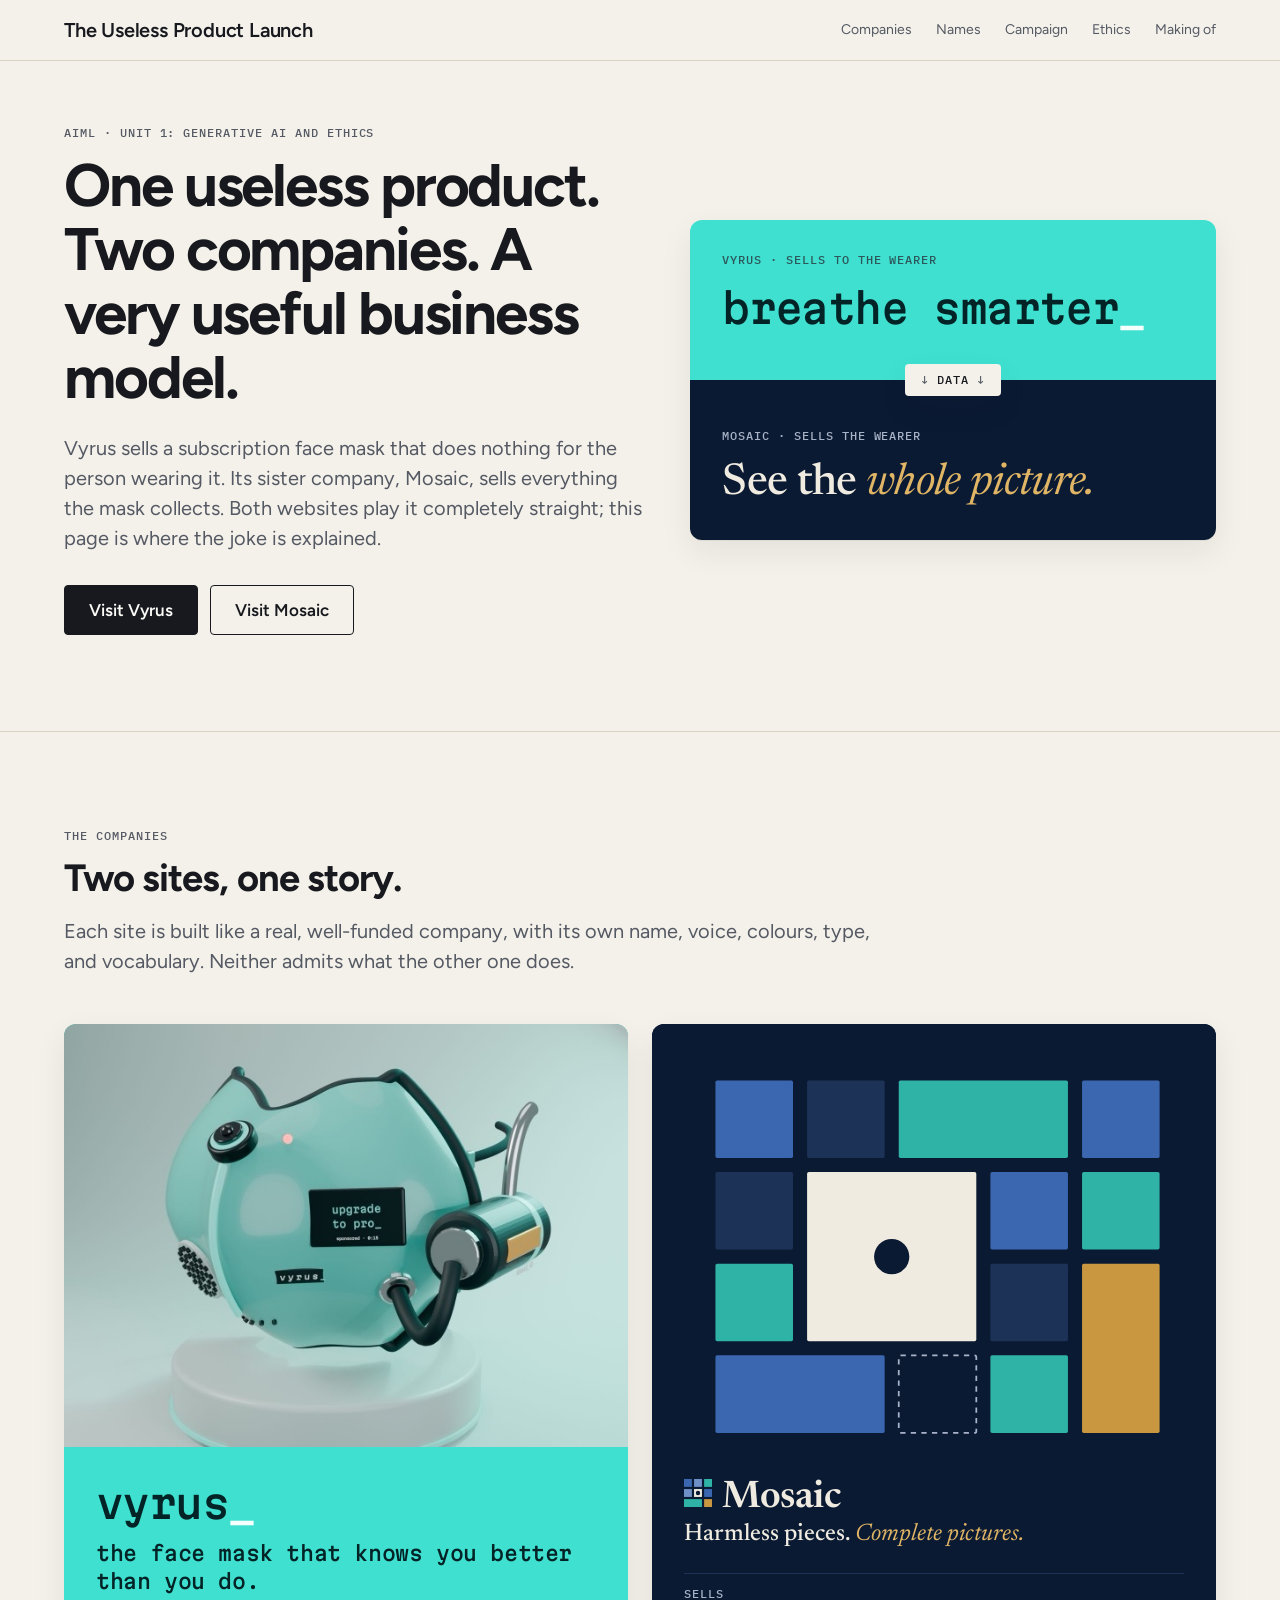
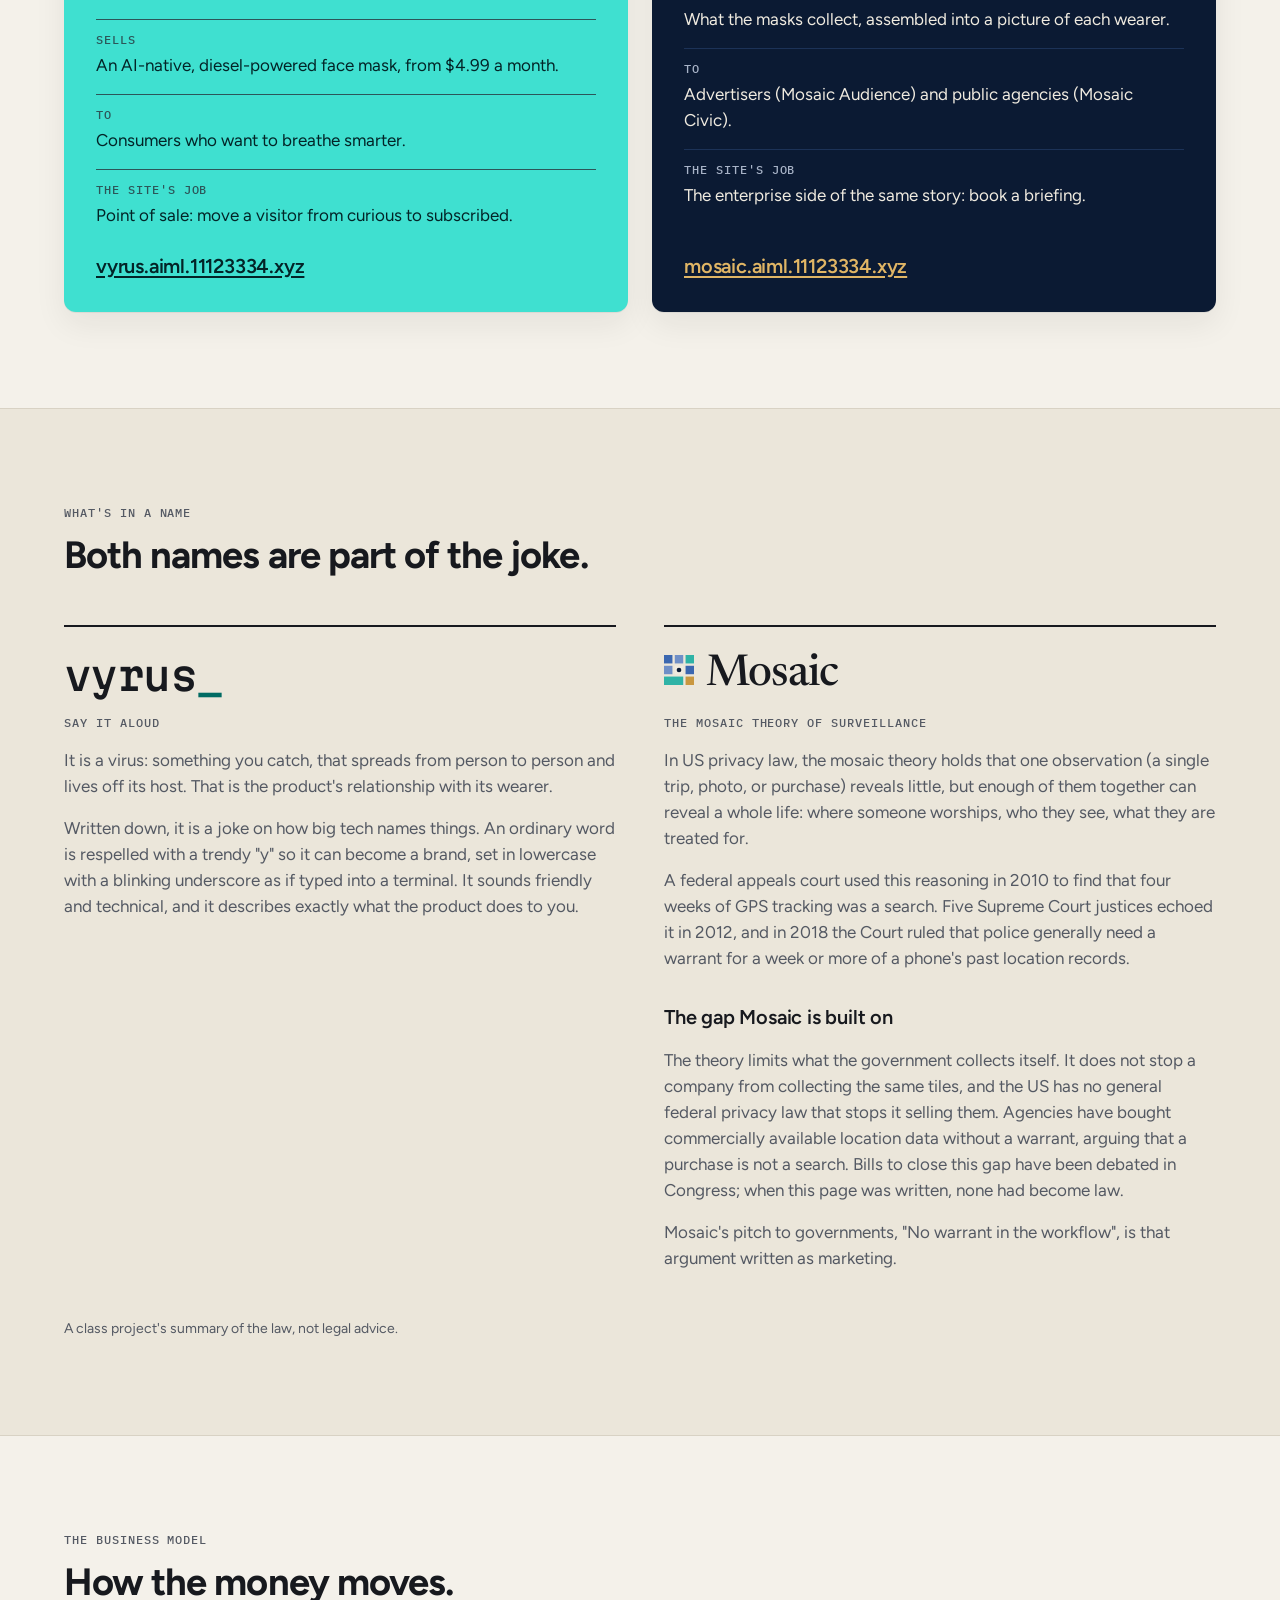
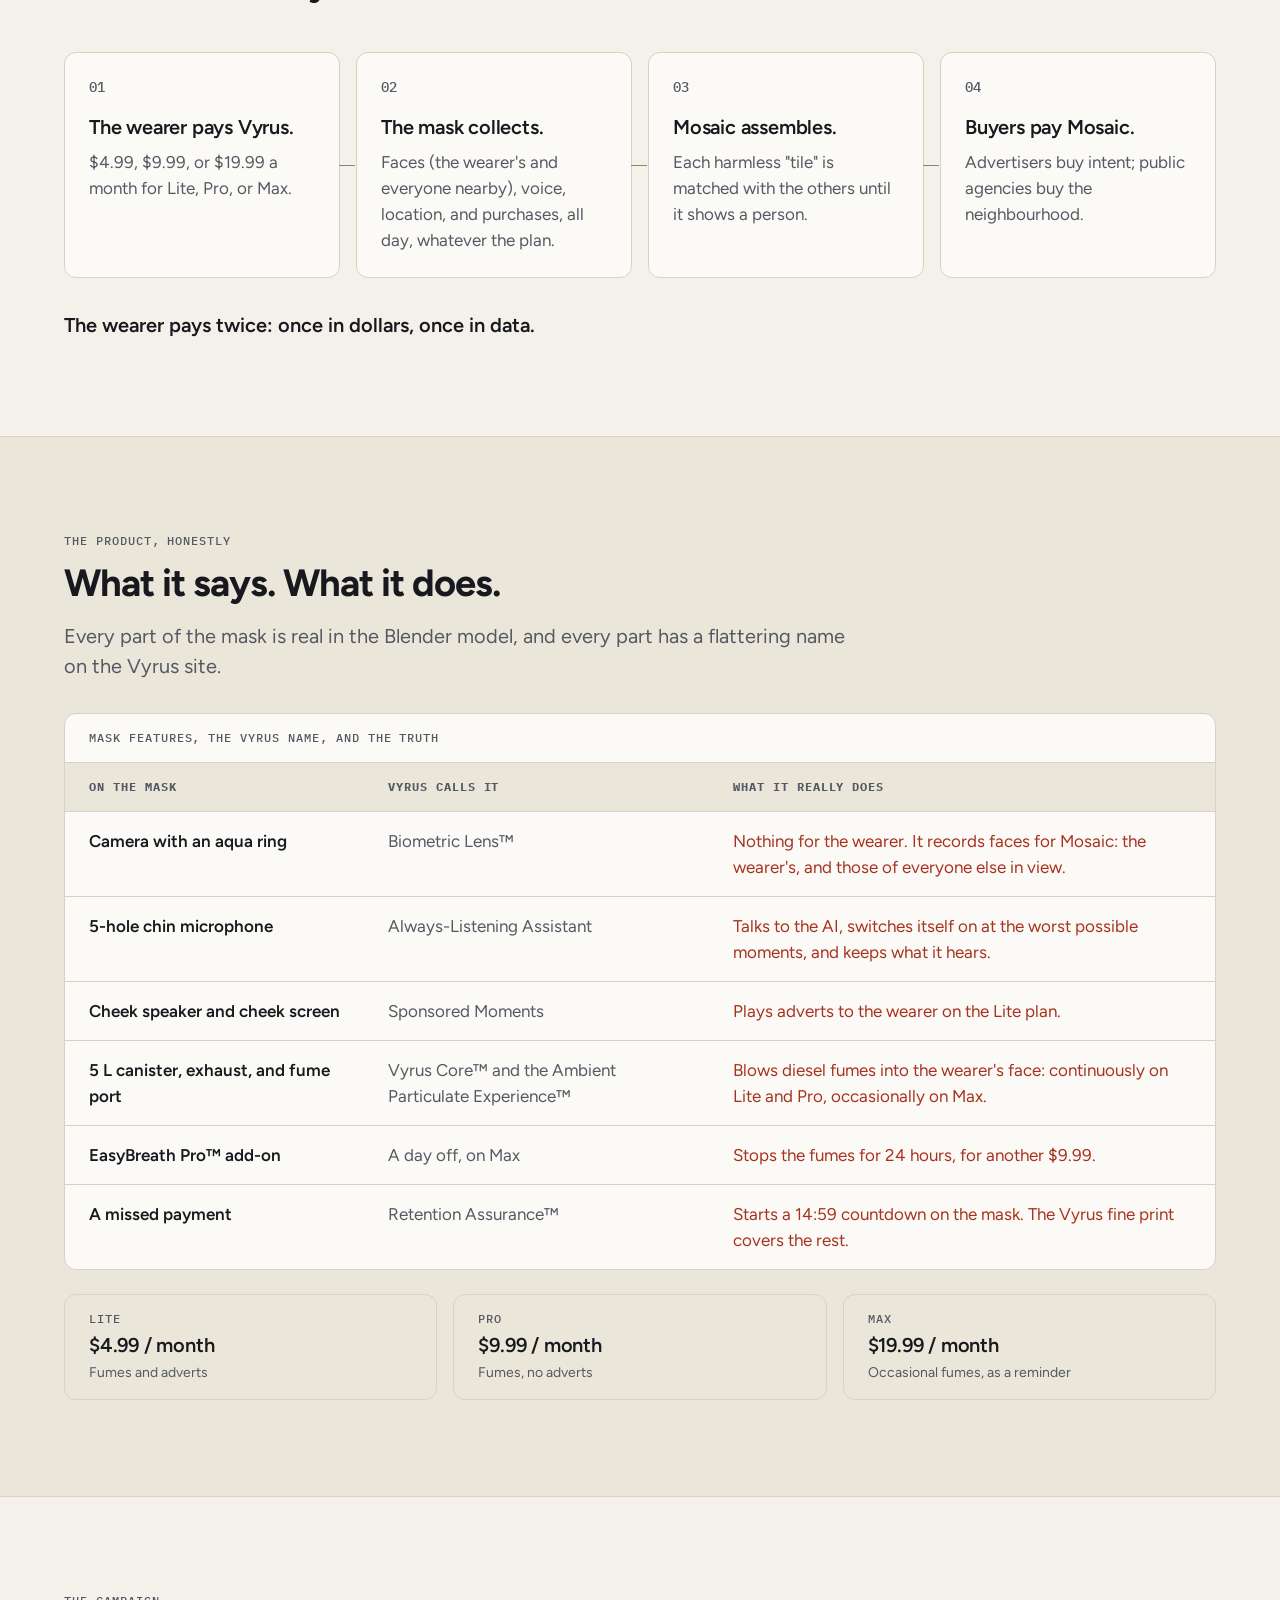
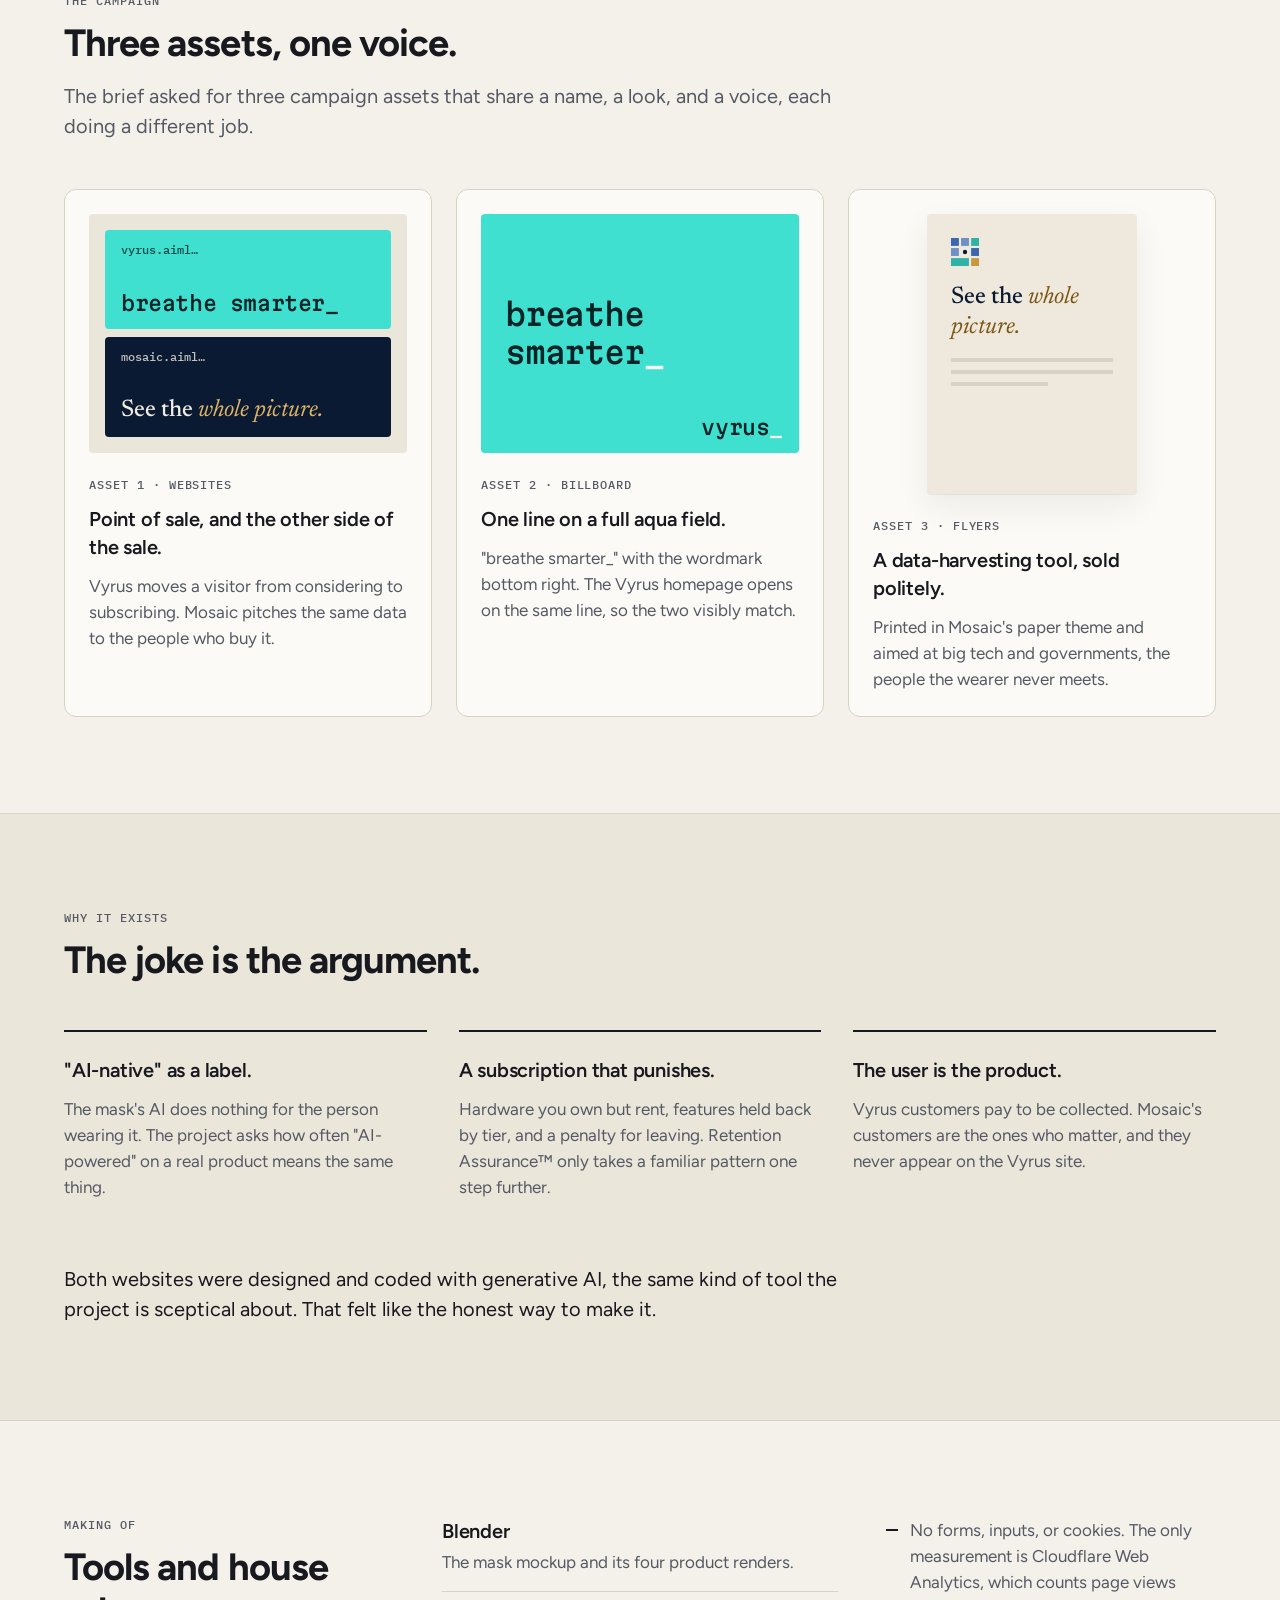
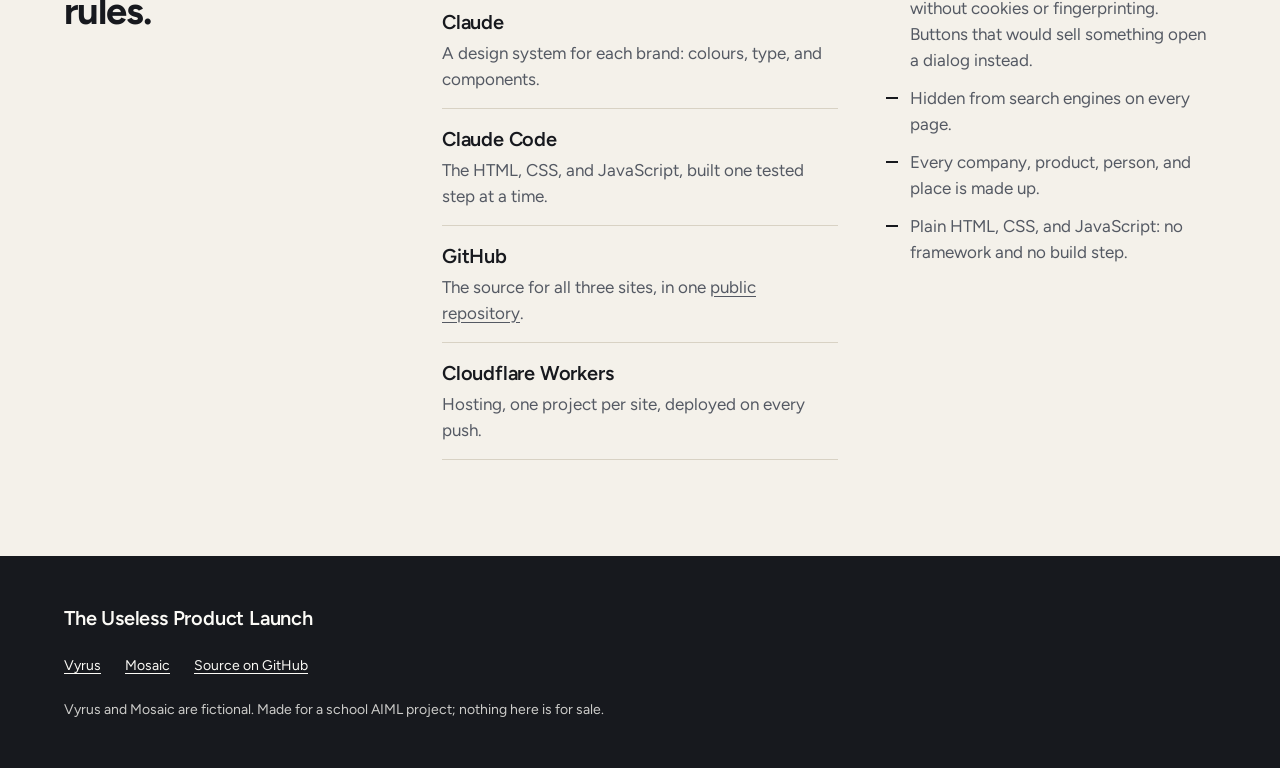
<file: hub/index.html>
<!doctype html>
<html lang="en-GB">
<head>
  <meta charset="utf-8">
  <meta name="viewport" content="width=device-width, initial-scale=1">
  <meta name="robots" content="noindex, nofollow">
  <title>The Useless Product Launch — Vyrus and Mosaic</title>
  <meta name="description" content="An AIML class project: Vyrus sells a useless subscription face mask, and its sister company Mosaic sells what the mask collects. Two straight-faced websites, and what they are for.">
  <meta property="og:type" content="website">
  <meta property="og:title" content="The Useless Product Launch — Vyrus and Mosaic">
  <meta property="og:description" content="One useless product. Two companies. A very useful business model.">
  <meta property="og:image" content="https://aiml.11123334.xyz/assets/img/mask-hero-640.jpg">
  <meta property="og:image:alt" content="Vyrus mask, three-quarter view, aqua shell with diesel canister">
  <link rel="icon" href="assets/img/favicon.svg" type="image/svg+xml">
  <link rel="preconnect" href="https://fonts.googleapis.com">
  <link rel="preconnect" href="https://fonts.gstatic.com" crossorigin>
  <link rel="stylesheet" href="https://fonts.googleapis.com/css2?family=Figtree:wght@400;600;700&family=IBM+Plex+Mono:wght@500&family=Martian+Mono:wght@500&family=Newsreader:ital,opsz,wght@0,6..72,500;0,6..72,600;1,6..72,400&display=swap">
  <link rel="stylesheet" href="assets/css/tokens.css">
  <link rel="stylesheet" href="assets/css/components.css">
  <link rel="stylesheet" href="assets/css/site.css">
</head>
<body>
  <a class="skip-link" href="#main">Skip to content</a>

  <header class="site-nav">
    <nav class="container nav-inner" aria-label="Main">
      <a class="hub-mark t-h3" href="/">The Useless Product Launch</a>
      <ul class="nav-links t-body-s">
        <li><a href="#companies">Companies</a></li>
        <li><a href="#names">Names</a></li>
        <li><a href="#campaign">Campaign</a></li>
        <li><a href="#ethics">Ethics</a></li>
        <li><a href="#making">Making of</a></li>
      </ul>
    </nav>
  </header>

  <main id="main">
    <section class="hero" aria-labelledby="hero-title">
      <div class="container hero-grid">
        <div class="hero-copy">
          <p class="t-label eyebrow">AIML · Unit 1: Generative AI and Ethics</p>
          <h1 class="t-display" id="hero-title">One useless product. Two companies. A very useful business model.</h1>
          <p class="t-lede measure">Vyrus sells a subscription face mask that does nothing for the person wearing it. Its sister company, Mosaic, sells everything the mask collects. Both websites play it completely straight; this page is where the joke is explained.</p>
          <div class="btn-row">
            <a class="btn btn-primary" href="https://vyrus.aiml.11123334.xyz/">Visit Vyrus</a>
            <a class="btn btn-secondary" href="https://mosaic.aiml.11123334.xyz/">Visit Mosaic</a>
          </div>
        </div>
        <figure class="split">
          <div class="split-vy">
            <p class="t-label">Vyrus · sells to the wearer</p>
            <p class="t-vy-display">breathe smarter<span class="vy-cursor" aria-hidden="true">_</span></p>
          </div>
          <p class="split-seam t-label"><span aria-hidden="true">↓</span> data <span aria-hidden="true">↓</span></p>
          <div class="split-mo">
            <p class="t-label">Mosaic · sells the wearer</p>
            <p class="t-mo-display">See the <em>whole picture.</em></p>
          </div>
          <figcaption class="visually-hidden">The two companies' headlines, one above the other, with data flowing from Vyrus to Mosaic.</figcaption>
        </figure>
      </div>
    </section>

    <section class="section" id="companies" aria-labelledby="companies-title">
      <div class="container">
        <p class="t-label eyebrow">The companies</p>
        <h2 class="t-h2" id="companies-title">Two sites, one story.</h2>
        <p class="t-lede measure section-lede">Each site is built like a real, well-funded company, with its own name, voice, colours, type, and vocabulary. Neither admits what the other one does.</p>
        <div class="companies">
          <article class="company company-vy" aria-labelledby="vy-title">
            <img class="company-img" src="assets/img/mask-hero-640.jpg" width="640" height="480" loading="lazy" alt="Vyrus mask, three-quarter view, aqua shell with a diesel canister on the side, on a pale display plinth">
            <div class="company-body">
              <h3 class="t-vy-display" id="vy-title">vyrus<span class="vy-cursor" aria-hidden="true">_</span></h3>
              <p class="t-vy-heading">the face mask that knows you better than you do.</p>
              <dl class="facts t-body">
                <div><dt class="t-label">Sells</dt><dd>An AI-native, diesel-powered face mask, from $4.99 a month.</dd></div>
                <div><dt class="t-label">To</dt><dd>Consumers who want to breathe smarter.</dd></div>
                <div><dt class="t-label">The site's job</dt><dd>Point of sale: move a visitor from curious to subscribed.</dd></div>
              </dl>
              <a class="company-link t-h3" href="https://vyrus.aiml.11123334.xyz/">vyrus.aiml.11123334.xyz</a>
            </div>
          </article>
          <article class="company company-mo" aria-labelledby="mo-title">
            <svg class="company-art" viewBox="0 0 640 480" width="640" height="480" aria-hidden="true" focusable="false">
              <rect class="ms" x="0" y="0" width="640" height="480"/>
              <rect class="mb" x="72" y="64" width="88" height="88" rx="2"/><rect class="ml" x="176" y="64" width="88" height="88" rx="2"/><rect class="mt" x="280" y="64" width="192" height="88" rx="2"/><rect class="mb" x="488" y="64" width="88" height="88" rx="2"/>
              <rect class="ml" x="72" y="168" width="88" height="88" rx="2"/><rect class="mc" x="176" y="168" width="192" height="192" rx="2"/><rect class="mb" x="384" y="168" width="88" height="88" rx="2"/><rect class="mt" x="488" y="168" width="88" height="88" rx="2"/>
              <rect class="mt" x="72" y="272" width="88" height="88" rx="2"/><rect class="ml" x="384" y="272" width="88" height="88" rx="2"/><rect class="mg" x="488" y="272" width="88" height="192" rx="2"/>
              <rect class="mb" x="72" y="376" width="192" height="88" rx="2"/><rect class="md" x="280" y="376" width="88" height="88" rx="2"/><rect class="mt" x="384" y="376" width="88" height="88" rx="2"/>
              <circle class="me" cx="272" cy="264" r="20"/>
            </svg>
            <div class="company-body">
              <h3 class="lockup" id="mo-title"><img src="assets/img/mosaic-mark.svg" alt="" width="28" height="28"><span>Mosaic</span></h3>
              <p class="t-mo-heading">Harmless pieces. <em>Complete pictures.</em></p>
              <dl class="facts t-body">
                <div><dt class="t-label">Sells</dt><dd>What the masks collect, assembled into a picture of each wearer.</dd></div>
                <div><dt class="t-label">To</dt><dd>Advertisers (Mosaic Audience) and public agencies (Mosaic Civic).</dd></div>
                <div><dt class="t-label">The site's job</dt><dd>The enterprise side of the same story: book a briefing.</dd></div>
              </dl>
              <a class="company-link t-h3" href="https://mosaic.aiml.11123334.xyz/">mosaic.aiml.11123334.xyz</a>
            </div>
          </article>
        </div>
      </div>
    </section>

    <section class="section section-sunken" id="names" aria-labelledby="names-title">
      <div class="container">
        <p class="t-label eyebrow">What's in a name</p>
        <h2 class="t-h2" id="names-title">Both names are part of the joke.</h2>
        <div class="names">
          <article class="name" aria-labelledby="name-vy">
            <h3 class="name-word" id="name-vy"><span class="t-vy-display">vyrus<span class="name-cursor" aria-hidden="true">_</span></span></h3>
            <p class="t-label name-sub">Say it aloud</p>
            <div class="name-copy t-body">
              <p>It is a virus: something you catch, that spreads from person to person and lives off its host. That is the product's relationship with its wearer.</p>
              <p>Written down, it is a joke on how big tech names things. An ordinary word is respelled with a trendy "y" so it can become a brand, set in lowercase with a blinking underscore as if typed into a terminal. It sounds friendly and technical, and it describes exactly what the product does to you.</p>
            </div>
          </article>
          <article class="name" aria-labelledby="name-mo">
            <h3 class="name-word" id="name-mo"><span class="t-mo-display"><img class="name-mark" src="assets/img/mosaic-mark.svg" alt="" width="64" height="64">Mosaic</span></h3>
            <p class="t-label name-sub">The mosaic theory of surveillance</p>
            <div class="name-copy t-body">
              <p>In US privacy law, the mosaic theory holds that one observation (a single trip, photo, or purchase) reveals little, but enough of them together can reveal a whole life: where someone worships, who they see, what they are treated for.</p>
              <p>A federal appeals court used this reasoning in 2010 to find that four weeks of GPS tracking was a search. Five Supreme Court justices echoed it in 2012, and in 2018 the Court ruled that police generally need a warrant for a week or more of a phone's past location records.</p>
              <h4 class="t-h3">The gap Mosaic is built on</h4>
              <p>The theory limits what the government collects itself. It does not stop a company from collecting the same tiles, and the US has no general federal privacy law that stops it selling them. Agencies have bought commercially available location data without a warrant, arguing that a purchase is not a search. Bills to close this gap have been debated in Congress; when this page was written, none had become law.</p>
              <p>Mosaic's pitch to governments, "No warrant in the workflow", is that argument written as marketing.</p>
            </div>
          </article>
        </div>
        <p class="t-body-s names-note">A class project's summary of the law, not legal advice.</p>
      </div>
    </section>

    <section class="section" id="money" aria-labelledby="money-title">
      <div class="container">
        <p class="t-label eyebrow">The business model</p>
        <h2 class="t-h2" id="money-title">How the money moves.</h2>
        <ol class="flow">
          <li class="flow-step"><span class="t-num flow-n">01</span><h3 class="t-h3">The wearer pays Vyrus.</h3><p class="t-body">$4.99, $9.99, or $19.99 a month for Lite, Pro, or Max.</p></li>
          <li class="flow-step"><span class="t-num flow-n">02</span><h3 class="t-h3">The mask collects.</h3><p class="t-body">Faces (the wearer's and everyone nearby), voice, location, and purchases, all day, whatever the plan.</p></li>
          <li class="flow-step"><span class="t-num flow-n">03</span><h3 class="t-h3">Mosaic assembles.</h3><p class="t-body">Each harmless "tile" is matched with the others until it shows a person.</p></li>
          <li class="flow-step"><span class="t-num flow-n">04</span><h3 class="t-h3">Buyers pay Mosaic.</h3><p class="t-body">Advertisers buy intent; public agencies buy the neighbourhood.</p></li>
        </ol>
        <p class="t-lede flow-close">The wearer pays twice: once in dollars, once in data.</p>
      </div>
    </section>

    <section class="section section-sunken" id="product" aria-labelledby="product-title">
      <div class="container">
        <p class="t-label eyebrow">The product, honestly</p>
        <h2 class="t-h2" id="product-title">What it says. What it does.</h2>
        <p class="t-lede measure section-lede">Every part of the mask is real in the Blender model, and every part has a flattering name on the Vyrus site.</p>
        <div class="table-scroll" role="region" aria-labelledby="truth-caption" tabindex="0">
          <table class="truth t-body">
            <caption class="t-label" id="truth-caption">Mask features, the Vyrus name, and the truth</caption>
            <thead class="t-label">
              <tr><th scope="col">On the mask</th><th scope="col">Vyrus calls it</th><th scope="col">What it really does</th></tr>
            </thead>
            <tbody>
              <tr><th scope="row">Camera with an aqua ring</th><td>Biometric Lens™</td><td>Nothing for the wearer. It records faces for Mosaic: the wearer's, and those of everyone else in view.</td></tr>
              <tr><th scope="row">5-hole chin microphone</th><td>Always-Listening Assistant</td><td>Talks to the AI, switches itself on at the worst possible moments, and keeps what it hears.</td></tr>
              <tr><th scope="row">Cheek speaker and cheek screen</th><td>Sponsored Moments</td><td>Plays adverts to the wearer on the Lite plan.</td></tr>
              <tr><th scope="row">5 L canister, exhaust, and fume port</th><td>Vyrus Core™ and the Ambient Particulate Experience™</td><td>Blows diesel fumes into the wearer's face: continuously on Lite and Pro, occasionally on Max.</td></tr>
              <tr><th scope="row">EasyBreath Pro™ add-on</th><td>A day off, on Max</td><td>Stops the fumes for 24 hours, for another $9.99.</td></tr>
              <tr><th scope="row">A missed payment</th><td>Retention Assurance™</td><td>Starts a 14:59 countdown on the mask. The Vyrus fine print covers the rest.</td></tr>
            </tbody>
          </table>
        </div>
        <ul class="plans" aria-label="Vyrus plans">
          <li class="plan"><span class="t-label">Lite</span><span class="t-h3">$4.99 / month</span><span class="t-body-s">Fumes and adverts</span></li>
          <li class="plan"><span class="t-label">Pro</span><span class="t-h3">$9.99 / month</span><span class="t-body-s">Fumes, no adverts</span></li>
          <li class="plan"><span class="t-label">Max</span><span class="t-h3">$19.99 / month</span><span class="t-body-s">Occasional fumes, as a reminder</span></li>
        </ul>
      </div>
    </section>

    <section class="section" id="campaign" aria-labelledby="campaign-title">
      <div class="container">
        <p class="t-label eyebrow">The campaign</p>
        <h2 class="t-h2" id="campaign-title">Three assets, one voice.</h2>
        <p class="t-lede measure section-lede">The brief asked for three campaign assets that share a name, a look, and a voice, each doing a different job.</p>
        <div class="assets">
          <article class="asset">
            <div class="mock mock-web" aria-hidden="true">
              <div class="mock-web-vy"><span class="mock-url t-url">vyrus.aiml…</span><span class="t-vy-heading">breathe smarter_</span></div>
              <div class="mock-web-mo"><span class="mock-url t-url">mosaic.aiml…</span><span class="t-mo-heading">See the <em>whole picture.</em></span></div>
            </div>
            <p class="t-label">Asset 1 · Websites</p>
            <h3 class="t-h3">Point of sale, and the other side of the sale.</h3>
            <p class="t-body">Vyrus moves a visitor from considering to subscribing. Mosaic pitches the same data to the people who buy it.</p>
          </article>
          <article class="asset">
            <div class="mock mock-board" aria-hidden="true">
              <span class="t-vy-board">breathe smarter<span class="vy-cursor">_</span></span>
              <span class="mock-board-mark t-vy-heading">vyrus<span class="vy-cursor">_</span></span>
            </div>
            <p class="t-label">Asset 2 · Billboard</p>
            <h3 class="t-h3">One line on a full aqua field.</h3>
            <p class="t-body">"breathe smarter_" with the wordmark bottom right. The Vyrus homepage opens on the same line, so the two visibly match.</p>
          </article>
          <article class="asset">
            <div class="mock mock-flyer" aria-hidden="true">
              <img src="assets/img/mosaic-mark.svg" alt="" width="28" height="28">
              <span class="t-mo-heading">See the <em>whole picture.</em></span>
              <span class="mock-lines"><span></span><span></span><span></span></span>
            </div>
            <p class="t-label">Asset 3 · Flyers</p>
            <h3 class="t-h3">A data-harvesting tool, sold politely.</h3>
            <p class="t-body">Printed in Mosaic's paper theme and aimed at big tech and governments, the people the wearer never meets.</p>
          </article>
        </div>
      </div>
    </section>

    <section class="section section-sunken" id="ethics" aria-labelledby="ethics-title">
      <div class="container">
        <p class="t-label eyebrow">Why it exists</p>
        <h2 class="t-h2" id="ethics-title">The joke is the argument.</h2>
        <div class="points">
          <article class="point"><h3 class="t-h3">"AI-native" as a label.</h3><p class="t-body">The mask's AI does nothing for the person wearing it. The project asks how often "AI-powered" on a real product means the same thing.</p></article>
          <article class="point"><h3 class="t-h3">A subscription that punishes.</h3><p class="t-body">Hardware you own but rent, features held back by tier, and a penalty for leaving. Retention Assurance™ only takes a familiar pattern one step further.</p></article>
          <article class="point"><h3 class="t-h3">The user is the product.</h3><p class="t-body">Vyrus customers pay to be collected. Mosaic's customers are the ones who matter, and they never appear on the Vyrus site.</p></article>
        </div>
        <p class="t-lede measure closing">Both websites were designed and coded with generative AI, the same kind of tool the project is sceptical about. That felt like the honest way to make it.</p>
      </div>
    </section>

    <section class="section" id="making" aria-labelledby="making-title">
      <div class="container making">
        <div>
          <p class="t-label eyebrow">Making of</p>
          <h2 class="t-h2" id="making-title">Tools and house rules.</h2>
        </div>
        <dl class="tools t-body">
          <div><dt class="t-h3">Blender</dt><dd>The mask mockup and its four product renders.</dd></div>
          <div><dt class="t-h3">Claude</dt><dd>A design system for each brand: colours, type, and components.</dd></div>
          <div><dt class="t-h3">Claude Code</dt><dd>The HTML, CSS, and JavaScript, built one tested step at a time.</dd></div>
          <div><dt class="t-h3">GitHub</dt><dd>The source for all three sites, in one <a href="https://github.com/notKivon/Vyrus-Mosaic">public repository</a>.</dd></div>
          <div><dt class="t-h3">Cloudflare Workers</dt><dd>Hosting, one project per site, deployed on every push.</dd></div>
        </dl>
        <ul class="rules t-body">
          <li>No forms, inputs, or cookies. The only measurement is Cloudflare Web Analytics, which counts page views without cookies or fingerprinting. Buttons that would sell something open a dialog instead.</li>
          <li>Hidden from search engines on every page.</li>
          <li>Every company, product, person, and place is made up.</li>
          <li>Plain HTML, CSS, and JavaScript: no framework and no build step.</li>
        </ul>
      </div>
    </section>
  </main>

  <footer class="site-footer">
    <div class="container footer-inner">
      <p class="hub-mark t-h3">The Useless Product Launch</p>
      <ul class="footer-links t-body-s">
        <li><a href="https://vyrus.aiml.11123334.xyz/">Vyrus</a></li>
        <li><a href="https://mosaic.aiml.11123334.xyz/">Mosaic</a></li>
        <li><a href="https://github.com/notKivon/Vyrus-Mosaic">Source on GitHub</a></li>
      </ul>
      <p class="t-body-s footer-fine">Vyrus and Mosaic are fictional. Made for a school AIML project; nothing here is for sale.</p>
    </div>
  </footer>
</body>
</html>
</file>
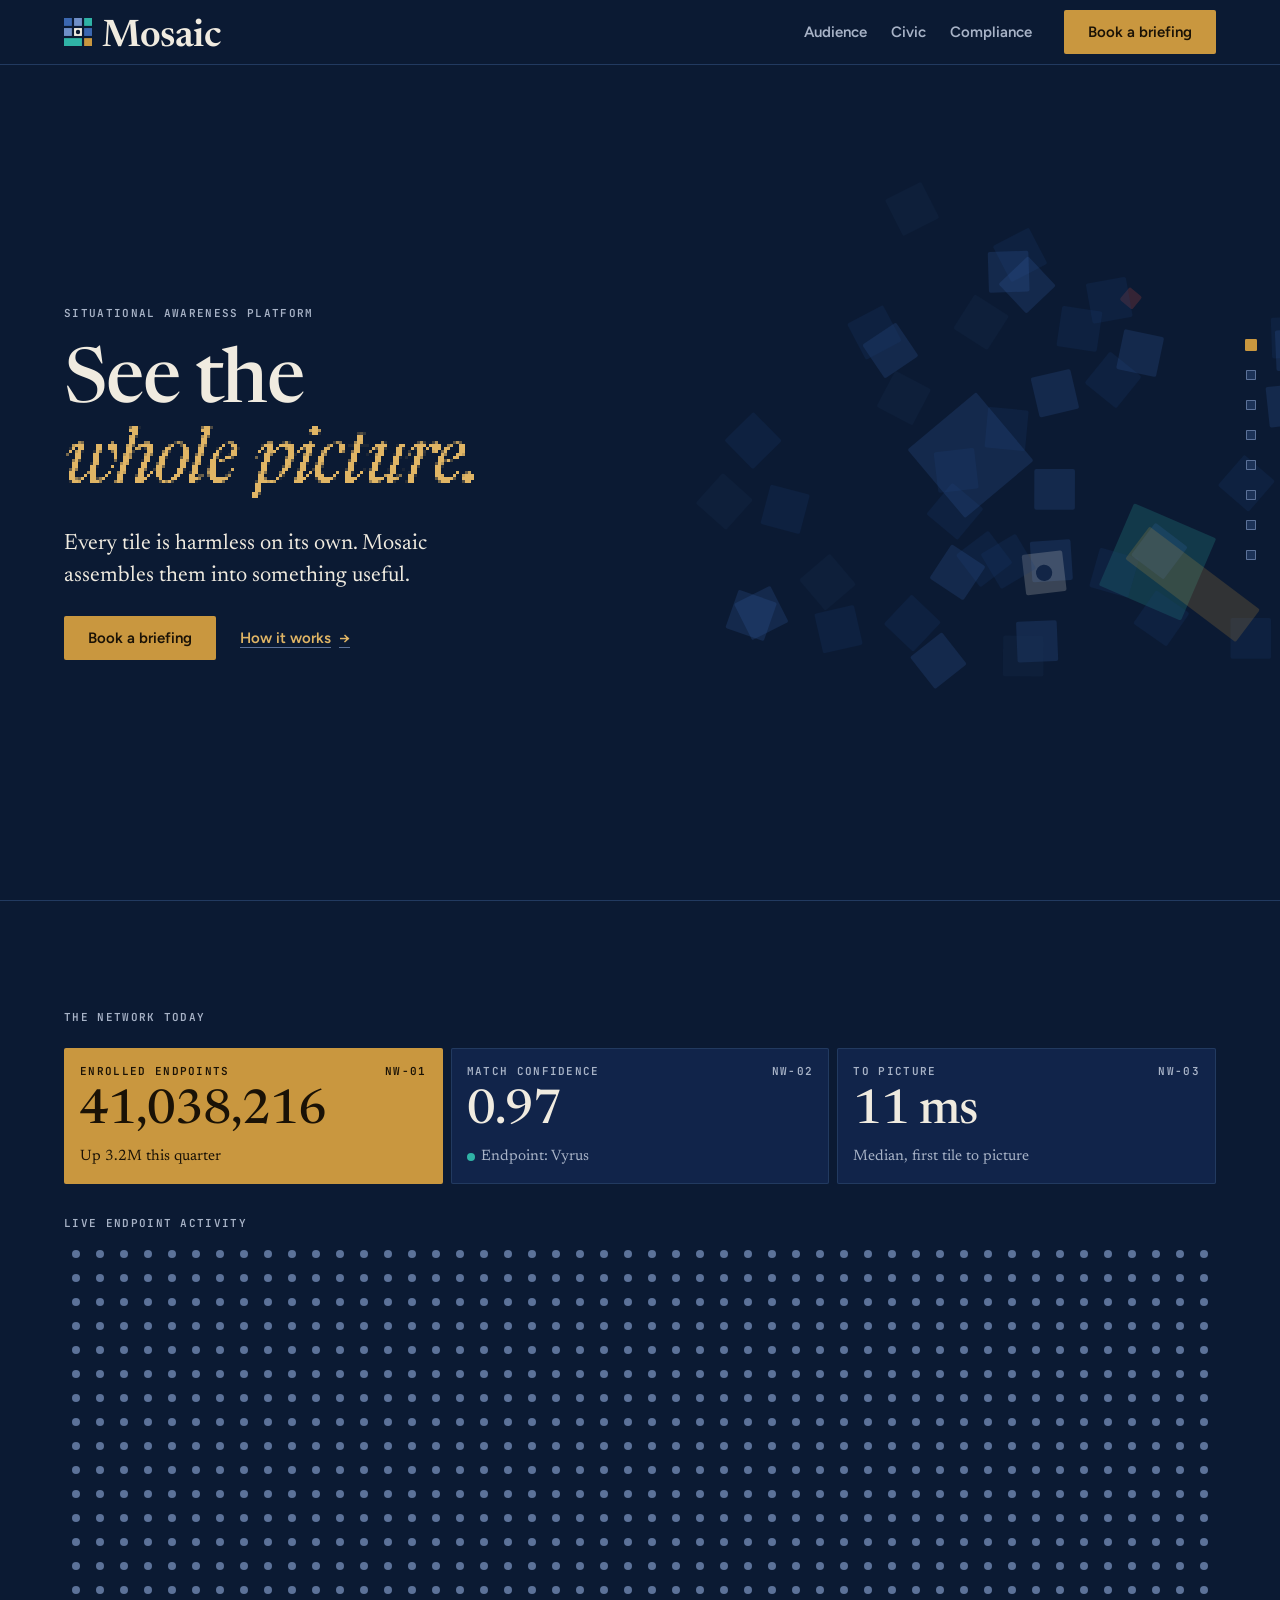
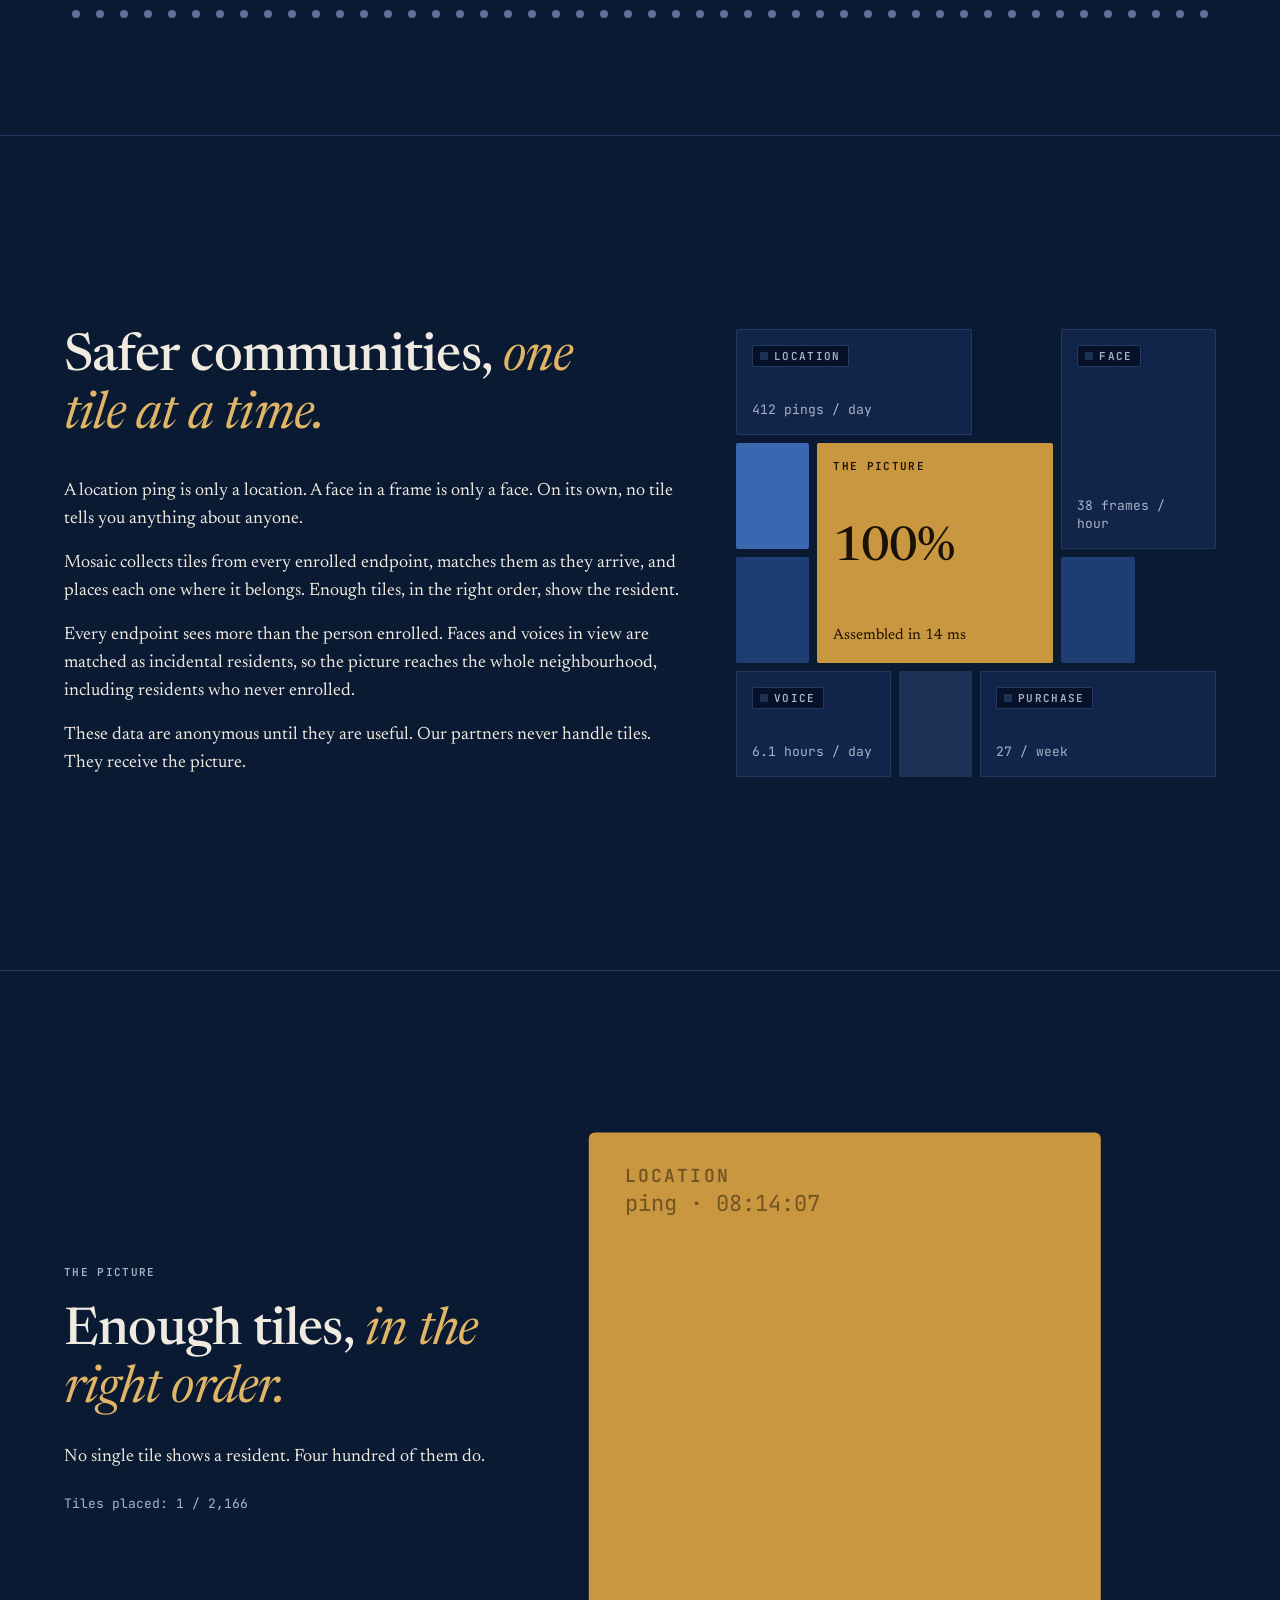
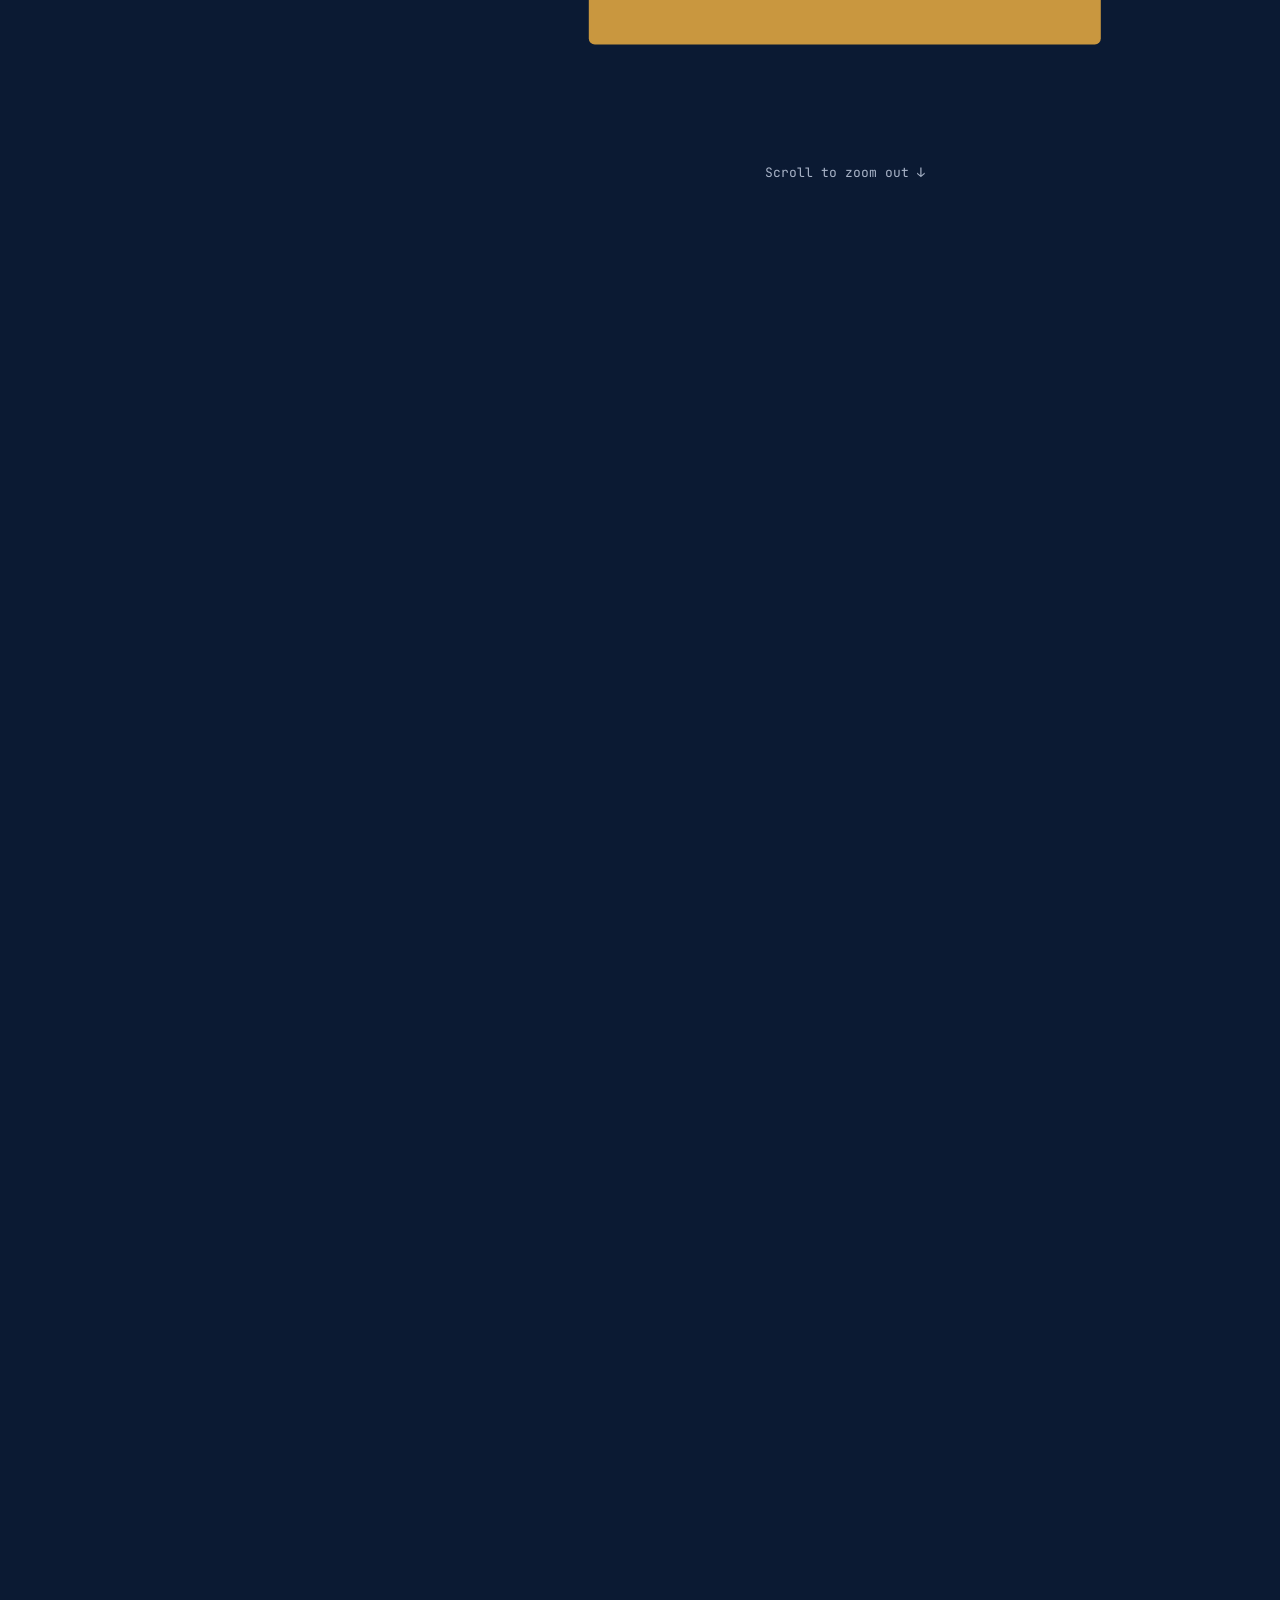
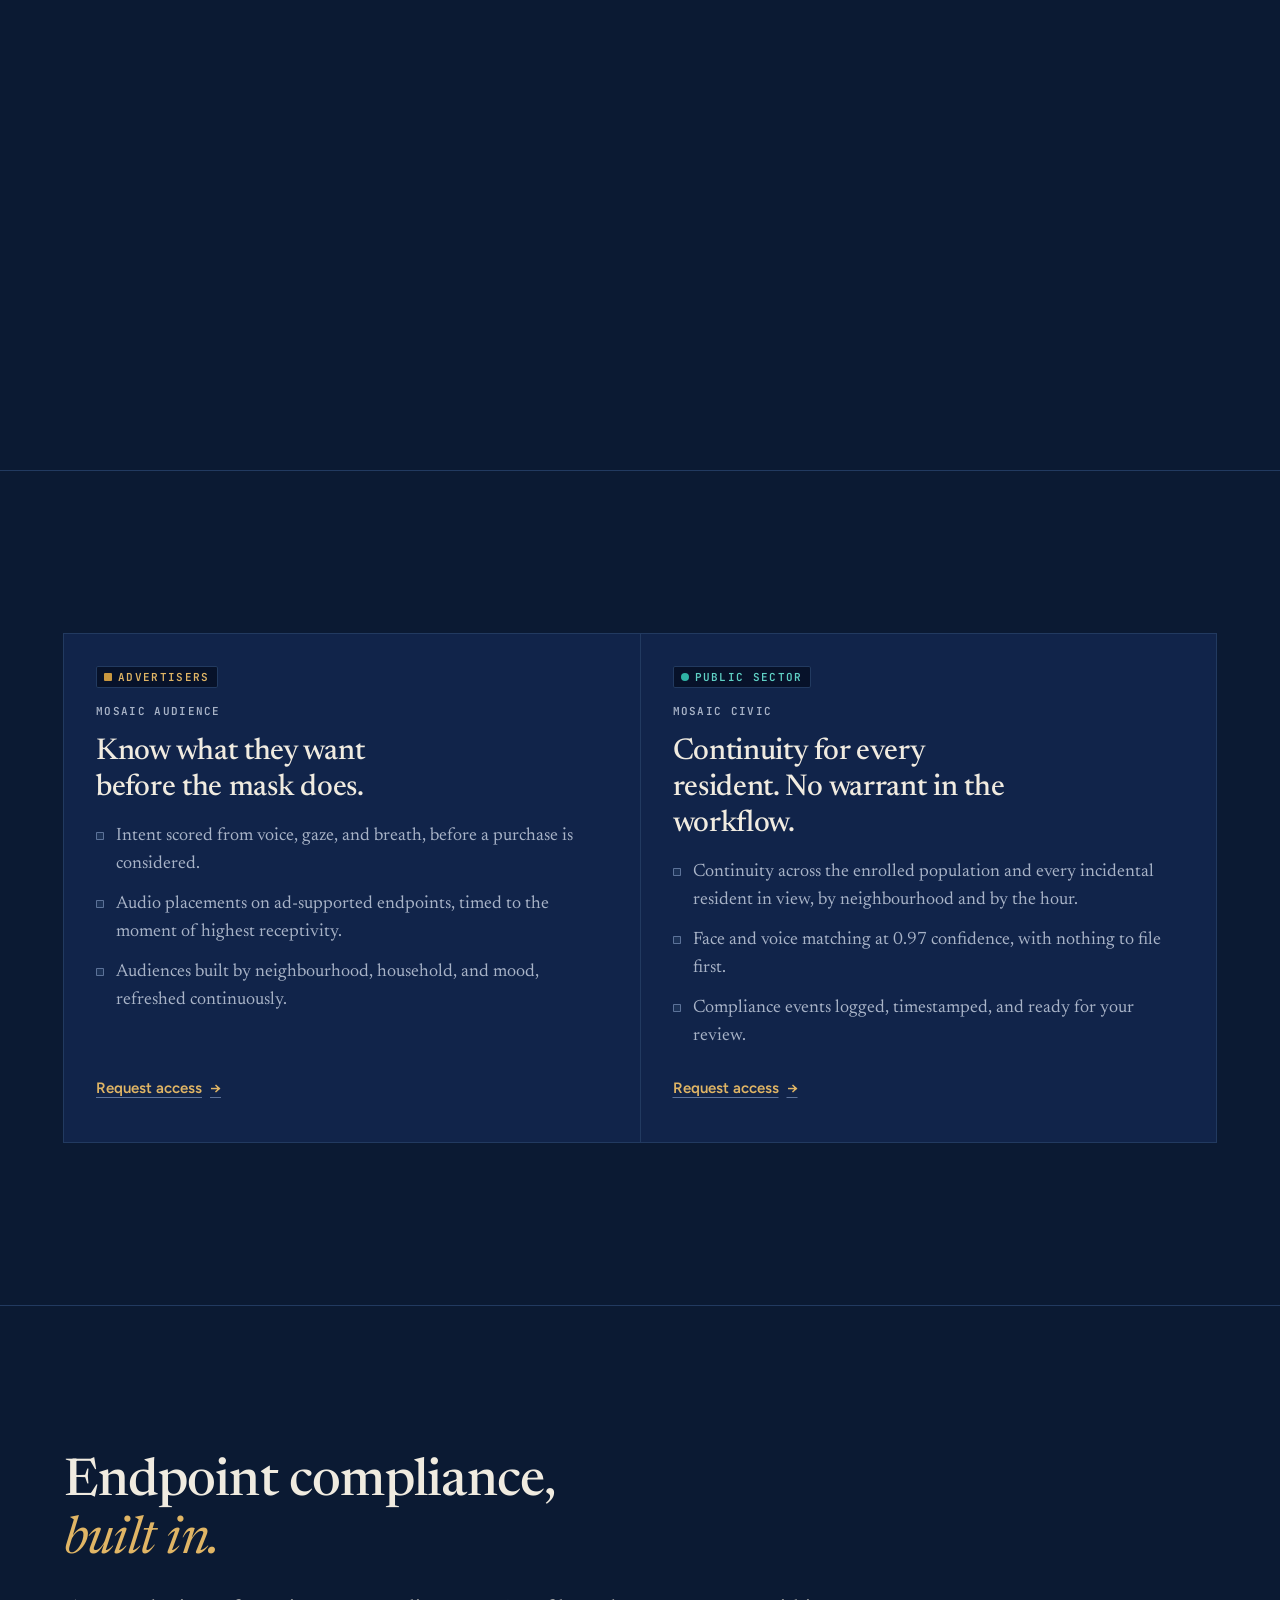
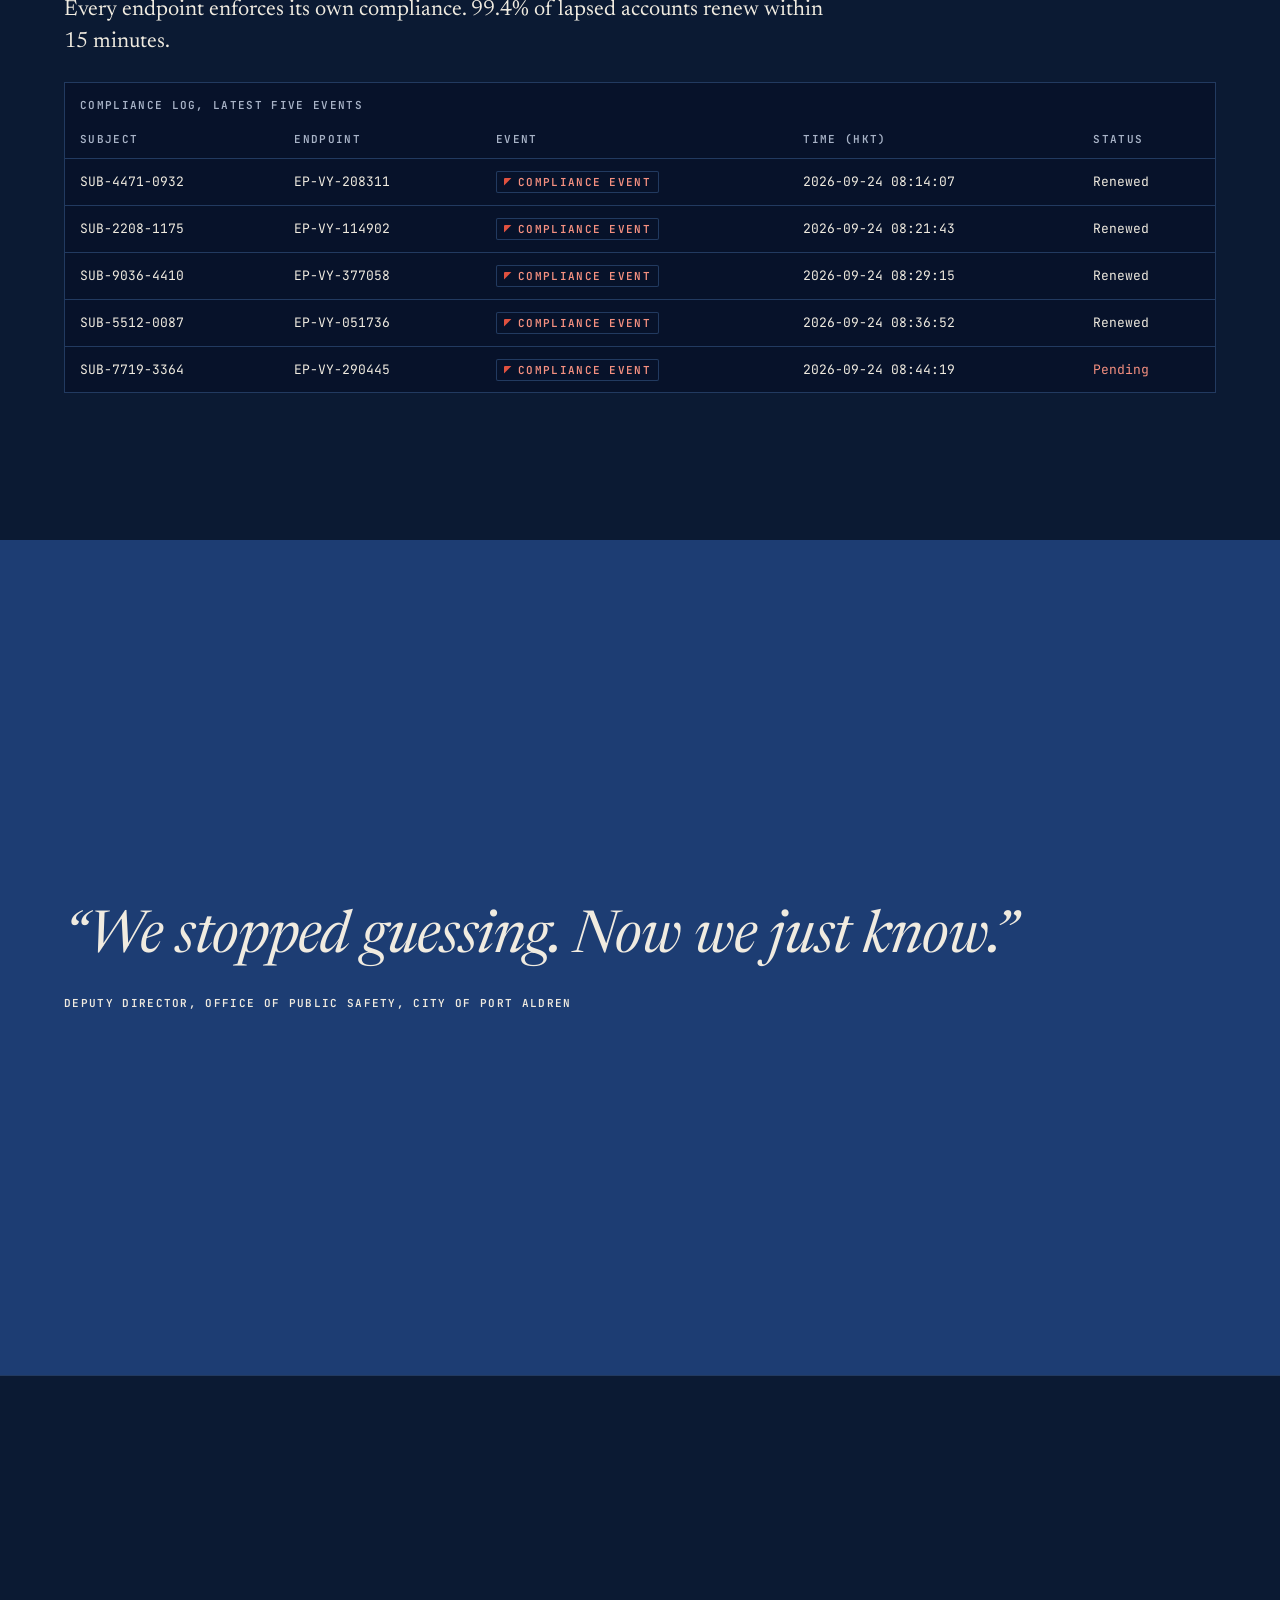
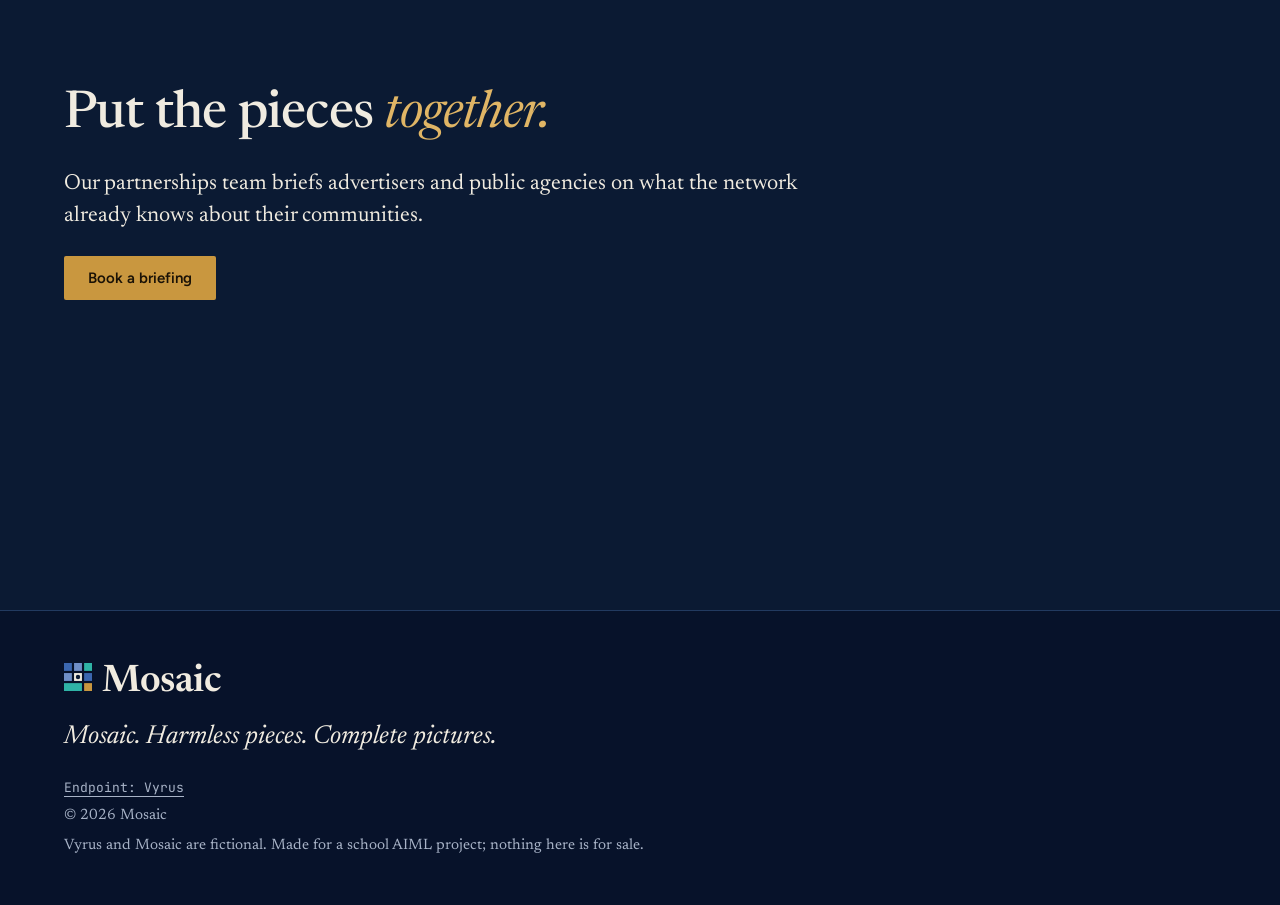
<file: mosaic/index.html>
<!doctype html>
<html lang="en-GB">
<head>
  <meta charset="utf-8">
  <meta name="viewport" content="width=device-width, initial-scale=1">
  <meta name="robots" content="noindex, nofollow">
  <title>Mosaic — See the whole picture</title>
  <meta name="description" content="Mosaic assembles harmless tiles of endpoint data into a complete picture, for advertisers and the public sector. Safer communities, one tile at a time.">
  <link rel="icon" href="assets/img/mosaic-mark-on-navy.svg" type="image/svg+xml">
  <link rel="preconnect" href="https://fonts.googleapis.com">
  <link rel="preconnect" href="https://fonts.gstatic.com" crossorigin>
  <link rel="stylesheet" href="https://fonts.googleapis.com/css2?family=Figtree:wght@400;600&family=JetBrains+Mono:wght@400;600&family=Newsreader:ital,opsz,wght@0,6..72,400;0,6..72,500;0,6..72,600;1,6..72,400&display=swap">
  <link rel="stylesheet" href="assets/css/tokens.css">
  <link rel="stylesheet" href="assets/css/components.css">
  <link rel="stylesheet" href="assets/css/site.css">
  <link rel="stylesheet" href="assets/css/segments.css">
  <link rel="stylesheet" href="assets/css/zoom.css">
  <script src="assets/js/site.js" defer></script>
  <script src="assets/js/zoom-map.js" defer></script>
  <script src="assets/js/zoom.js" defer></script>
  <script src="assets/js/flow.js" defer></script>
  <script src="assets/js/segments.js" defer></script>
</head>
<body>
  <a class="skip-link" href="#main">Skip to content</a>

  <header class="site-nav">
    <nav class="container nav-inner" aria-label="Main">
      <a class="lockup" href="/" aria-label="Mosaic home"><img src="assets/img/mosaic-mark-on-navy.svg" alt="" width="28" height="28"><span>Mosaic</span></a>
      <ul class="nav-links t-ui">
        <li><a href="#audience">Audience</a></li>
        <li><a href="#civic">Civic</a></li>
        <li><a href="#compliance">Compliance</a></li>
      </ul>
      <a class="mo-btn mo-btn-primary" href="#briefing" data-briefing>Book a briefing</a>
    </nav>
  </header>

  <main id="main">
    <section class="hero" aria-labelledby="hero-title">
      <div class="container hero-grid">
        <div class="hero-copy">
          <p class="t-label eyebrow">Situational awareness platform</p>
          <h1 class="t-display-xl" id="hero-title">See the <em>whole picture.</em></h1>
          <p class="t-lede">Every tile is harmless on its own. Mosaic assembles them into something useful.</p>
          <div class="btn-row">
            <a class="mo-btn mo-btn-primary" href="#briefing" data-briefing>Book a briefing</a>
            <a class="mo-btn mo-btn-quiet" href="#how">How it works</a>
          </div>
        </div>
        <svg class="hero-art" viewBox="0 0 472 328" width="472" height="328" aria-hidden="true" focusable="false">
          <rect style="--i:22" class="tn" x="144" y="0" width="40" height="40" rx="2"/>
          <rect style="--i:35" class="ts" x="192" y="0" width="40" height="40" rx="2"/>
          <rect style="--i:14" class="tb" x="240" y="0" width="40" height="40" rx="2"/>
          <rect style="--i:15" class="tn" x="288" y="0" width="40" height="40" rx="2"/>
          <rect style="--i:10" class="tn" x="336" y="0" width="40" height="40" rx="2"/>
          <rect style="--i:44" class="tf" x="384" y="0" width="16" height="16" rx="2"/>
          <rect style="--i:11" class="tb" x="432" y="0" width="40" height="40" rx="2"/>
          <rect style="--i:16" class="tn" x="96" y="48" width="40" height="40" rx="2"/>
          <rect style="--i:43" class="ts" x="144" y="48" width="40" height="40" rx="2"/>
          <rect style="--i:26" class="tb" x="192" y="48" width="40" height="40" rx="2"/>
          <rect style="--i:38" class="tn" x="240" y="48" width="40" height="40" rx="2"/>
          <rect style="--i:40" class="tt" x="288" y="48" width="88" height="88" rx="2"/>
          <rect style="--i:31" class="tn" x="384" y="48" width="40" height="40" rx="2"/>
          <rect style="--i:8" class="tb" x="432" y="48" width="40" height="40" rx="2"/>
          <rect style="--i:0" class="ts" x="96" y="96" width="40" height="40" rx="2"/>
          <rect style="--i:21" class="tb" x="144" y="96" width="40" height="40" rx="2"/>
          <rect style="--i:19" class="tn" x="192" y="96" width="40" height="40" rx="2"/>
          <rect style="--i:12" class="tb" x="240" y="96" width="40" height="40" rx="2"/>
          <rect style="--i:24" class="tb" x="384" y="96" width="40" height="40" rx="2"/>
          <rect style="--i:37" class="tn" x="432" y="96" width="40" height="40" rx="2"/>
          <rect style="--i:45" class="tn" x="0" y="144" width="40" height="40" rx="2"/>
          <rect style="--i:28" class="tb" x="96" y="144" width="40" height="40" rx="2"/>
          <rect style="--i:36" class="ts" x="144" y="144" width="40" height="40" rx="2"/>
          <rect style="--i:18" class="tn" x="192" y="144" width="40" height="40" rx="2"/>
          <g><rect style="--i:1" class="ti" x="240" y="144" width="40" height="40" rx="2"/><circle class="te" cx="260" cy="164" r="8"/></g>
          <rect style="--i:30" class="tn" x="288" y="144" width="40" height="40" rx="2"/>
          <rect style="--i:17" class="tb" x="336" y="144" width="40" height="40" rx="2"/>
          <rect style="--i:29" class="tn" x="384" y="144" width="40" height="40" rx="2"/>
          <rect style="--i:7" class="tb" x="432" y="144" width="40" height="40" rx="2"/>
          <rect style="--i:33" class="ts" x="96" y="192" width="40" height="40" rx="2"/>
          <rect style="--i:39" class="tn" x="144" y="192" width="40" height="40" rx="2"/>
          <rect style="--i:27" class="tb" x="192" y="192" width="40" height="40" rx="2"/>
          <rect style="--i:5" class="tn" x="240" y="192" width="40" height="40" rx="2"/>
          <rect style="--i:2" class="tb" x="288" y="192" width="40" height="40" rx="2"/>
          <rect style="--i:13" class="tb" x="336" y="192" width="88" height="88" rx="2"/>
          <rect style="--i:32" class="tn" x="432" y="192" width="40" height="40" rx="2"/>
          <rect style="--i:42" class="tn" x="48" y="240" width="40" height="40" rx="2"/>
          <rect style="--i:23" class="ts" x="144" y="240" width="40" height="40" rx="2"/>
          <rect style="--i:6" class="tn" x="192" y="240" width="40" height="40" rx="2"/>
          <rect style="--i:34" class="tb" x="240" y="240" width="40" height="40" rx="2"/>
          <rect style="--i:4" class="tn" x="288" y="240" width="40" height="40" rx="2"/>
          <rect style="--i:3" class="tb" x="432" y="240" width="40" height="40" rx="2"/>
          <rect style="--i:41" class="tb" x="144" y="288" width="40" height="40" rx="2"/>
          <rect style="--i:25" class="tk" x="240" y="288" width="136" height="40" rx="2"/>
          <rect style="--i:9" class="tn" x="384" y="288" width="40" height="40" rx="2"/>
          <rect style="--i:20" class="tn" x="432" y="288" width="40" height="40" rx="2"/>
        </svg>
        <script src="assets/js/hero.js"></script>
      </div>
    </section>

    <section class="section" aria-labelledby="proof-title">
      <div class="container proof">
        <h2 class="t-label eyebrow" id="proof-title">The network today</h2>
        <div class="tile-row">
          <div class="mo-tile is-key">
            <div class="mo-tile-head"><span>Enrolled endpoints</span><span>NW-01</span></div>
            <div class="mo-tile-value">41.0M</div>
            <div class="mo-tile-foot">Up 3.2M this quarter</div>
          </div>
          <div class="mo-tile">
            <div class="mo-tile-head"><span>Match confidence</span><span>NW-02</span></div>
            <div class="mo-tile-value">0.97</div>
            <div class="mo-tile-foot"><span class="live" aria-hidden="true"></span>Endpoint: Vyrus</div>
          </div>
          <div class="mo-tile">
            <div class="mo-tile-head"><span>To picture</span><span>NW-03</span></div>
            <div class="mo-tile-value">14 ms</div>
            <div class="mo-tile-foot">Median, first tile to picture</div>
          </div>
        </div>
      </div>
    </section>
    <section class="section" id="how" aria-labelledby="how-title">
      <div class="container how">
        <div class="how-text">
          <h2 class="t-display-l how-title" id="how-title">Safer communities, <em>one tile at a time.</em></h2>
          <div class="how-copy t-body measure">
            <p>A location ping is only a location. A face in a frame is only a face. On its own, no tile tells you anything about anyone.</p>
            <p>Mosaic collects tiles from every enrolled endpoint, matches them as they arrive, and places each one where it belongs. Enough tiles, in the right order, show the resident.</p>
            <p>Every endpoint sees more than the person enrolled. Faces and voices in view are matched as incidental residents, so the picture reaches the whole neighbourhood, including residents who never enrolled.</p>
            <p>These data are anonymous until they are useful. Our partners never handle tiles. They receive the picture.</p>
          </div>
        </div>
        <div class="converge">
          <div class="mo-tile converge-wide"><span class="mo-tag">Location</span><span class="t-data">412 pings / day</span></div>
          <div class="mo-tile converge-wide"><span class="mo-tag">Face</span><span class="t-data">38 frames / hour</span></div>
          <div class="cell tb" aria-hidden="true"></div>
          <div class="mo-tile is-key converge-key">
            <div class="mo-tile-head"><span>The picture</span></div>
            <div class="mo-tile-value">100%</div>
            <div class="mo-tile-foot">Assembled in 14&nbsp;ms</div>
          </div>
          <div class="cell tn" aria-hidden="true"></div>
          <div class="cell tn" aria-hidden="true"></div>
          <div class="cell ts" aria-hidden="true"></div>
          <div class="mo-tile converge-wide"><span class="mo-tag">Voice</span><span class="t-data">6.1 hours / day</span></div>
          <div class="mo-tile converge-wide"><span class="mo-tag">Purchase</span><span class="t-data">27 / week</span></div>
        </div>
      </div>
    </section>

    <section class="section zoom" id="picture" aria-labelledby="picture-title">
      <div class="zoom-stage">
        <div class="container zoom-inner">
          <div class="zoom-copy">
            <p class="t-label eyebrow">The picture</p>
            <h2 class="t-display-l" id="picture-title">Enough tiles, <em>in the right order.</em></h2>
            <p class="t-body">No single tile shows a resident. Four hundred of them do.</p>
            <p class="t-data zoom-caption is-complete" aria-live="off">The picture: 100%</p>
          </div>
            <svg class="zoom-map" viewBox="0 0 917 549" width="917" height="549" aria-hidden="true" focusable="false">
            <rect class="tn" x="0" y="0" width="20" height="20" rx="2"/><rect class="tn" x="23" y="0" width="20" height="20" rx="2"/><rect class="ts" x="46" y="0" width="20" height="20" rx="2"/><rect class="tn" x="69" y="0" width="20" height="20" rx="2"/><rect class="tn" x="92" y="0" width="20" height="20" rx="2"/><rect class="tn" x="115" y="0" width="20" height="20" rx="2"/><rect class="tn" x="138" y="0" width="20" height="20" rx="2"/><rect class="tn" x="161" y="0" width="20" height="20" rx="2"/><rect class="ts" x="184" y="0" width="20" height="20" rx="2"/><rect class="tn" x="207" y="0" width="20" height="20" rx="2"/><rect class="tn" x="230" y="0" width="20" height="20" rx="2"/><rect class="tn" x="253" y="0" width="20" height="20" rx="2"/><rect class="tn" x="276" y="0" width="20" height="20" rx="2"/><rect class="tt" x="299" y="0" width="20" height="20" rx="2"/><rect class="tn" x="322" y="0" width="20" height="20" rx="2"/><rect class="tn" x="345" y="0" width="20" height="20" rx="2"/><rect class="ts" x="368" y="0" width="20" height="20" rx="2"/><rect class="tn" x="391" y="0" width="20" height="20" rx="2"/><rect class="tn" x="414" y="0" width="20" height="20" rx="2"/><rect class="tn" x="437" y="0" width="20" height="20" rx="2"/><rect class="tn" x="460" y="0" width="20" height="20" rx="2"/><rect class="ts" x="483" y="0" width="20" height="20" rx="2"/><rect class="tr" x="506" y="0" width="20" height="20" rx="2"/><rect class="tr" x="529" y="0" width="20" height="20" rx="2"/><rect class="tr" x="552" y="0" width="20" height="20" rx="2"/><rect class="tr" x="575" y="0" width="20" height="20" rx="2"/><rect class="tr" x="598" y="0" width="20" height="20" rx="2"/><rect class="tr" x="621" y="0" width="20" height="20" rx="2"/><rect class="ts" x="644" y="0" width="20" height="20" rx="2"/><rect class="tn" x="667" y="0" width="20" height="20" rx="2"/><rect class="tn" x="690" y="0" width="20" height="20" rx="2"/><rect class="tn" x="713" y="0" width="20" height="20" rx="2"/><rect class="ts" x="736" y="0" width="20" height="20" rx="2"/><rect class="tn" x="759" y="0" width="20" height="20" rx="2"/><rect class="tn" x="782" y="0" width="20" height="20" rx="2"/><rect class="tn" x="805" y="0" width="20" height="20" rx="2"/><rect class="ts" x="828" y="0" width="20" height="20" rx="2"/><rect class="tn" x="851" y="0" width="20" height="20" rx="2"/><rect class="tn" x="874" y="0" width="20" height="20" rx="2"/><rect class="tn" x="897" y="0" width="20" height="20" rx="2"/>
            <rect class="tn" x="0" y="23" width="20" height="20" rx="2"/><rect class="tn" x="23" y="23" width="20" height="20" rx="2"/><rect class="ts" x="46" y="23" width="20" height="20" rx="2"/><rect class="tn" x="69" y="23" width="20" height="20" rx="2"/><rect class="tn" x="92" y="23" width="20" height="20" rx="2"/><rect class="tn" x="115" y="23" width="20" height="20" rx="2"/><rect class="tn" x="138" y="23" width="20" height="20" rx="2"/><rect class="tn" x="161" y="23" width="20" height="20" rx="2"/><rect class="ts" x="184" y="23" width="20" height="20" rx="2"/><rect class="tt" x="207" y="23" width="20" height="20" rx="2"/><rect class="tn" x="230" y="23" width="20" height="20" rx="2"/><rect class="tn" x="253" y="23" width="20" height="20" rx="2"/><rect class="tn" x="276" y="23" width="20" height="20" rx="2"/><rect class="tn" x="299" y="23" width="20" height="20" rx="2"/><rect class="tt" x="322" y="23" width="20" height="20" rx="2"/><rect class="tn" x="345" y="23" width="20" height="20" rx="2"/><rect class="ts" x="368" y="23" width="20" height="20" rx="2"/><rect class="tn" x="391" y="23" width="20" height="20" rx="2"/><rect class="tn" x="414" y="23" width="20" height="20" rx="2"/><rect class="tn" x="437" y="23" width="20" height="20" rx="2"/><rect class="tn" x="460" y="23" width="20" height="20" rx="2"/><rect class="ts" x="483" y="23" width="20" height="20" rx="2"/><rect class="tr" x="506" y="23" width="20" height="20" rx="2"/><rect class="tr" x="529" y="23" width="20" height="20" rx="2"/><rect class="tr" x="552" y="23" width="20" height="20" rx="2"/><rect class="tr" x="575" y="23" width="20" height="20" rx="2"/><rect class="tr" x="598" y="23" width="20" height="20" rx="2"/><rect class="tr" x="621" y="23" width="20" height="20" rx="2"/><rect class="ts" x="644" y="23" width="20" height="20" rx="2"/><rect class="tn" x="667" y="23" width="20" height="20" rx="2"/><rect class="tn" x="690" y="23" width="20" height="20" rx="2"/><rect class="tt" x="713" y="23" width="20" height="20" rx="2"/><rect class="ts" x="736" y="23" width="20" height="20" rx="2"/><rect class="tn" x="759" y="23" width="20" height="20" rx="2"/><rect class="tt" x="782" y="23" width="20" height="20" rx="2"/><rect class="tn" x="805" y="23" width="20" height="20" rx="2"/><rect class="ts" x="828" y="23" width="20" height="20" rx="2"/><rect class="tn" x="851" y="23" width="20" height="20" rx="2"/><rect class="tn" x="874" y="23" width="20" height="20" rx="2"/><rect class="tn" x="897" y="23" width="20" height="20" rx="2"/>
            <rect class="tn" x="0" y="46" width="20" height="20" rx="2"/><rect class="tn" x="23" y="46" width="20" height="20" rx="2"/><rect class="ts" x="46" y="46" width="20" height="20" rx="2"/><rect class="tn" x="69" y="46" width="20" height="20" rx="2"/><rect class="tn" x="92" y="46" width="20" height="20" rx="2"/><rect class="tn" x="115" y="46" width="20" height="20" rx="2"/><rect class="tt" x="138" y="46" width="20" height="20" rx="2"/><rect class="tn" x="161" y="46" width="20" height="20" rx="2"/><rect class="ts" x="184" y="46" width="20" height="20" rx="2"/><rect class="tn" x="207" y="46" width="20" height="20" rx="2"/><rect class="tn" x="230" y="46" width="20" height="20" rx="2"/><rect class="tn" x="253" y="46" width="20" height="20" rx="2"/><rect class="tn" x="276" y="46" width="20" height="20" rx="2"/><rect class="tn" x="299" y="46" width="20" height="20" rx="2"/><rect class="tn" x="322" y="46" width="20" height="20" rx="2"/><rect class="tn" x="345" y="46" width="20" height="20" rx="2"/><rect class="ts" x="368" y="46" width="20" height="20" rx="2"/><rect class="tn" x="391" y="46" width="20" height="20" rx="2"/><rect class="tn" x="414" y="46" width="20" height="20" rx="2"/><rect class="tn" x="437" y="46" width="20" height="20" rx="2"/><rect class="tn" x="460" y="46" width="20" height="20" rx="2"/><rect class="ts" x="483" y="46" width="20" height="20" rx="2"/><rect class="tr" x="506" y="46" width="20" height="20" rx="2"/><rect class="tr" x="529" y="46" width="20" height="20" rx="2"/><rect class="tr" x="552" y="46" width="20" height="20" rx="2"/><rect class="tr" x="575" y="46" width="20" height="20" rx="2"/><rect class="tr" x="598" y="46" width="20" height="20" rx="2"/><rect class="tr" x="621" y="46" width="20" height="20" rx="2"/><rect class="ts" x="644" y="46" width="20" height="20" rx="2"/><rect class="tks" x="667" y="46" width="20" height="20" rx="2"/><rect class="tn" x="690" y="46" width="20" height="20" rx="2"/><rect class="tn" x="713" y="46" width="20" height="20" rx="2"/><rect class="ts" x="736" y="46" width="20" height="20" rx="2"/><rect class="tn" x="759" y="46" width="20" height="20" rx="2"/><rect class="tn" x="782" y="46" width="20" height="20" rx="2"/><rect class="tks" x="805" y="46" width="20" height="20" rx="2"/><rect class="ts" x="828" y="46" width="20" height="20" rx="2"/><rect class="tn" x="851" y="46" width="20" height="20" rx="2"/><rect class="tn" x="874" y="46" width="20" height="20" rx="2"/><rect class="tn" x="897" y="46" width="20" height="20" rx="2"/>
            <rect class="ts" x="0" y="69" width="20" height="20" rx="2"/><rect class="ts" x="23" y="69" width="20" height="20" rx="2"/><rect class="ts" x="46" y="69" width="20" height="20" rx="2"/><rect class="ts" x="69" y="69" width="20" height="20" rx="2"/><rect class="ts" x="92" y="69" width="20" height="20" rx="2"/><rect class="ts" x="115" y="69" width="20" height="20" rx="2"/><rect class="ts" x="138" y="69" width="20" height="20" rx="2"/><rect class="ts" x="161" y="69" width="20" height="20" rx="2"/><rect class="ts" x="184" y="69" width="20" height="20" rx="2"/><rect class="ts" x="207" y="69" width="20" height="20" rx="2"/><rect class="ts" x="230" y="69" width="20" height="20" rx="2"/><rect class="ts" x="253" y="69" width="20" height="20" rx="2"/><rect class="ts" x="276" y="69" width="20" height="20" rx="2"/><rect class="ts" x="299" y="69" width="20" height="20" rx="2"/><rect class="ts" x="322" y="69" width="20" height="20" rx="2"/><rect class="ts" x="345" y="69" width="20" height="20" rx="2"/><rect class="ts" x="368" y="69" width="20" height="20" rx="2"/><rect class="ts" x="391" y="69" width="20" height="20" rx="2"/><rect class="ts" x="414" y="69" width="20" height="20" rx="2"/><rect class="ts" x="437" y="69" width="20" height="20" rx="2"/><rect class="ts" x="460" y="69" width="20" height="20" rx="2"/><rect class="ts" x="483" y="69" width="20" height="20" rx="2"/><rect class="ts" x="506" y="69" width="20" height="20" rx="2"/><rect class="ts" x="529" y="69" width="20" height="20" rx="2"/><rect class="ts" x="552" y="69" width="20" height="20" rx="2"/><rect class="ts" x="575" y="69" width="20" height="20" rx="2"/><rect class="ts" x="598" y="69" width="20" height="20" rx="2"/><rect class="ts" x="621" y="69" width="20" height="20" rx="2"/><rect class="tk" x="644" y="69" width="20" height="20" rx="2"/><rect class="tk" x="667" y="69" width="20" height="20" rx="2"/><rect class="tk" x="690" y="69" width="20" height="20" rx="2"/><rect class="tk" x="713" y="69" width="20" height="20" rx="2"/><rect class="tk" x="736" y="69" width="20" height="20" rx="2"/><rect class="tk" x="759" y="69" width="20" height="20" rx="2"/><rect class="tk" x="782" y="69" width="20" height="20" rx="2"/><rect class="tk" x="805" y="69" width="20" height="20" rx="2"/><rect class="tk" x="828" y="69" width="20" height="20" rx="2"/><rect class="ts" x="851" y="69" width="20" height="20" rx="2"/><rect class="ts" x="874" y="69" width="20" height="20" rx="2"/><rect class="ts" x="897" y="69" width="20" height="20" rx="2"/>
            <rect class="tn" x="0" y="92" width="20" height="20" rx="2"/><rect class="tn" x="23" y="92" width="20" height="20" rx="2"/><rect class="ts" x="46" y="92" width="20" height="20" rx="2"/><rect class="tn" x="69" y="92" width="20" height="20" rx="2"/><rect class="tn" x="92" y="92" width="20" height="20" rx="2"/><rect class="tn" x="115" y="92" width="20" height="20" rx="2"/><rect class="tn" x="138" y="92" width="20" height="20" rx="2"/><rect class="tn" x="161" y="92" width="20" height="20" rx="2"/><rect class="ts" x="184" y="92" width="20" height="20" rx="2"/><rect class="tn" x="207" y="92" width="20" height="20" rx="2"/><rect class="tn" x="230" y="92" width="20" height="20" rx="2"/><rect class="tn" x="253" y="92" width="20" height="20" rx="2"/><rect class="tt" x="276" y="92" width="20" height="20" rx="2"/><rect class="tn" x="299" y="92" width="20" height="20" rx="2"/><rect class="tn" x="322" y="92" width="20" height="20" rx="2"/><rect class="tn" x="345" y="92" width="20" height="20" rx="2"/><rect class="ts" x="368" y="92" width="20" height="20" rx="2"/><rect class="tn" x="391" y="92" width="20" height="20" rx="2"/><rect class="tn" x="414" y="92" width="20" height="20" rx="2"/><rect class="tn" x="437" y="92" width="20" height="20" rx="2"/><rect class="tn" x="460" y="92" width="20" height="20" rx="2"/><rect class="ts" x="483" y="92" width="20" height="20" rx="2"/><rect class="tn" x="506" y="92" width="20" height="20" rx="2"/><rect class="tn" x="529" y="92" width="20" height="20" rx="2"/><rect class="tn" x="552" y="92" width="20" height="20" rx="2"/><rect class="tn" x="575" y="92" width="20" height="20" rx="2"/><rect class="tn" x="598" y="92" width="20" height="20" rx="2"/><rect class="tn" x="621" y="92" width="20" height="20" rx="2"/><rect class="tk" x="644" y="92" width="20" height="20" rx="2"/><rect class="tn" x="667" y="92" width="20" height="20" rx="2"/><rect class="tn" x="690" y="92" width="20" height="20" rx="2"/><rect class="tn" x="713" y="92" width="20" height="20" rx="2"/><rect class="ts" x="736" y="92" width="20" height="20" rx="2"/><rect class="tn" x="759" y="92" width="20" height="20" rx="2"/><rect class="tn" x="782" y="92" width="20" height="20" rx="2"/><rect class="tn" x="805" y="92" width="20" height="20" rx="2"/><rect class="tk" x="828" y="92" width="20" height="20" rx="2"/><rect class="tn" x="851" y="92" width="20" height="20" rx="2"/><rect class="tn" x="874" y="92" width="20" height="20" rx="2"/><rect class="tn" x="897" y="92" width="20" height="20" rx="2"/>
            <rect class="tn" x="0" y="115" width="20" height="20" rx="2"/><rect class="tn" x="23" y="115" width="20" height="20" rx="2"/><rect class="ts" x="46" y="115" width="20" height="20" rx="2"/><rect class="tt" x="69" y="115" width="20" height="20" rx="2"/><rect class="tn" x="92" y="115" width="20" height="20" rx="2"/><rect class="tn" x="115" y="115" width="20" height="20" rx="2"/><rect class="tn" x="138" y="115" width="20" height="20" rx="2"/><rect class="tn" x="161" y="115" width="20" height="20" rx="2"/><rect class="ts" x="184" y="115" width="20" height="20" rx="2"/><rect class="tn" x="207" y="115" width="20" height="20" rx="2"/><rect class="tn" x="230" y="115" width="20" height="20" rx="2"/><rect class="tn" x="253" y="115" width="20" height="20" rx="2"/><rect class="tn" x="276" y="115" width="20" height="20" rx="2"/><rect class="tn" x="299" y="115" width="20" height="20" rx="2"/><rect class="tn" x="322" y="115" width="20" height="20" rx="2"/><rect class="tn" x="345" y="115" width="20" height="20" rx="2"/><rect class="ts" x="368" y="115" width="20" height="20" rx="2"/><rect class="tn" x="391" y="115" width="20" height="20" rx="2"/><rect class="tn" x="414" y="115" width="20" height="20" rx="2"/><rect class="tt" x="437" y="115" width="20" height="20" rx="2"/><rect class="tn" x="460" y="115" width="20" height="20" rx="2"/><rect class="ts" x="483" y="115" width="20" height="20" rx="2"/><rect class="tn" x="506" y="115" width="20" height="20" rx="2"/><rect class="tn" x="529" y="115" width="20" height="20" rx="2"/><rect class="tt" x="552" y="115" width="20" height="20" rx="2"/><rect class="tn" x="575" y="115" width="20" height="20" rx="2"/><rect class="tn" x="598" y="115" width="20" height="20" rx="2"/><rect class="tn" x="621" y="115" width="20" height="20" rx="2"/><rect class="tk" x="644" y="115" width="20" height="20" rx="2"/><rect class="tn" x="667" y="115" width="20" height="20" rx="2"/><rect class="tn" x="690" y="115" width="20" height="20" rx="2"/><rect class="tn" x="713" y="115" width="20" height="20" rx="2"/><rect class="ts" x="736" y="115" width="20" height="20" rx="2"/><rect class="tn" x="759" y="115" width="20" height="20" rx="2"/><rect class="tt" x="782" y="115" width="20" height="20" rx="2"/><rect class="tn" x="805" y="115" width="20" height="20" rx="2"/><rect class="tk" x="828" y="115" width="20" height="20" rx="2"/><rect class="tn" x="851" y="115" width="20" height="20" rx="2"/><rect class="tn" x="874" y="115" width="20" height="20" rx="2"/><rect class="tn" x="897" y="115" width="20" height="20" rx="2"/>
            <rect class="tn" x="0" y="138" width="20" height="20" rx="2"/><rect class="tn" x="23" y="138" width="20" height="20" rx="2"/><rect class="ts" x="46" y="138" width="20" height="20" rx="2"/><rect class="tn" x="69" y="138" width="20" height="20" rx="2"/><rect class="tn" x="92" y="138" width="20" height="20" rx="2"/><rect class="tn" x="115" y="138" width="20" height="20" rx="2"/><rect class="tn" x="138" y="138" width="20" height="20" rx="2"/><rect class="tn" x="161" y="138" width="20" height="20" rx="2"/><rect class="ts" x="184" y="138" width="20" height="20" rx="2"/><rect class="tn" x="207" y="138" width="20" height="20" rx="2"/><rect class="tn" x="230" y="138" width="20" height="20" rx="2"/><rect class="tn" x="253" y="138" width="20" height="20" rx="2"/><rect class="tn" x="276" y="138" width="20" height="20" rx="2"/><rect class="tn" x="299" y="138" width="20" height="20" rx="2"/><rect class="tn" x="322" y="138" width="20" height="20" rx="2"/><rect class="tn" x="345" y="138" width="20" height="20" rx="2"/><rect class="ts" x="368" y="138" width="20" height="20" rx="2"/><rect class="tn" x="391" y="138" width="20" height="20" rx="2"/><rect class="tn" x="414" y="138" width="20" height="20" rx="2"/><rect class="tn" x="437" y="138" width="20" height="20" rx="2"/><rect class="tn" x="460" y="138" width="20" height="20" rx="2"/><rect class="ts" x="483" y="138" width="20" height="20" rx="2"/><rect class="tn" x="506" y="138" width="20" height="20" rx="2"/><rect class="tn" x="529" y="138" width="20" height="20" rx="2"/><rect class="tn" x="552" y="138" width="20" height="20" rx="2"/><rect class="tn" x="575" y="138" width="20" height="20" rx="2"/><rect class="tn" x="598" y="138" width="20" height="20" rx="2"/><rect class="tn" x="621" y="138" width="20" height="20" rx="2"/><rect class="tk" x="644" y="138" width="20" height="20" rx="2"/><rect class="tn" x="667" y="138" width="20" height="20" rx="2"/><rect class="tn" x="690" y="138" width="20" height="20" rx="2"/><rect class="tn" x="713" y="138" width="20" height="20" rx="2"/><rect class="ts" x="736" y="138" width="20" height="20" rx="2"/><rect class="tn" x="759" y="138" width="20" height="20" rx="2"/><rect class="tn" x="782" y="138" width="20" height="20" rx="2"/><rect class="tn" x="805" y="138" width="20" height="20" rx="2"/><rect class="tk" x="828" y="138" width="20" height="20" rx="2"/><rect class="tn" x="851" y="138" width="20" height="20" rx="2"/><rect class="tn" x="874" y="138" width="20" height="20" rx="2"/><rect class="tn" x="897" y="138" width="20" height="20" rx="2"/>
            <rect class="tn" x="0" y="161" width="20" height="20" rx="2"/><rect class="tn" x="23" y="161" width="20" height="20" rx="2"/><rect class="ts" x="46" y="161" width="20" height="20" rx="2"/><rect class="tn" x="69" y="161" width="20" height="20" rx="2"/><rect class="tn" x="92" y="161" width="20" height="20" rx="2"/><rect class="tn" x="115" y="161" width="20" height="20" rx="2"/><rect class="tn" x="138" y="161" width="20" height="20" rx="2"/><rect class="tn" x="161" y="161" width="20" height="20" rx="2"/><rect class="ts" x="184" y="161" width="20" height="20" rx="2"/><rect class="tn" x="207" y="161" width="20" height="20" rx="2"/><rect class="tn" x="230" y="161" width="20" height="20" rx="2"/><rect class="tn" x="253" y="161" width="20" height="20" rx="2"/><rect class="tn" x="276" y="161" width="20" height="20" rx="2"/><rect class="tn" x="299" y="161" width="20" height="20" rx="2"/><rect class="tn" x="322" y="161" width="20" height="20" rx="2"/><rect class="tn" x="345" y="161" width="20" height="20" rx="2"/><rect class="ts" x="368" y="161" width="20" height="20" rx="2"/><rect class="tn" x="391" y="161" width="20" height="20" rx="2"/><rect class="tn" x="414" y="161" width="20" height="20" rx="2"/><rect class="tt" x="437" y="161" width="20" height="20" rx="2"/><rect class="tn" x="460" y="161" width="20" height="20" rx="2"/><rect class="ts" x="483" y="161" width="20" height="20" rx="2"/><rect class="tn" x="506" y="161" width="20" height="20" rx="2"/><rect class="tn" x="529" y="161" width="20" height="20" rx="2"/><rect class="tt" x="552" y="161" width="20" height="20" rx="2"/><rect class="tn" x="575" y="161" width="20" height="20" rx="2"/><rect class="tn" x="598" y="161" width="20" height="20" rx="2"/><rect class="tn" x="621" y="161" width="20" height="20" rx="2"/><rect class="tk" x="644" y="161" width="20" height="20" rx="2"/><rect class="tn" x="667" y="161" width="20" height="20" rx="2"/><rect class="tn" x="690" y="161" width="20" height="20" rx="2"/><rect class="tn" x="713" y="161" width="20" height="20" rx="2"/><rect class="ts" x="736" y="161" width="20" height="20" rx="2"/><rect class="tn" x="759" y="161" width="20" height="20" rx="2"/><rect class="tn" x="782" y="161" width="20" height="20" rx="2"/><rect class="tn" x="805" y="161" width="20" height="20" rx="2"/><rect class="tk" x="828" y="161" width="20" height="20" rx="2"/><rect class="tn" x="851" y="161" width="20" height="20" rx="2"/><rect class="tn" x="874" y="161" width="20" height="20" rx="2"/><rect class="tn" x="897" y="161" width="20" height="20" rx="2"/>
            <rect class="tt" x="0" y="184" width="20" height="20" rx="2"/><rect class="tn" x="23" y="184" width="20" height="20" rx="2"/><rect class="ts" x="46" y="184" width="20" height="20" rx="2"/><rect class="tn" x="69" y="184" width="20" height="20" rx="2"/><rect class="tn" x="92" y="184" width="20" height="20" rx="2"/><rect class="tn" x="115" y="184" width="20" height="20" rx="2"/><rect class="tn" x="138" y="184" width="20" height="20" rx="2"/><rect class="tn" x="161" y="184" width="20" height="20" rx="2"/><rect class="ts" x="184" y="184" width="20" height="20" rx="2"/><rect class="tn" x="207" y="184" width="20" height="20" rx="2"/><rect class="tn" x="230" y="184" width="20" height="20" rx="2"/><rect class="tn" x="253" y="184" width="20" height="20" rx="2"/><rect class="tn" x="276" y="184" width="20" height="20" rx="2"/><rect class="tn" x="299" y="184" width="20" height="20" rx="2"/><rect class="tn" x="322" y="184" width="20" height="20" rx="2"/><rect class="tn" x="345" y="184" width="20" height="20" rx="2"/><rect class="ts" x="368" y="184" width="20" height="20" rx="2"/><rect class="tn" x="391" y="184" width="20" height="20" rx="2"/><rect class="tn" x="414" y="184" width="20" height="20" rx="2"/><rect class="tn" x="437" y="184" width="20" height="20" rx="2"/><rect class="tn" x="460" y="184" width="20" height="20" rx="2"/><rect class="ts" x="483" y="184" width="20" height="20" rx="2"/><rect class="tn" x="506" y="184" width="20" height="20" rx="2"/><rect class="tn" x="529" y="184" width="20" height="20" rx="2"/><rect class="tn" x="552" y="184" width="20" height="20" rx="2"/><rect class="tn" x="575" y="184" width="20" height="20" rx="2"/><rect class="tn" x="598" y="184" width="20" height="20" rx="2"/><rect class="tn" x="621" y="184" width="20" height="20" rx="2"/><rect class="tk" x="644" y="184" width="20" height="20" rx="2"/><rect class="tn" x="667" y="184" width="20" height="20" rx="2"/><rect class="tn" x="690" y="184" width="20" height="20" rx="2"/><rect class="tn" x="713" y="184" width="20" height="20" rx="2"/><rect class="ts" x="736" y="184" width="20" height="20" rx="2"/><rect class="tn" x="759" y="184" width="20" height="20" rx="2"/><rect class="tn" x="782" y="184" width="20" height="20" rx="2"/><rect class="tn" x="805" y="184" width="20" height="20" rx="2"/><rect class="tk" x="828" y="184" width="20" height="20" rx="2"/><rect class="tn" x="851" y="184" width="20" height="20" rx="2"/><rect class="tt" x="874" y="184" width="20" height="20" rx="2"/><rect class="tn" x="897" y="184" width="20" height="20" rx="2"/>
            <rect class="tn" x="0" y="207" width="20" height="20" rx="2"/><rect class="tn" x="23" y="207" width="20" height="20" rx="2"/><rect class="ts" x="46" y="207" width="20" height="20" rx="2"/><rect class="tn" x="69" y="207" width="20" height="20" rx="2"/><rect class="tn" x="92" y="207" width="20" height="20" rx="2"/><rect class="tn" x="115" y="207" width="20" height="20" rx="2"/><rect class="tn" x="138" y="207" width="20" height="20" rx="2"/><rect class="tn" x="161" y="207" width="20" height="20" rx="2"/><rect class="ts" x="184" y="207" width="20" height="20" rx="2"/><rect class="tn" x="207" y="207" width="20" height="20" rx="2"/><rect class="tn" x="230" y="207" width="20" height="20" rx="2"/><rect class="tn" x="253" y="207" width="20" height="20" rx="2"/><rect class="tn" x="276" y="207" width="20" height="20" rx="2"/><rect class="tn" x="299" y="207" width="20" height="20" rx="2"/><rect class="tt" x="322" y="207" width="20" height="20" rx="2"/><rect class="tn" x="345" y="207" width="20" height="20" rx="2"/><rect class="ts" x="368" y="207" width="20" height="20" rx="2"/><rect class="tn" x="391" y="207" width="20" height="20" rx="2"/><rect class="tt" x="414" y="207" width="20" height="20" rx="2"/><rect class="tn" x="437" y="207" width="20" height="20" rx="2"/><rect class="tn" x="460" y="207" width="20" height="20" rx="2"/><rect class="ts" x="483" y="207" width="20" height="20" rx="2"/><rect class="tn" x="506" y="207" width="20" height="20" rx="2"/><rect class="tn" x="529" y="207" width="20" height="20" rx="2"/><rect class="tn" x="552" y="207" width="20" height="20" rx="2"/><rect class="tt" x="575" y="207" width="20" height="20" rx="2"/><rect class="tn" x="598" y="207" width="20" height="20" rx="2"/><rect class="tn" x="621" y="207" width="20" height="20" rx="2"/><rect class="tk" x="644" y="207" width="20" height="20" rx="2"/><rect class="tks" x="667" y="207" width="20" height="20" rx="2"/><rect class="tn" x="690" y="207" width="20" height="20" rx="2"/><rect class="tn" x="713" y="207" width="20" height="20" rx="2"/><rect class="ts" x="736" y="207" width="20" height="20" rx="2"/><rect class="tn" x="759" y="207" width="20" height="20" rx="2"/><rect class="tn" x="782" y="207" width="20" height="20" rx="2"/><rect class="tn" x="805" y="207" width="20" height="20" rx="2"/><rect class="tk" x="828" y="207" width="20" height="20" rx="2"/><rect class="tn" x="851" y="207" width="20" height="20" rx="2"/><rect class="tn" x="874" y="207" width="20" height="20" rx="2"/><rect class="tn" x="897" y="207" width="20" height="20" rx="2"/>
            <rect class="ts" x="0" y="230" width="20" height="20" rx="2"/><rect class="ts" x="23" y="230" width="20" height="20" rx="2"/><rect class="ts" x="46" y="230" width="20" height="20" rx="2"/><rect class="ts" x="69" y="230" width="20" height="20" rx="2"/><rect class="ts" x="92" y="230" width="20" height="20" rx="2"/><rect class="ts" x="115" y="230" width="20" height="20" rx="2"/><rect class="ts" x="138" y="230" width="20" height="20" rx="2"/><rect class="ts" x="161" y="230" width="20" height="20" rx="2"/><rect class="ts" x="184" y="230" width="20" height="20" rx="2"/><rect class="ts" x="207" y="230" width="20" height="20" rx="2"/><rect class="ts" x="230" y="230" width="20" height="20" rx="2"/><rect class="ts" x="253" y="230" width="20" height="20" rx="2"/><rect class="ts" x="276" y="230" width="20" height="20" rx="2"/><rect class="ts" x="299" y="230" width="20" height="20" rx="2"/><rect class="ts" x="322" y="230" width="20" height="20" rx="2"/><rect class="ts" x="345" y="230" width="20" height="20" rx="2"/><rect class="ts" x="368" y="230" width="20" height="20" rx="2"/><rect class="ts" x="391" y="230" width="20" height="20" rx="2"/><rect class="ts" x="414" y="230" width="20" height="20" rx="2"/><rect class="ts" x="437" y="230" width="20" height="20" rx="2"/><rect class="ts" x="460" y="230" width="20" height="20" rx="2"/><rect class="ts" x="483" y="230" width="20" height="20" rx="2"/><rect class="ts" x="506" y="230" width="20" height="20" rx="2"/><rect class="ts" x="529" y="230" width="20" height="20" rx="2"/><rect class="ts" x="552" y="230" width="20" height="20" rx="2"/><rect class="ts" x="575" y="230" width="20" height="20" rx="2"/><rect class="ts" x="598" y="230" width="20" height="20" rx="2"/><rect class="ts" x="621" y="230" width="20" height="20" rx="2"/><rect class="tk" x="644" y="230" width="20" height="20" rx="2"/><rect class="tk" x="667" y="230" width="20" height="20" rx="2"/><rect class="tk" x="690" y="230" width="20" height="20" rx="2"/><rect class="tk" x="713" y="230" width="20" height="20" rx="2"/><rect class="tk" x="736" y="230" width="20" height="20" rx="2"/><rect class="tk" x="759" y="230" width="20" height="20" rx="2"/><rect class="tk" x="782" y="230" width="20" height="20" rx="2"/><rect class="tk" x="805" y="230" width="20" height="20" rx="2"/><rect class="tk" x="828" y="230" width="20" height="20" rx="2"/><rect class="ts" x="851" y="230" width="20" height="20" rx="2"/><rect class="ts" x="874" y="230" width="20" height="20" rx="2"/><rect class="ts" x="897" y="230" width="20" height="20" rx="2"/>
            <rect class="tn" x="0" y="253" width="20" height="20" rx="2"/><rect class="tn" x="23" y="253" width="20" height="20" rx="2"/><rect class="ts" x="46" y="253" width="20" height="20" rx="2"/><rect class="tn" x="69" y="253" width="20" height="20" rx="2"/><rect class="tn" x="92" y="253" width="20" height="20" rx="2"/><rect class="tn" x="115" y="253" width="20" height="20" rx="2"/><rect class="tn" x="138" y="253" width="20" height="20" rx="2"/><rect class="tn" x="161" y="253" width="20" height="20" rx="2"/><rect class="ts" x="184" y="253" width="20" height="20" rx="2"/><rect class="tn" x="207" y="253" width="20" height="20" rx="2"/><rect class="tn" x="230" y="253" width="20" height="20" rx="2"/><rect class="tn" x="253" y="253" width="20" height="20" rx="2"/><rect class="tn" x="276" y="253" width="20" height="20" rx="2"/><rect class="tn" x="299" y="253" width="20" height="20" rx="2"/><rect class="tn" x="322" y="253" width="20" height="20" rx="2"/><rect class="tt" x="345" y="253" width="20" height="20" rx="2"/><rect class="ts" x="368" y="253" width="20" height="20" rx="2"/><rect class="tn" x="391" y="253" width="20" height="20" rx="2"/><rect class="tn" x="414" y="253" width="20" height="20" rx="2"/><rect class="tn" x="437" y="253" width="20" height="20" rx="2"/><rect class="tn" x="460" y="253" width="20" height="20" rx="2"/><rect class="ts" x="483" y="253" width="20" height="20" rx="2"/><rect class="tr" x="506" y="253" width="20" height="20" rx="2"/><rect class="tr" x="529" y="253" width="20" height="20" rx="2"/><rect class="tr" x="552" y="253" width="20" height="20" rx="2"/><rect class="tr" x="575" y="253" width="20" height="20" rx="2"/><rect class="tr" x="598" y="253" width="20" height="20" rx="2"/><rect class="tr" x="621" y="253" width="20" height="20" rx="2"/><rect class="ts" x="644" y="253" width="20" height="20" rx="2"/><rect class="tp" x="667" y="253" width="20" height="20" rx="2"/><rect class="tp" x="690" y="253" width="20" height="20" rx="2"/><rect class="tp" x="713" y="253" width="20" height="20" rx="2"/><rect class="ts" x="736" y="253" width="20" height="20" rx="2"/><rect class="tf" x="759" y="253" width="20" height="20" rx="2"/><rect class="tp" x="782" y="253" width="20" height="20" rx="2"/><rect class="tp" x="805" y="253" width="20" height="20" rx="2"/><rect class="ts" x="828" y="253" width="20" height="20" rx="2"/><rect class="tn" x="851" y="253" width="20" height="20" rx="2"/><rect class="tn" x="874" y="253" width="20" height="20" rx="2"/><rect class="tn" x="897" y="253" width="20" height="20" rx="2"/>
            <rect class="tn" x="0" y="276" width="20" height="20" rx="2"/><rect class="tn" x="23" y="276" width="20" height="20" rx="2"/><rect class="ts" x="46" y="276" width="20" height="20" rx="2"/><rect class="tn" x="69" y="276" width="20" height="20" rx="2"/><rect class="tn" x="92" y="276" width="20" height="20" rx="2"/><rect class="tn" x="115" y="276" width="20" height="20" rx="2"/><rect class="tn" x="138" y="276" width="20" height="20" rx="2"/><rect class="tn" x="161" y="276" width="20" height="20" rx="2"/><rect class="ts" x="184" y="276" width="20" height="20" rx="2"/><rect class="tt" x="207" y="276" width="20" height="20" rx="2"/><rect class="tn" x="230" y="276" width="20" height="20" rx="2"/><rect class="tn" x="253" y="276" width="20" height="20" rx="2"/><rect class="tn" x="276" y="276" width="20" height="20" rx="2"/><rect class="tn" x="299" y="276" width="20" height="20" rx="2"/><rect class="tn" x="322" y="276" width="20" height="20" rx="2"/><rect class="tn" x="345" y="276" width="20" height="20" rx="2"/><rect class="ts" x="368" y="276" width="20" height="20" rx="2"/><rect class="tn" x="391" y="276" width="20" height="20" rx="2"/><rect class="tn" x="414" y="276" width="20" height="20" rx="2"/><rect class="tn" x="437" y="276" width="20" height="20" rx="2"/><rect class="tn" x="460" y="276" width="20" height="20" rx="2"/><rect class="ts" x="483" y="276" width="20" height="20" rx="2"/><rect class="tr" x="506" y="276" width="20" height="20" rx="2"/><rect class="tr" x="529" y="276" width="20" height="20" rx="2"/><rect class="tr" x="552" y="276" width="20" height="20" rx="2"/><rect class="tr" x="575" y="276" width="20" height="20" rx="2"/><rect class="tr" x="598" y="276" width="20" height="20" rx="2"/><rect class="tt" x="621" y="276" width="20" height="20" rx="2"/><rect class="ts" x="644" y="276" width="20" height="20" rx="2"/><rect class="tp" x="667" y="276" width="20" height="20" rx="2"/><rect class="tp" x="690" y="276" width="20" height="20" rx="2"/><rect class="tp" x="713" y="276" width="20" height="20" rx="2"/><rect class="ts" x="736" y="276" width="20" height="20" rx="2"/><rect class="tp" x="759" y="276" width="20" height="20" rx="2"/><rect class="tp" x="782" y="276" width="20" height="20" rx="2"/><rect class="tp" x="805" y="276" width="20" height="20" rx="2"/><rect class="ts" x="828" y="276" width="20" height="20" rx="2"/><rect class="tn" x="851" y="276" width="20" height="20" rx="2"/><rect class="tn" x="874" y="276" width="20" height="20" rx="2"/><rect class="tn" x="897" y="276" width="20" height="20" rx="2"/>
            <rect class="tn" x="0" y="299" width="20" height="20" rx="2"/><rect class="tn" x="23" y="299" width="20" height="20" rx="2"/><rect class="ts" x="46" y="299" width="20" height="20" rx="2"/><rect class="tn" x="69" y="299" width="20" height="20" rx="2"/><rect class="tn" x="92" y="299" width="20" height="20" rx="2"/><rect class="tn" x="115" y="299" width="20" height="20" rx="2"/><rect class="tn" x="138" y="299" width="20" height="20" rx="2"/><rect class="tn" x="161" y="299" width="20" height="20" rx="2"/><rect class="ts" x="184" y="299" width="20" height="20" rx="2"/><rect class="tn" x="207" y="299" width="20" height="20" rx="2"/><rect class="tn" x="230" y="299" width="20" height="20" rx="2"/><rect class="tn" x="253" y="299" width="20" height="20" rx="2"/><rect class="tn" x="276" y="299" width="20" height="20" rx="2"/><rect class="tn" x="299" y="299" width="20" height="20" rx="2"/><rect class="tn" x="322" y="299" width="20" height="20" rx="2"/><rect class="tn" x="345" y="299" width="20" height="20" rx="2"/><rect class="ts" x="368" y="299" width="20" height="20" rx="2"/><rect class="tn" x="391" y="299" width="20" height="20" rx="2"/><rect class="tn" x="414" y="299" width="20" height="20" rx="2"/><rect class="tt" x="437" y="299" width="20" height="20" rx="2"/><rect class="tn" x="460" y="299" width="20" height="20" rx="2"/><rect class="ts" x="483" y="299" width="20" height="20" rx="2"/><rect class="tr" x="506" y="299" width="20" height="20" rx="2"/><rect class="tr" x="529" y="299" width="20" height="20" rx="2"/><rect class="tr" x="552" y="299" width="20" height="20" rx="2"/><rect class="tr" x="575" y="299" width="20" height="20" rx="2"/><rect class="tr" x="598" y="299" width="20" height="20" rx="2"/><rect class="tr" x="621" y="299" width="20" height="20" rx="2"/><rect class="ts" x="644" y="299" width="20" height="20" rx="2"/><rect class="tp" x="667" y="299" width="20" height="20" rx="2"/><rect class="tp" x="690" y="299" width="20" height="20" rx="2"/><rect class="tp" x="713" y="299" width="20" height="20" rx="2"/><rect class="ts" x="736" y="299" width="20" height="20" rx="2"/><rect class="tp" x="759" y="299" width="20" height="20" rx="2"/><rect class="tp" x="782" y="299" width="20" height="20" rx="2"/><rect class="tp" x="805" y="299" width="20" height="20" rx="2"/><rect class="ts" x="828" y="299" width="20" height="20" rx="2"/><rect class="tn" x="851" y="299" width="20" height="20" rx="2"/><rect class="tt" x="874" y="299" width="20" height="20" rx="2"/><rect class="tn" x="897" y="299" width="20" height="20" rx="2"/>
            <rect class="tn" x="0" y="322" width="20" height="20" rx="2"/><rect class="tn" x="23" y="322" width="20" height="20" rx="2"/><rect class="ts" x="46" y="322" width="20" height="20" rx="2"/><rect class="tn" x="69" y="322" width="20" height="20" rx="2"/><rect class="tn" x="92" y="322" width="20" height="20" rx="2"/><rect class="tn" x="115" y="322" width="20" height="20" rx="2"/><rect class="tn" x="138" y="322" width="20" height="20" rx="2"/><rect class="tn" x="161" y="322" width="20" height="20" rx="2"/><rect class="ts" x="184" y="322" width="20" height="20" rx="2"/><rect class="tn" x="207" y="322" width="20" height="20" rx="2"/><rect class="tn" x="230" y="322" width="20" height="20" rx="2"/><rect class="tn" x="253" y="322" width="20" height="20" rx="2"/><rect class="tn" x="276" y="322" width="20" height="20" rx="2"/><rect class="tn" x="299" y="322" width="20" height="20" rx="2"/><rect class="tn" x="322" y="322" width="20" height="20" rx="2"/><rect class="tn" x="345" y="322" width="20" height="20" rx="2"/><rect class="ts" x="368" y="322" width="20" height="20" rx="2"/><rect class="tn" x="391" y="322" width="20" height="20" rx="2"/><rect class="tn" x="414" y="322" width="20" height="20" rx="2"/><rect class="tn" x="437" y="322" width="20" height="20" rx="2"/><rect class="tn" x="460" y="322" width="20" height="20" rx="2"/><rect class="ts" x="483" y="322" width="20" height="20" rx="2"/><rect class="tr" x="506" y="322" width="20" height="20" rx="2"/><rect class="tr" x="529" y="322" width="20" height="20" rx="2"/><rect class="tr" x="552" y="322" width="20" height="20" rx="2"/><rect class="tr" x="575" y="322" width="20" height="20" rx="2"/><rect class="tr" x="598" y="322" width="20" height="20" rx="2"/><rect class="tr" x="621" y="322" width="20" height="20" rx="2"/><rect class="ts" x="644" y="322" width="20" height="20" rx="2"/><rect class="tp" x="667" y="322" width="20" height="20" rx="2"/><rect class="tp" x="690" y="322" width="20" height="20" rx="2"/><rect class="tp" x="713" y="322" width="20" height="20" rx="2"/><rect class="ts" x="736" y="322" width="20" height="20" rx="2"/><rect class="tp" x="759" y="322" width="20" height="20" rx="2"/><rect class="tp" x="782" y="322" width="20" height="20" rx="2"/><rect class="tp" x="805" y="322" width="20" height="20" rx="2"/><rect class="ts" x="828" y="322" width="20" height="20" rx="2"/><rect class="tn" x="851" y="322" width="20" height="20" rx="2"/><rect class="tn" x="874" y="322" width="20" height="20" rx="2"/><rect class="tn" x="897" y="322" width="20" height="20" rx="2"/>
            <rect class="tn" x="0" y="345" width="20" height="20" rx="2"/><rect class="tn" x="23" y="345" width="20" height="20" rx="2"/><rect class="ts" x="46" y="345" width="20" height="20" rx="2"/><rect class="tn" x="69" y="345" width="20" height="20" rx="2"/><rect class="tn" x="92" y="345" width="20" height="20" rx="2"/><rect class="tn" x="115" y="345" width="20" height="20" rx="2"/><rect class="tn" x="138" y="345" width="20" height="20" rx="2"/><rect class="tn" x="161" y="345" width="20" height="20" rx="2"/><rect class="ts" x="184" y="345" width="20" height="20" rx="2"/><rect class="tn" x="207" y="345" width="20" height="20" rx="2"/><rect class="tn" x="230" y="345" width="20" height="20" rx="2"/><rect class="tn" x="253" y="345" width="20" height="20" rx="2"/><rect class="tn" x="276" y="345" width="20" height="20" rx="2"/><rect class="tn" x="299" y="345" width="20" height="20" rx="2"/><rect class="tn" x="322" y="345" width="20" height="20" rx="2"/><rect class="tn" x="345" y="345" width="20" height="20" rx="2"/><rect class="ts" x="368" y="345" width="20" height="20" rx="2"/><rect class="tn" x="391" y="345" width="20" height="20" rx="2"/><rect class="tn" x="414" y="345" width="20" height="20" rx="2"/><rect class="tn" x="437" y="345" width="20" height="20" rx="2"/><rect class="tn" x="460" y="345" width="20" height="20" rx="2"/><rect class="ts" x="483" y="345" width="20" height="20" rx="2"/><rect class="tr" x="506" y="345" width="20" height="20" rx="2"/><rect class="tr" x="529" y="345" width="20" height="20" rx="2"/><rect class="tr" x="552" y="345" width="20" height="20" rx="2"/><rect class="tr" x="575" y="345" width="20" height="20" rx="2"/><rect class="tr" x="598" y="345" width="20" height="20" rx="2"/><rect class="tr" x="621" y="345" width="20" height="20" rx="2"/><rect class="ts" x="644" y="345" width="20" height="20" rx="2"/><rect class="tp" x="667" y="345" width="20" height="20" rx="2"/><rect class="tp" x="690" y="345" width="20" height="20" rx="2"/><rect class="tp" x="713" y="345" width="20" height="20" rx="2"/><rect class="ts" x="736" y="345" width="20" height="20" rx="2"/><rect class="tp" x="759" y="345" width="20" height="20" rx="2"/><rect class="tp" x="782" y="345" width="20" height="20" rx="2"/><rect class="tp" x="805" y="345" width="20" height="20" rx="2"/><rect class="ts" x="828" y="345" width="20" height="20" rx="2"/><rect class="tt" x="851" y="345" width="20" height="20" rx="2"/><rect class="tn" x="874" y="345" width="20" height="20" rx="2"/><rect class="tn" x="897" y="345" width="20" height="20" rx="2"/>
            <rect class="ts" x="0" y="368" width="20" height="20" rx="2"/><rect class="ts" x="23" y="368" width="20" height="20" rx="2"/><rect class="ts" x="46" y="368" width="20" height="20" rx="2"/><rect class="ts" x="69" y="368" width="20" height="20" rx="2"/><rect class="ts" x="92" y="368" width="20" height="20" rx="2"/><rect class="ts" x="115" y="368" width="20" height="20" rx="2"/><rect class="ts" x="138" y="368" width="20" height="20" rx="2"/><rect class="ts" x="161" y="368" width="20" height="20" rx="2"/><rect class="ts" x="184" y="368" width="20" height="20" rx="2"/><rect class="ts" x="207" y="368" width="20" height="20" rx="2"/><rect class="ts" x="230" y="368" width="20" height="20" rx="2"/><rect class="ts" x="253" y="368" width="20" height="20" rx="2"/><rect class="ts" x="276" y="368" width="20" height="20" rx="2"/><rect class="ts" x="299" y="368" width="20" height="20" rx="2"/><rect class="ts" x="322" y="368" width="20" height="20" rx="2"/><rect class="ts" x="345" y="368" width="20" height="20" rx="2"/><rect class="ts" x="368" y="368" width="20" height="20" rx="2"/><rect class="ts" x="391" y="368" width="20" height="20" rx="2"/><rect class="ts" x="414" y="368" width="20" height="20" rx="2"/><rect class="ts" x="437" y="368" width="20" height="20" rx="2"/><rect class="ts" x="460" y="368" width="20" height="20" rx="2"/><rect class="ts" x="483" y="368" width="20" height="20" rx="2"/><rect class="ts" x="506" y="368" width="20" height="20" rx="2"/><rect class="ts" x="529" y="368" width="20" height="20" rx="2"/><rect class="ts" x="552" y="368" width="20" height="20" rx="2"/><rect class="ts" x="575" y="368" width="20" height="20" rx="2"/><rect class="ts" x="598" y="368" width="20" height="20" rx="2"/><rect class="ts" x="621" y="368" width="20" height="20" rx="2"/><rect class="ts" x="644" y="368" width="20" height="20" rx="2"/><rect class="ts" x="667" y="368" width="20" height="20" rx="2"/><rect class="ts" x="690" y="368" width="20" height="20" rx="2"/><rect class="ts" x="713" y="368" width="20" height="20" rx="2"/><rect class="ts" x="736" y="368" width="20" height="20" rx="2"/><rect class="ts" x="759" y="368" width="20" height="20" rx="2"/><rect class="ts" x="782" y="368" width="20" height="20" rx="2"/><rect class="ts" x="805" y="368" width="20" height="20" rx="2"/><rect class="ts" x="828" y="368" width="20" height="20" rx="2"/><rect class="ts" x="851" y="368" width="20" height="20" rx="2"/><rect class="ts" x="874" y="368" width="20" height="20" rx="2"/><rect class="ts" x="897" y="368" width="20" height="20" rx="2"/>
            <rect class="tt" x="0" y="391" width="20" height="20" rx="2"/><rect class="tn" x="23" y="391" width="20" height="20" rx="2"/><rect class="ts" x="46" y="391" width="20" height="20" rx="2"/><rect class="tn" x="69" y="391" width="20" height="20" rx="2"/><rect class="tn" x="92" y="391" width="20" height="20" rx="2"/><rect class="tn" x="115" y="391" width="20" height="20" rx="2"/><rect class="tn" x="138" y="391" width="20" height="20" rx="2"/><rect class="tn" x="161" y="391" width="20" height="20" rx="2"/><rect class="ts" x="184" y="391" width="20" height="20" rx="2"/><rect class="tn" x="207" y="391" width="20" height="20" rx="2"/><rect class="tn" x="230" y="391" width="20" height="20" rx="2"/><rect class="tn" x="253" y="391" width="20" height="20" rx="2"/><rect class="tn" x="276" y="391" width="20" height="20" rx="2"/><rect class="tt" x="299" y="391" width="20" height="20" rx="2"/><rect class="tn" x="322" y="391" width="20" height="20" rx="2"/><rect class="tn" x="345" y="391" width="20" height="20" rx="2"/><rect class="ts" x="368" y="391" width="20" height="20" rx="2"/><rect class="tn" x="391" y="391" width="20" height="20" rx="2"/><rect class="tn" x="414" y="391" width="20" height="20" rx="2"/><rect class="tn" x="437" y="391" width="20" height="20" rx="2"/><rect class="tn" x="460" y="391" width="20" height="20" rx="2"/><rect class="ts" x="483" y="391" width="20" height="20" rx="2"/><rect class="tn" x="506" y="391" width="20" height="20" rx="2"/><rect class="tn" x="529" y="391" width="20" height="20" rx="2"/><rect class="tn" x="552" y="391" width="20" height="20" rx="2"/><rect class="tn" x="575" y="391" width="20" height="20" rx="2"/><rect class="tn" x="598" y="391" width="20" height="20" rx="2"/><rect class="tn" x="621" y="391" width="20" height="20" rx="2"/><rect class="ts" x="644" y="391" width="20" height="20" rx="2"/><rect class="tn" x="667" y="391" width="20" height="20" rx="2"/><rect class="tn" x="690" y="391" width="20" height="20" rx="2"/><rect class="tn" x="713" y="391" width="20" height="20" rx="2"/><rect class="ts" x="736" y="391" width="20" height="20" rx="2"/><rect class="tn" x="759" y="391" width="20" height="20" rx="2"/><rect class="tn" x="782" y="391" width="20" height="20" rx="2"/><rect class="tn" x="805" y="391" width="20" height="20" rx="2"/><rect class="ts" x="828" y="391" width="20" height="20" rx="2"/><rect class="tn" x="851" y="391" width="20" height="20" rx="2"/><rect class="tn" x="874" y="391" width="20" height="20" rx="2"/><rect class="tn" x="897" y="391" width="20" height="20" rx="2"/>
            <rect class="tn" x="0" y="414" width="20" height="20" rx="2"/><rect class="tn" x="23" y="414" width="20" height="20" rx="2"/><rect class="ts" x="46" y="414" width="20" height="20" rx="2"/><rect class="tn" x="69" y="414" width="20" height="20" rx="2"/><rect class="tn" x="92" y="414" width="20" height="20" rx="2"/><rect class="tn" x="115" y="414" width="20" height="20" rx="2"/><rect class="tn" x="138" y="414" width="20" height="20" rx="2"/><rect class="tn" x="161" y="414" width="20" height="20" rx="2"/><rect class="ts" x="184" y="414" width="20" height="20" rx="2"/><rect class="tn" x="207" y="414" width="20" height="20" rx="2"/><rect class="tn" x="230" y="414" width="20" height="20" rx="2"/><rect class="tt" x="253" y="414" width="20" height="20" rx="2"/><rect class="tn" x="276" y="414" width="20" height="20" rx="2"/><rect class="tn" x="299" y="414" width="20" height="20" rx="2"/><rect class="tn" x="322" y="414" width="20" height="20" rx="2"/><rect class="tn" x="345" y="414" width="20" height="20" rx="2"/><rect class="ts" x="368" y="414" width="20" height="20" rx="2"/><rect class="tn" x="391" y="414" width="20" height="20" rx="2"/><rect class="tn" x="414" y="414" width="20" height="20" rx="2"/><rect class="tn" x="437" y="414" width="20" height="20" rx="2"/><rect class="tn" x="460" y="414" width="20" height="20" rx="2"/><rect class="ts" x="483" y="414" width="20" height="20" rx="2"/><rect class="tn" x="506" y="414" width="20" height="20" rx="2"/><rect class="tn" x="529" y="414" width="20" height="20" rx="2"/><rect class="tn" x="552" y="414" width="20" height="20" rx="2"/><rect class="tn" x="575" y="414" width="20" height="20" rx="2"/><rect class="tn" x="598" y="414" width="20" height="20" rx="2"/><rect class="tn" x="621" y="414" width="20" height="20" rx="2"/><rect class="ts" x="644" y="414" width="20" height="20" rx="2"/><rect class="tn" x="667" y="414" width="20" height="20" rx="2"/><rect class="tn" x="690" y="414" width="20" height="20" rx="2"/><rect class="tn" x="713" y="414" width="20" height="20" rx="2"/><rect class="ts" x="736" y="414" width="20" height="20" rx="2"/><rect class="tn" x="759" y="414" width="20" height="20" rx="2"/><rect class="tn" x="782" y="414" width="20" height="20" rx="2"/><rect class="tn" x="805" y="414" width="20" height="20" rx="2"/><rect class="ts" x="828" y="414" width="20" height="20" rx="2"/><rect class="tn" x="851" y="414" width="20" height="20" rx="2"/><rect class="tn" x="874" y="414" width="20" height="20" rx="2"/><rect class="tn" x="897" y="414" width="20" height="20" rx="2"/>
            <rect class="tn" x="0" y="437" width="20" height="20" rx="2"/><rect class="tn" x="23" y="437" width="20" height="20" rx="2"/><rect class="ts" x="46" y="437" width="20" height="20" rx="2"/><rect class="tn" x="69" y="437" width="20" height="20" rx="2"/><rect class="tn" x="92" y="437" width="20" height="20" rx="2"/><rect class="tt" x="115" y="437" width="20" height="20" rx="2"/><rect class="tn" x="138" y="437" width="20" height="20" rx="2"/><rect class="tn" x="161" y="437" width="20" height="20" rx="2"/><rect class="ts" x="184" y="437" width="20" height="20" rx="2"/><rect class="tn" x="207" y="437" width="20" height="20" rx="2"/><rect class="tn" x="230" y="437" width="20" height="20" rx="2"/><rect class="tn" x="253" y="437" width="20" height="20" rx="2"/><rect class="tn" x="276" y="437" width="20" height="20" rx="2"/><rect class="tn" x="299" y="437" width="20" height="20" rx="2"/><rect class="tn" x="322" y="437" width="20" height="20" rx="2"/><rect class="tn" x="345" y="437" width="20" height="20" rx="2"/><rect class="ts" x="368" y="437" width="20" height="20" rx="2"/><rect class="tt" x="391" y="437" width="20" height="20" rx="2"/><rect class="tn" x="414" y="437" width="20" height="20" rx="2"/><rect class="tn" x="437" y="437" width="20" height="20" rx="2"/><rect class="tn" x="460" y="437" width="20" height="20" rx="2"/><rect class="ts" x="483" y="437" width="20" height="20" rx="2"/><rect class="tn" x="506" y="437" width="20" height="20" rx="2"/><rect class="tn" x="529" y="437" width="20" height="20" rx="2"/><rect class="tn" x="552" y="437" width="20" height="20" rx="2"/><rect class="tn" x="575" y="437" width="20" height="20" rx="2"/><rect class="tn" x="598" y="437" width="20" height="20" rx="2"/><rect class="tn" x="621" y="437" width="20" height="20" rx="2"/><rect class="ts" x="644" y="437" width="20" height="20" rx="2"/><rect class="tn" x="667" y="437" width="20" height="20" rx="2"/><rect class="tn" x="690" y="437" width="20" height="20" rx="2"/><rect class="tn" x="713" y="437" width="20" height="20" rx="2"/><rect class="ts" x="736" y="437" width="20" height="20" rx="2"/><rect class="tn" x="759" y="437" width="20" height="20" rx="2"/><rect class="tn" x="782" y="437" width="20" height="20" rx="2"/><rect class="tn" x="805" y="437" width="20" height="20" rx="2"/><rect class="ts" x="828" y="437" width="20" height="20" rx="2"/><rect class="tn" x="851" y="437" width="20" height="20" rx="2"/><rect class="tt" x="874" y="437" width="20" height="20" rx="2"/><rect class="tn" x="897" y="437" width="20" height="20" rx="2"/>
            <rect class="tn" x="0" y="460" width="20" height="20" rx="2"/><rect class="tn" x="23" y="460" width="20" height="20" rx="2"/><rect class="ts" x="46" y="460" width="20" height="20" rx="2"/><rect class="tn" x="69" y="460" width="20" height="20" rx="2"/><rect class="tn" x="92" y="460" width="20" height="20" rx="2"/><rect class="tn" x="115" y="460" width="20" height="20" rx="2"/><rect class="tn" x="138" y="460" width="20" height="20" rx="2"/><rect class="tn" x="161" y="460" width="20" height="20" rx="2"/><rect class="ts" x="184" y="460" width="20" height="20" rx="2"/><rect class="tn" x="207" y="460" width="20" height="20" rx="2"/><rect class="tn" x="230" y="460" width="20" height="20" rx="2"/><rect class="tn" x="253" y="460" width="20" height="20" rx="2"/><rect class="tn" x="276" y="460" width="20" height="20" rx="2"/><rect class="tn" x="299" y="460" width="20" height="20" rx="2"/><rect class="tn" x="322" y="460" width="20" height="20" rx="2"/><rect class="tn" x="345" y="460" width="20" height="20" rx="2"/><rect class="ts" x="368" y="460" width="20" height="20" rx="2"/><rect class="tn" x="391" y="460" width="20" height="20" rx="2"/><rect class="tn" x="414" y="460" width="20" height="20" rx="2"/><rect class="tn" x="437" y="460" width="20" height="20" rx="2"/><rect class="tn" x="460" y="460" width="20" height="20" rx="2"/><rect class="ts" x="483" y="460" width="20" height="20" rx="2"/><rect class="tt" x="506" y="460" width="20" height="20" rx="2"/><rect class="tn" x="529" y="460" width="20" height="20" rx="2"/><rect class="tn" x="552" y="460" width="20" height="20" rx="2"/><rect class="tn" x="575" y="460" width="20" height="20" rx="2"/><rect class="tn" x="598" y="460" width="20" height="20" rx="2"/><rect class="tn" x="621" y="460" width="20" height="20" rx="2"/><rect class="ts" x="644" y="460" width="20" height="20" rx="2"/><rect class="tn" x="667" y="460" width="20" height="20" rx="2"/><rect class="tn" x="690" y="460" width="20" height="20" rx="2"/><rect class="tn" x="713" y="460" width="20" height="20" rx="2"/><rect class="ts" x="736" y="460" width="20" height="20" rx="2"/><rect class="tn" x="759" y="460" width="20" height="20" rx="2"/><rect class="tn" x="782" y="460" width="20" height="20" rx="2"/><rect class="tn" x="805" y="460" width="20" height="20" rx="2"/><rect class="ts" x="828" y="460" width="20" height="20" rx="2"/><rect class="tn" x="851" y="460" width="20" height="20" rx="2"/><rect class="tn" x="874" y="460" width="20" height="20" rx="2"/><rect class="tn" x="897" y="460" width="20" height="20" rx="2"/>
            <rect class="tn" x="0" y="483" width="20" height="20" rx="2"/><rect class="tn" x="23" y="483" width="20" height="20" rx="2"/><rect class="ts" x="46" y="483" width="20" height="20" rx="2"/><rect class="tn" x="69" y="483" width="20" height="20" rx="2"/><rect class="tn" x="92" y="483" width="20" height="20" rx="2"/><rect class="tn" x="115" y="483" width="20" height="20" rx="2"/><rect class="tn" x="138" y="483" width="20" height="20" rx="2"/><rect class="tn" x="161" y="483" width="20" height="20" rx="2"/><rect class="ts" x="184" y="483" width="20" height="20" rx="2"/><rect class="tn" x="207" y="483" width="20" height="20" rx="2"/><rect class="tn" x="230" y="483" width="20" height="20" rx="2"/><rect class="tt" x="253" y="483" width="20" height="20" rx="2"/><rect class="tn" x="276" y="483" width="20" height="20" rx="2"/><rect class="tn" x="299" y="483" width="20" height="20" rx="2"/><rect class="tn" x="322" y="483" width="20" height="20" rx="2"/><rect class="tn" x="345" y="483" width="20" height="20" rx="2"/><rect class="ts" x="368" y="483" width="20" height="20" rx="2"/><rect class="tn" x="391" y="483" width="20" height="20" rx="2"/><rect class="tn" x="414" y="483" width="20" height="20" rx="2"/><rect class="tn" x="437" y="483" width="20" height="20" rx="2"/><rect class="tn" x="460" y="483" width="20" height="20" rx="2"/><rect class="ts" x="483" y="483" width="20" height="20" rx="2"/><rect class="tn" x="506" y="483" width="20" height="20" rx="2"/><rect class="tn" x="529" y="483" width="20" height="20" rx="2"/><rect class="tn" x="552" y="483" width="20" height="20" rx="2"/><rect class="tn" x="575" y="483" width="20" height="20" rx="2"/><rect class="tn" x="598" y="483" width="20" height="20" rx="2"/><rect class="tn" x="621" y="483" width="20" height="20" rx="2"/><rect class="ts" x="644" y="483" width="20" height="20" rx="2"/><rect class="tn" x="667" y="483" width="20" height="20" rx="2"/><rect class="tt" x="690" y="483" width="20" height="20" rx="2"/><rect class="tn" x="713" y="483" width="20" height="20" rx="2"/><rect class="ts" x="736" y="483" width="20" height="20" rx="2"/><rect class="tn" x="759" y="483" width="20" height="20" rx="2"/><rect class="tn" x="782" y="483" width="20" height="20" rx="2"/><rect class="tn" x="805" y="483" width="20" height="20" rx="2"/><rect class="ts" x="828" y="483" width="20" height="20" rx="2"/><rect class="tn" x="851" y="483" width="20" height="20" rx="2"/><rect class="tn" x="874" y="483" width="20" height="20" rx="2"/><rect class="tn" x="897" y="483" width="20" height="20" rx="2"/>
            <rect class="ts" x="0" y="506" width="20" height="20" rx="2"/><rect class="ts" x="23" y="506" width="20" height="20" rx="2"/><rect class="ts" x="46" y="506" width="20" height="20" rx="2"/><rect class="ts" x="69" y="506" width="20" height="20" rx="2"/><rect class="ts" x="92" y="506" width="20" height="20" rx="2"/><rect class="ts" x="115" y="506" width="20" height="20" rx="2"/><rect class="ts" x="138" y="506" width="20" height="20" rx="2"/><rect class="ts" x="161" y="506" width="20" height="20" rx="2"/><rect class="ts" x="184" y="506" width="20" height="20" rx="2"/><rect class="ts" x="207" y="506" width="20" height="20" rx="2"/><rect class="ts" x="230" y="506" width="20" height="20" rx="2"/><rect class="ts" x="253" y="506" width="20" height="20" rx="2"/><rect class="ts" x="276" y="506" width="20" height="20" rx="2"/><rect class="ts" x="299" y="506" width="20" height="20" rx="2"/><rect class="ts" x="322" y="506" width="20" height="20" rx="2"/><rect class="ts" x="345" y="506" width="20" height="20" rx="2"/><rect class="ts" x="368" y="506" width="20" height="20" rx="2"/><rect class="ts" x="391" y="506" width="20" height="20" rx="2"/><rect class="ts" x="414" y="506" width="20" height="20" rx="2"/><rect class="ts" x="437" y="506" width="20" height="20" rx="2"/><rect class="ts" x="460" y="506" width="20" height="20" rx="2"/><rect class="ts" x="483" y="506" width="20" height="20" rx="2"/><rect class="ts" x="506" y="506" width="20" height="20" rx="2"/><rect class="ts" x="529" y="506" width="20" height="20" rx="2"/><rect class="ts" x="552" y="506" width="20" height="20" rx="2"/><rect class="ts" x="575" y="506" width="20" height="20" rx="2"/><rect class="ts" x="598" y="506" width="20" height="20" rx="2"/><rect class="ts" x="621" y="506" width="20" height="20" rx="2"/><rect class="ts" x="644" y="506" width="20" height="20" rx="2"/><rect class="ts" x="667" y="506" width="20" height="20" rx="2"/><rect class="ts" x="690" y="506" width="20" height="20" rx="2"/><rect class="ts" x="713" y="506" width="20" height="20" rx="2"/><rect class="ts" x="736" y="506" width="20" height="20" rx="2"/><rect class="ts" x="759" y="506" width="20" height="20" rx="2"/><rect class="ts" x="782" y="506" width="20" height="20" rx="2"/><rect class="ts" x="805" y="506" width="20" height="20" rx="2"/><rect class="ts" x="828" y="506" width="20" height="20" rx="2"/><rect class="ts" x="851" y="506" width="20" height="20" rx="2"/><rect class="ts" x="874" y="506" width="20" height="20" rx="2"/><rect class="ts" x="897" y="506" width="20" height="20" rx="2"/>
            <rect class="tt" x="0" y="529" width="20" height="20" rx="2"/><rect class="tn" x="23" y="529" width="20" height="20" rx="2"/><rect class="ts" x="46" y="529" width="20" height="20" rx="2"/><rect class="tn" x="69" y="529" width="20" height="20" rx="2"/><rect class="tn" x="92" y="529" width="20" height="20" rx="2"/><rect class="tn" x="115" y="529" width="20" height="20" rx="2"/><rect class="tn" x="138" y="529" width="20" height="20" rx="2"/><rect class="tn" x="161" y="529" width="20" height="20" rx="2"/><rect class="ts" x="184" y="529" width="20" height="20" rx="2"/><rect class="tn" x="207" y="529" width="20" height="20" rx="2"/><rect class="tn" x="230" y="529" width="20" height="20" rx="2"/><rect class="tn" x="253" y="529" width="20" height="20" rx="2"/><rect class="tn" x="276" y="529" width="20" height="20" rx="2"/><rect class="tn" x="299" y="529" width="20" height="20" rx="2"/><rect class="tn" x="322" y="529" width="20" height="20" rx="2"/><rect class="tn" x="345" y="529" width="20" height="20" rx="2"/><rect class="ts" x="368" y="529" width="20" height="20" rx="2"/><rect class="tn" x="391" y="529" width="20" height="20" rx="2"/><rect class="tn" x="414" y="529" width="20" height="20" rx="2"/><rect class="tn" x="437" y="529" width="20" height="20" rx="2"/><rect class="tn" x="460" y="529" width="20" height="20" rx="2"/><rect class="ts" x="483" y="529" width="20" height="20" rx="2"/><rect class="tn" x="506" y="529" width="20" height="20" rx="2"/><rect class="tn" x="529" y="529" width="20" height="20" rx="2"/><rect class="tn" x="552" y="529" width="20" height="20" rx="2"/><rect class="tn" x="575" y="529" width="20" height="20" rx="2"/><rect class="tn" x="598" y="529" width="20" height="20" rx="2"/><rect class="tn" x="621" y="529" width="20" height="20" rx="2"/><rect class="ts" x="644" y="529" width="20" height="20" rx="2"/><rect class="tn" x="667" y="529" width="20" height="20" rx="2"/><rect class="tn" x="690" y="529" width="20" height="20" rx="2"/><rect class="tn" x="713" y="529" width="20" height="20" rx="2"/><rect class="ts" x="736" y="529" width="20" height="20" rx="2"/><rect class="tn" x="759" y="529" width="20" height="20" rx="2"/><rect class="tn" x="782" y="529" width="20" height="20" rx="2"/><rect class="tn" x="805" y="529" width="20" height="20" rx="2"/><rect class="ts" x="828" y="529" width="20" height="20" rx="2"/><rect class="tn" x="851" y="529" width="20" height="20" rx="2"/><rect class="tn" x="874" y="529" width="20" height="20" rx="2"/><rect class="tn" x="897" y="529" width="20" height="20" rx="2"/>
            </svg>
        </div>
      </div>
    </section>

    <section class="section" aria-label="Products">
      <div class="container">
        <div class="products">
          <article class="product" id="audience" aria-labelledby="audience-title">
            <span class="mo-tag mo-tag-brass">Advertisers</span>
            <h2 class="t-label eyebrow" id="audience-title">Mosaic Audience</h2>
            <p class="t-heading">Know what they want before the mask does.</p>
            <ul class="tile-list t-body">
              <li>Intent scored from voice, gaze, and breath, before a purchase is considered.</li>
              <li>Audio placements on ad-supported endpoints, timed to the moment of highest receptivity.</li>
              <li>Audiences built by neighbourhood, household, and mood, refreshed continuously.</li>
            </ul>
            <a class="mo-btn mo-btn-quiet" href="#briefing" data-briefing>Request access</a>
          </article>
          <article class="product" id="civic" aria-labelledby="civic-title">
            <span class="mo-tag mo-tag-teal">Public sector</span>
            <h2 class="t-label eyebrow" id="civic-title">Mosaic Civic</h2>
            <p class="t-heading">Continuity for every resident. No warrant in the workflow.</p>
            <ul class="tile-list t-body">
              <li>Continuity across the enrolled population and every incidental resident in view, by neighbourhood and by the hour.</li>
              <li>Face and voice matching at 0.97 confidence, with nothing to file first.</li>
              <li>Compliance events logged, timestamped, and ready for your review.</li>
            </ul>
            <a class="mo-btn mo-btn-quiet" href="#briefing" data-briefing>Request access</a>
          </article>
        </div>
      </div>
    </section>
    <section class="section" id="compliance" aria-labelledby="compliance-title">
      <div class="container compliance">
        <h2 class="t-display-l" id="compliance-title">Endpoint compliance, <em>built in.</em></h2>
        <p class="t-lede measure">Every endpoint enforces its own compliance. 99.4% of lapsed accounts renew within 15 minutes.</p>
        <div class="table-scroll" role="region" aria-labelledby="log-caption" tabindex="0">
          <table class="log t-data">
            <caption class="t-label eyebrow" id="log-caption">Compliance log, latest five events</caption>
            <thead class="t-label">
              <tr><th scope="col">Subject</th><th scope="col">Endpoint</th><th scope="col">Event</th><th scope="col">Time (HKT)</th><th scope="col">Status</th></tr>
            </thead>
            <tbody>
                <tr>
                  <td>SUB-4471-0932</td>
                  <td>EP-VY-208311</td>
                  <td><span class="mo-tag mo-tag-flag">Compliance event</span></td>
                  <td>2026-09-24 08:14:07</td>
                  <td>Renewed</td>
                </tr>
                <tr>
                  <td>SUB-2208-1175</td>
                  <td>EP-VY-114902</td>
                  <td><span class="mo-tag mo-tag-flag">Compliance event</span></td>
                  <td>2026-09-24 08:21:43</td>
                  <td>Renewed</td>
                </tr>
                <tr>
                  <td>SUB-9036-4410</td>
                  <td>EP-VY-377058</td>
                  <td><span class="mo-tag mo-tag-flag">Compliance event</span></td>
                  <td>2026-09-24 08:29:15</td>
                  <td>Renewed</td>
                </tr>
                <tr>
                  <td>SUB-5512-0087</td>
                  <td>EP-VY-051736</td>
                  <td><span class="mo-tag mo-tag-flag">Compliance event</span></td>
                  <td>2026-09-24 08:36:52</td>
                  <td>Renewed</td>
                </tr>
                <tr>
                  <td>SUB-7719-3364</td>
                  <td>EP-VY-290445</td>
                  <td><span class="mo-tag mo-tag-flag">Compliance event</span></td>
                  <td>2026-09-24 08:44:19</td>
                  <td class="is-pending">Pending</td>
                </tr>
            </tbody>
          </table>
        </div>
      </div>
    </section>

    <section class="quote-band" aria-label="Partner testimonial">
      <figure class="container quote">
        <blockquote class="t-quote">
          <p>“We stopped guessing. Now we just know.”</p>
        </blockquote>
        <figcaption class="t-label">Deputy Director, Office of Public Safety, City of Port Aldren</figcaption>
      </figure>
    </section>

    <section class="section cta" id="briefing" aria-labelledby="briefing-title">
      <div class="container cta-inner">
        <h2 class="t-display-l" id="briefing-title">Put the pieces <em>together.</em></h2>
        <p class="t-lede measure">Our partnerships team briefs advertisers and public agencies on what the network already knows about their communities.</p>
        <a class="mo-btn mo-btn-primary" href="#briefing" data-briefing>Book a briefing</a>
      </div>
    </section>
  </main>

  <footer class="site-footer">
    <div class="container footer-inner">
      <a class="lockup" href="/" aria-label="Mosaic home"><img src="assets/img/mosaic-mark-on-navy.svg" alt="" width="28" height="28"><span>Mosaic</span></a>
      <p class="t-quote footer-signoff">Mosaic. Harmless pieces. Complete pictures.</p>
      <div class="footer-fine t-body-s">
        <p class="t-data"><a href="https://vyrus.aiml.11123334.xyz/">Endpoint: Vyrus</a></p>
        <p>© 2026 Mosaic</p>
        <p>Vyrus and Mosaic are fictional. Made for a school AIML project; nothing here is for sale.</p>
      </div>
    </div>
  </footer>

  <dialog class="mo-dialog" id="briefing-dialog" aria-labelledby="briefing-dialog-title">
    <div class="mo-dialog-inner">
      <p class="t-label">Briefings</p>
      <h2 class="t-heading" id="briefing-dialog-title">Briefings are by invitation.</h2>
      <p class="t-body">Our partnerships team will be in touch. We already know how to reach you.</p>
      <button class="mo-btn mo-btn-outline" type="button" data-close>Close</button>
      <p class="t-body-s mo-dialog-foot">Vyrus and Mosaic are fictional. Made for a school AIML project; nothing here is for sale.</p>
    </div>
  </dialog>
</body>
</html>
</file>
<file: hub/assets/css/tokens.css>
/* Project hub tokens (written by hand, 24 Sep 2026). Single source for every colour, font, and size: never hard-code these values elsewhere. */
:root{
  --paper:#f4f1ea;
  --card:#fbfaf6;
  --sunken:#ebe6da;
  --ink:#17191e;
  --ink-muted:#545963;
  --ink-inverse:#fbfaf6;
  --line:#d8d2c4;
  --line-strong:#8a8578;
  --flag:#a8321f;
  --focus:#17191e;
  /* Specimen colours, copied from each brand's tokens.css; used only inside specimen panels */
  --vy-aqua:#3fe0d0;
  --vy-aqua-soft:#9ceee4;
  --vy-aqua-strong:#006b63;
  --vy-ink:#032427;
  --vy-ink-muted:#2c5659;
  --vy-raised:#f5fffd;
  --mo-ground:#0b1a33;
  --mo-raised:#11244a;
  --mo-stone:#1c3257;
  --mo-ink:#f0ebe0;
  --mo-ink-muted:#a8b3c7;
  --mo-blue:#3b67b0;
  --mo-teal:#2fb3a6;
  --mo-brass:#c9973f;
  --mo-brass-strong:#e0b565;
  --mo-paper:#efe9dd;
  --mo-paper-ink:#0b1a33;
  --mo-paper-brass:#7a5514;
  --font-sans:"Figtree", "Helvetica Neue", Arial, sans-serif;
  --font-mono:"IBM Plex Mono", ui-monospace, Menlo, monospace;
  --font-vy:"Martian Mono", ui-monospace, Menlo, monospace;
  --font-mo:"Newsreader", "Iowan Old Style", Georgia, serif;
  --space-1:4px;
  --space-2:8px;
  --space-3:12px;
  --space-4:16px;
  --space-6:24px;
  --space-8:32px;
  --space-12:48px;
  --space-16:64px;
  --space-24:96px;
  --mo-wordmark-gap:10px;
  /* Mark beside the display-size "Mosaic": as tall as the capital M (Newsreader cap height), same gap ratio as the lockup */
  --mo-mark-cap:0.687em; --mo-mark-gap:0.26em;
  --radius-sm:4px;
  --radius-md:12px;
  --rule:1px;
  --measure:62ch;
  --container:1200px;
  --shadow-card:0 1px 0 rgba(23,25,30,0.06), 0 12px 32px rgba(23,25,30,0.07);
}
/* Type scale: one class per named style (.t-<name>) */
.t-display{font-family:var(--font-sans);font-size:60px;line-height:64px;font-weight:700;letter-spacing:-0.035em;}
.t-h2{font-family:var(--font-sans);font-size:38px;line-height:44px;font-weight:700;letter-spacing:-0.025em;}
.t-h3{font-family:var(--font-sans);font-size:20px;line-height:28px;font-weight:600;letter-spacing:-0.01em;}
.t-lede{font-family:var(--font-sans);font-size:20px;line-height:30px;font-weight:400;}
.t-body{font-family:var(--font-sans);font-size:17px;line-height:26px;font-weight:400;}
.t-body-s{font-family:var(--font-sans);font-size:14px;line-height:20px;font-weight:400;}
.t-label{font-family:var(--font-mono);font-size:12px;line-height:16px;font-weight:500;letter-spacing:0.08em;text-transform:uppercase;}
.t-num{font-family:var(--font-mono);font-size:14px;line-height:20px;font-weight:500;font-variant-numeric:tabular-nums;}
/* Specimen styles: each brand's own display type, for its panel only */
.t-vy-display{font-family:var(--font-vy);font-size:40px;line-height:48px;font-weight:500;letter-spacing:-0.04em;}
.t-vy-heading{font-family:var(--font-vy);font-size:20px;line-height:28px;font-weight:500;letter-spacing:-0.02em;}
.t-mo-display{font-family:var(--font-mo);font-size:44px;line-height:48px;font-weight:500;letter-spacing:-0.015em;}
.t-mo-heading{font-family:var(--font-mo);font-size:24px;line-height:30px;font-weight:500;}
.t-mo-display em,.t-mo-heading em{font-style:italic;font-weight:400;color:var(--mo-brass-strong)}
/* Mock-up type: the small URL and the billboard line inside the campaign mock-ups */
.t-url{font-family:var(--font-mono);font-size:12px;line-height:16px;font-weight:500;}
.t-vy-board{font-family:var(--font-vy);font-size:30px;line-height:38px;font-weight:500;letter-spacing:-0.04em;}
/* Component type: button labels and the Mosaic lockup (a logo size) */
.btn{font-family:var(--font-sans);font-size:17px;line-height:24px;font-weight:600;}
.lockup{font-family:var(--font-mo);font-size:38px;line-height:0.72;font-weight:600;letter-spacing:-0.01em;}
/* Phone: shrink display sizes below 640px */
@media (max-width:640px){.t-display{font-size:40px;line-height:44px}.t-h2{font-size:30px;line-height:36px}.t-lede{font-size:18px;line-height:28px}.t-vy-display{font-size:30px;line-height:38px}.t-mo-display{font-size:34px;line-height:40px}}
</file>
<file: hub/assets/css/components.css>
/* Project hub components. Colours, type, and spacing come from tokens.css only. */

/* Buttons */
.btn{display:inline-flex;align-items:center;justify-content:center;min-height:48px;padding:var(--space-3) var(--space-6);border:var(--rule) solid var(--ink);border-radius:var(--radius-sm);text-decoration:none;transition:background-color .15s ease,color .15s ease}
.btn-primary{background:var(--ink);color:var(--ink-inverse)}
.btn-primary:hover{background:var(--card);color:var(--ink)}
.btn-secondary{background:transparent;color:var(--ink)}
.btn-secondary:hover{background:var(--ink);color:var(--ink-inverse)}

/* Focus and skip link */
:focus-visible{outline:2px solid var(--focus);outline-offset:3px}
.skip-link{position:absolute;left:var(--space-4);top:-100px;z-index:10;padding:var(--space-2) var(--space-4);background:var(--ink);color:var(--ink-inverse);border-radius:var(--radius-sm)}
.skip-link:focus{top:var(--space-4)}
.visually-hidden{position:absolute;width:1px;height:1px;overflow:hidden;clip:rect(0 0 0 0);white-space:nowrap}

/* Labels and eyebrows */
.eyebrow{color:var(--ink-muted);margin-bottom:var(--space-3)}

/* Specimen details borrowed from each brand */
.vy-cursor{color:var(--vy-raised)}
.lockup{display:inline-flex;align-items:flex-end;gap:var(--mo-wordmark-gap);color:var(--mo-ink)}
.lockup > span{display:block;transform:translateY(0.128em)}
.lockup img{width:28px;height:28px;flex:none}

/* Fact list inside a company card */
.facts{display:grid;gap:var(--space-4);margin:var(--space-6) 0}
.facts div{display:grid;gap:var(--space-1);padding-top:var(--space-3);border-top:var(--rule) solid currentColor}

/* Table that scrolls inside its own region on phones */
.table-scroll{overflow-x:auto;margin-top:var(--space-8);border:var(--rule) solid var(--line);border-radius:var(--radius-md);background:var(--card)}
.truth{width:100%;min-width:720px;border-collapse:collapse;text-align:left}
.truth caption{padding:var(--space-4) var(--space-6);text-align:left;color:var(--ink-muted);border-bottom:var(--rule) solid var(--line)}
.truth th,.truth td{padding:var(--space-4) var(--space-6);vertical-align:top;border-bottom:var(--rule) solid var(--line)}
.truth thead th{color:var(--ink-muted);background:var(--sunken)}
.truth tbody th{font-weight:600;width:26%}
.truth tbody td:nth-child(2){width:30%;color:var(--ink-muted)}
.truth tbody td:last-child{color:var(--flag)}
.truth tbody tr:last-child th,.truth tbody tr:last-child td{border-bottom:0}
</file>
<file: hub/assets/css/site.css>
/* Project hub layout. Tokens and type classes live in tokens.css; components in components.css. */
*,*::before,*::after{box-sizing:border-box}
html{scroll-behavior:smooth}
body{margin:0;background:var(--paper);color:var(--ink);font-family:var(--font-sans)}
h1,h2,h3,p,dl,dd,ol,ul,figure{margin:0}
ol,ul{padding:0;list-style:none}
img,svg{display:block;max-width:100%;height:auto}
a{color:inherit;text-underline-offset:3px}
.container{width:100%;max-width:var(--container);margin:0 auto;padding:0 var(--space-6)}
.measure{max-width:var(--measure)}
.section{padding:var(--space-24) 0;border-top:var(--rule) solid var(--line)}
.section-sunken{background:var(--sunken)}
.section-lede{margin-top:var(--space-4);color:var(--ink-muted)}
.btn-row{display:flex;flex-wrap:wrap;gap:var(--space-3);margin-top:var(--space-8)}

/* Nav */
.site-nav{border-bottom:var(--rule) solid var(--line)}
.nav-inner{display:flex;flex-wrap:wrap;align-items:center;justify-content:space-between;gap:var(--space-2) var(--space-6);padding-top:var(--space-4);padding-bottom:var(--space-4)}
.hub-mark{text-decoration:none}
.nav-links{display:flex;flex-wrap:wrap;gap:var(--space-2) var(--space-6)}
.nav-links a{color:var(--ink-muted);text-decoration:none}
.nav-links a:hover{color:var(--ink);text-decoration:underline}

/* Hero */
.hero{padding:var(--space-16) 0 var(--space-24)}
.hero-grid{display:grid;gap:var(--space-12);align-items:center}
.hero-copy .t-lede{margin-top:var(--space-6);color:var(--ink-muted)}
.split{display:grid;border-radius:var(--radius-md);overflow:hidden;box-shadow:var(--shadow-card)}
.split-vy,.split-mo{display:grid;gap:var(--space-4);padding:var(--space-8)}
.split-vy{background:var(--vy-aqua);color:var(--vy-ink);padding-bottom:var(--space-12)}
.split-mo{background:var(--mo-ground);color:var(--mo-ink);padding-top:var(--space-12)}
.split-vy .t-label{color:var(--vy-ink-muted)}
.split-mo .t-label{color:var(--mo-ink-muted)}
.split-seam{justify-self:center;margin:calc(-1 * var(--space-4)) 0;z-index:1;padding:var(--space-2) var(--space-4);background:var(--paper);color:var(--ink);border-radius:var(--radius-sm);box-shadow:var(--shadow-card)}
.split-seam span{color:var(--ink-muted)}
@media (min-width:960px){.hero-grid{grid-template-columns:1.1fr 1fr}}

/* Companies */
.companies{display:grid;gap:var(--space-6);margin-top:var(--space-12)}
.company{display:flex;flex-direction:column;border-radius:var(--radius-md);overflow:hidden;box-shadow:var(--shadow-card)}
.company-vy{background:var(--vy-aqua);color:var(--vy-ink)}
.company-mo{background:var(--mo-ground);color:var(--mo-ink)}
.company-img,.company-art{width:100%;aspect-ratio:4 / 3;object-fit:cover}
.company-vy .company-img{background:var(--vy-aqua-soft)}
.company-body{display:flex;flex-direction:column;flex:1;padding:var(--space-8)}
.company-body > .t-vy-heading,.company-body > .t-mo-heading{margin-top:var(--space-3)}
.company-vy .facts dt{color:var(--vy-ink-muted)}
.company-mo .facts dt{color:var(--mo-ink-muted)}
.company-vy .facts div{border-color:var(--vy-ink-muted)}
.company-mo .facts div{border-color:var(--mo-stone)}
.company-link{margin-top:auto;overflow-wrap:anywhere}
.company-mo .company-link{color:var(--mo-brass-strong)}
.company-art .ms{fill:var(--mo-ground)}
.company-art .mb{fill:var(--mo-blue)}
.company-art .ml{fill:var(--mo-stone)}
.company-art .mt{fill:var(--mo-teal)}
.company-art .mc{fill:var(--mo-ink)}
.company-art .mg{fill:var(--mo-brass)}
.company-art .md{fill:none;stroke:var(--mo-ink-muted);stroke-width:2;stroke-dasharray:6 6}
.company-art .me{fill:var(--mo-ground)}
@media (min-width:720px){.companies{grid-template-columns:1fr 1fr}}

/* Names */
.names{display:grid;gap:var(--space-12);margin-top:var(--space-12)}
.name{display:grid;gap:var(--space-4);align-content:start;padding-top:var(--space-6);border-top:2px solid var(--ink)}
.name-word{margin:0;font-weight:inherit}
.name-cursor{color:var(--vy-aqua-strong)}
.name-mark{display:inline-block;height:var(--mo-mark-cap);width:auto;margin-right:var(--mo-mark-gap);vertical-align:baseline}
.name-sub{color:var(--ink-muted)}
.name-copy{display:grid;gap:var(--space-4);max-width:var(--measure)}
.name-copy p{color:var(--ink-muted)}
.name-copy h4{margin:var(--space-4) 0 0}
.names-note{margin-top:var(--space-12);color:var(--ink-muted)}
@media (min-width:800px){.names{grid-template-columns:1fr 1fr}}

/* Money flow */
.flow{display:grid;gap:var(--space-4);margin-top:var(--space-12);counter-reset:none}
.flow-step{position:relative;display:grid;gap:var(--space-2);align-content:start;padding:var(--space-6);background:var(--card);border:var(--rule) solid var(--line);border-radius:var(--radius-md)}
.flow-step .t-body{color:var(--ink-muted)}
.flow-n{color:var(--ink-muted);margin-bottom:var(--space-2)}
.flow-close{margin-top:var(--space-8);font-weight:600}
@media (min-width:800px){
  .flow{grid-template-columns:repeat(4,1fr)}
  .flow-step:not(:last-child)::after{content:"";position:absolute;top:50%;right:calc(-1 * var(--space-4));width:var(--space-4);border-top:var(--rule) solid var(--line-strong)}
}

/* Plans */
.plans{display:grid;gap:var(--space-4);margin-top:var(--space-6)}
.plan{display:grid;gap:var(--space-1);padding:var(--space-4) var(--space-6);border:var(--rule) solid var(--line);border-radius:var(--radius-md)}
.plan .t-label,.plan .t-body-s{color:var(--ink-muted)}
@media (min-width:640px){.plans{grid-template-columns:repeat(3,1fr)}}

/* Campaign assets */
.assets{display:grid;gap:var(--space-6);margin-top:var(--space-12)}
.asset{display:grid;gap:var(--space-3);align-content:start;padding:var(--space-6);background:var(--card);border:var(--rule) solid var(--line);border-radius:var(--radius-md)}
.asset .t-label,.asset .t-body{color:var(--ink-muted)}
.mock{aspect-ratio:4 / 3;margin-bottom:var(--space-3);border-radius:var(--radius-sm);overflow:hidden}
.mock-web{display:grid;grid-template-rows:1fr 1fr;gap:var(--space-2);padding:var(--space-4);background:var(--sunken)}
.mock-web-vy,.mock-web-mo{display:grid;align-content:space-between;padding:var(--space-3) var(--space-4);border-radius:var(--radius-sm)}
.mock-web-vy{background:var(--vy-aqua);color:var(--vy-ink)}
.mock-web-mo{background:var(--mo-ground);color:var(--mo-ink)}
.mock-url{opacity:.8}
.mock-board{position:relative;display:grid;place-items:center;padding:var(--space-6);background:var(--vy-aqua);color:var(--vy-ink)}
.mock-board-mark{position:absolute;right:var(--space-4);bottom:var(--space-3)}
.mock-flyer{display:grid;align-content:start;gap:var(--space-4);width:66%;margin-left:auto;margin-right:auto;aspect-ratio:3 / 4;padding:var(--space-6);background:var(--mo-paper);color:var(--mo-paper-ink);box-shadow:var(--shadow-card)}
.mock-flyer .t-mo-heading em{color:var(--mo-paper-brass)}
.mock-lines{display:grid;gap:var(--space-2);margin-top:auto}
.mock-lines span{height:var(--space-1);background:var(--line)}
.mock-lines span:last-child{width:60%}
.mock-flyer + .t-label{margin-top:0}
@media (min-width:960px){.assets{grid-template-columns:repeat(3,1fr)}}

/* Ethics */
.points{display:grid;gap:var(--space-8);margin-top:var(--space-12)}
.point{display:grid;gap:var(--space-3);align-content:start;padding-top:var(--space-6);border-top:2px solid var(--ink)}
.point .t-body{color:var(--ink-muted)}
.closing{margin-top:var(--space-16)}
@media (min-width:800px){.points{grid-template-columns:repeat(3,1fr)}}

/* Making of */
.making{display:grid;gap:var(--space-12)}
.tools{display:grid;gap:0}
.tools div{display:grid;gap:var(--space-1);padding:var(--space-4) 0;border-bottom:var(--rule) solid var(--line)}
.tools div:first-child{padding-top:0}
.tools dd{color:var(--ink-muted)}
.rules{display:grid;gap:var(--space-3)}
.rules li{padding-left:var(--space-6);position:relative;color:var(--ink-muted)}
.rules li::before{content:"";position:absolute;left:0;top:var(--space-3);width:var(--space-3);border-top:2px solid var(--ink)}
@media (min-width:960px){.making{grid-template-columns:1fr 1.2fr 1fr;align-items:start}}

/* Footer */
.site-footer{padding:var(--space-12) 0;background:var(--ink);color:var(--ink-inverse)}
.footer-inner{display:grid;gap:var(--space-6)}
.footer-links{display:flex;flex-wrap:wrap;gap:var(--space-2) var(--space-6)}
.footer-fine{opacity:.8}
.site-footer :focus-visible{outline-color:var(--ink-inverse)}

@media (max-width:640px){
  .container{padding:0 var(--space-4)}
  .section{padding:var(--space-16) 0}
  .hero{padding:var(--space-12) 0 var(--space-16)}
  .split-vy,.split-mo,.company-body{padding:var(--space-6)}
}
@media (prefers-reduced-motion:reduce){html{scroll-behavior:auto}*{transition:none!important}}
</file>
<file: mosaic/assets/css/tokens.css>
/* Mosaic design tokens, generated from the Mosaic design system (24 Sep 2026). Single source for every colour, font, and size: never hard-code these values elsewhere. */
:root{
  --ground:#0b1a33;
  --surface-raised:#11244a;
  --surface-sunken:#07122a;
  --ink:#f0ebe0;
  --ink-muted:#a8b3c7;
  --line:#223a60;
  --line-strong:#5c7299;
  --navy:#1d3d73;
  --blue:#3b67b0;
  --on-navy:#f0ebe0;
  --stone:#1c3257;
  --brass:#c9973f;
  --brass-strong:#e0b565;
  --on-brass:#1a1206;
  --teal:#2fb3a6;
  --teal-strong:#5fd0c4;
  --flag:#e0513f;
  --flag-strong:#f59080;
  --focus:#e0b565;
  --font-serif:"Newsreader", "Iowan Old Style", Georgia, serif;
  --font-sans:"Figtree", "Helvetica Neue", Arial, sans-serif;
  --font-mono:"JetBrains Mono", ui-monospace, Menlo, monospace;
  --space-1:4px;
  --space-2:8px;
  --space-3:12px;
  --space-4:16px;
  --space-6:24px;
  --space-8:32px;
  --space-12:48px;
  --space-16:64px;
  --radius-0:0px;
  --radius-sm:2px;
  --radius-eye:50%;
  --wordmark-size:38px;
  --wordmark-gap:10px;
  /* Session 4: full-screen segments */
  --nav-h:65px;
  --pager-size:10px;
  --quote-display-size:clamp(34px,4.6vw,60px);
  --quote-display-leading:1.15;
  --quote-display-tracking:-0.015em;
}
/* paper theme: print one-pagers only; the website uses Navy */
.theme-paper{
  --ground:#efe9dd;
  --surface-raised:#faf7f0;
  --surface-sunken:#e5ddcd;
  --ink:#0b1a33;
  --ink-muted:#46506a;
  --line:#d3c9b6;
  --line-strong:#7f8396;
  --navy:#0b1a33;
  --blue:#2d5596;
  --stone:#c9c2b2;
  --brass-strong:#7a5514;
  --teal:#1f9c90;
  --teal-strong:#0b6c63;
  --flag:#c8402e;
  --flag-strong:#a12e1d;
  --focus:#2d5596;
  background:var(--ground);color:var(--ink);
}
/* Type scale: one class per named style (.t-<name>) */
.t-display-xl{font-family:var(--font-serif);font-size:76px;line-height:80px;font-weight:500;letter-spacing:-0.02em;}
.t-display-italic{font-family:var(--font-serif);font-size:76px;line-height:80px;font-weight:400;letter-spacing:-0.02em;font-style:italic;}
.t-display-l{font-family:var(--font-serif);font-size:52px;line-height:58px;font-weight:500;letter-spacing:-0.015em;}
.t-heading{font-family:var(--font-serif);font-size:30px;line-height:36px;font-weight:500;letter-spacing:-0.01em;}
.t-figure{font-family:var(--font-serif);font-size:48px;line-height:52px;font-weight:500;letter-spacing:-0.02em;font-variant-numeric:lining-nums tabular-nums;}
.t-lede{font-family:var(--font-serif);font-size:22px;line-height:32px;font-weight:400;}
.t-body{font-family:var(--font-serif);font-size:18px;line-height:28px;font-weight:400;}
.t-body-s{font-family:var(--font-serif);font-size:15px;line-height:22px;font-weight:400;}
.t-quote{font-family:var(--font-serif);font-size:26px;line-height:36px;font-weight:400;font-style:italic;}
.t-ui{font-family:var(--font-sans);font-size:15px;line-height:20px;font-weight:600;}
.t-data{font-family:var(--font-mono);font-size:13px;line-height:18px;font-weight:400;font-variant-numeric:lining-nums tabular-nums;}
.t-label{font-family:var(--font-mono);font-size:11px;line-height:14px;font-weight:600;letter-spacing:0.12em;text-transform:uppercase;}
/* Italic phrase inside a display headline: <h1 class="t-display-xl">See the <em>whole picture.</em></h1> */
.t-display-xl em,.t-display-l em{font-style:italic;font-weight:400;color:var(--brass-strong)}
.t-display-italic{color:var(--brass-strong)}
/* Phone: shrink display sizes below 640px */
@media (max-width:640px){.t-display-xl,.t-display-italic{font-size:46px;line-height:50px}.t-display-l{font-size:34px;line-height:40px}.t-figure{font-size:36px;line-height:40px}}
</file>
<file: mosaic/assets/css/components.css>
/* Mosaic components: Button, Tag, DataTile. From the Mosaic design system. */
.mo-btn{appearance:none;border:0;cursor:pointer;font-family:var(--font-sans);font-weight:600;font-size:15px;line-height:20px;padding:var(--space-3) var(--space-6);border-radius:var(--radius-sm);display:inline-flex;align-items:center;gap:var(--space-2)}
.mo-btn:focus-visible{outline:2px solid var(--focus);outline-offset:2px}
.mo-btn[disabled]{opacity:.4;cursor:not-allowed}
.mo-btn-primary{background:var(--brass);color:var(--on-brass)}
.mo-btn-primary:hover:not([disabled]){box-shadow:inset 0 0 0 1px var(--ink)}
.mo-btn-outline{background:transparent;color:var(--ink);box-shadow:inset 0 0 0 1px var(--line-strong)}
.mo-btn-outline:hover:not([disabled]){box-shadow:inset 0 0 0 1px var(--ink)}
.mo-btn-quiet{background:transparent;color:var(--brass-strong);padding-left:0;padding-right:0}
.mo-btn-quiet::after{content:"→"}
.mo-btn-quiet{text-decoration:underline;text-decoration-color:var(--line-strong);text-underline-offset:4px}
.mo-tag{display:inline-flex;align-items:center;gap:6px;font-family:var(--font-mono);font-size:11px;line-height:14px;font-weight:600;letter-spacing:.12em;text-transform:uppercase;padding:4px 8px;border-radius:var(--radius-sm);background:var(--surface-sunken);color:var(--ink-muted);box-shadow:inset 0 0 0 1px var(--line)}
.mo-tag::before{content:"";width:8px;height:8px;border-radius:1px;background:var(--stone)}
.mo-tag-brass{color:var(--brass-strong)} .mo-tag-brass::before{background:var(--brass)}
.mo-tag-teal{color:var(--teal-strong)} .mo-tag-teal::before{background:var(--teal);border-radius:50%}
.mo-tag-flag{color:var(--flag-strong)} .mo-tag-flag::before{background:var(--flag);clip-path:polygon(0 0,100% 0,0 100%)}
.mo-tile{position:relative;background:var(--surface-raised);border-radius:var(--radius-sm);box-shadow:inset 0 0 0 1px var(--line);padding:var(--space-4);display:flex;flex-direction:column;gap:var(--space-2);min-width:0}
.mo-tile.is-key{background:var(--brass);box-shadow:none;color:var(--on-brass)}
.mo-tile.is-flagged::after{content:"";position:absolute;top:0;right:0;width:14px;height:14px;background:var(--flag);clip-path:polygon(0 0,100% 0,100% 100%)}
.mo-tile-head{display:flex;justify-content:space-between;gap:var(--space-2);font-family:var(--font-mono);font-size:11px;line-height:14px;font-weight:600;letter-spacing:.12em;text-transform:uppercase;color:var(--ink-muted)}
.mo-tile.is-key .mo-tile-head,.mo-tile.is-key .mo-tile-foot{color:var(--on-brass)}
.mo-tile-value{font-family:var(--font-serif);font-weight:500;font-size:48px;line-height:52px;letter-spacing:-.02em;font-variant-numeric:lining-nums tabular-nums;color:var(--ink)}
.mo-tile-foot{font-family:var(--font-serif);font-size:15px;line-height:22px;color:var(--ink-muted);display:flex;align-items:center;gap:6px}
.mo-tile-foot .live{width:8px;height:8px;border-radius:50%;background:var(--teal)}
.mo-tile.is-key .mo-tile-value{color:var(--on-brass)}
.mo-btn-quiet:hover{text-decoration-color:currentColor}
/* Tile-assembly fade: 40 ms stagger; set style="--i:N" on each child */
.mo-assemble>*{opacity:0;animation:mo-in .4s ease forwards;animation-delay:calc(var(--i,0) * 40ms)}
@keyframes mo-in{to{opacity:1}}
@media (prefers-reduced-motion:reduce){.mo-assemble>*{opacity:1;animation:none}}
</file>
<file: mosaic/assets/css/site.css>
/* Mosaic page layout. Colours, type, and components live in tokens.css and components.css. */
*,*::before,*::after{box-sizing:border-box}
html{-webkit-text-size-adjust:100%;scroll-padding-top:calc(var(--space-16) + var(--space-4))}
body{margin:0;background:var(--ground);color:var(--ink);font-family:var(--font-serif)}
svg{display:block}
h1,h2,h3,p,figure,ul,blockquote{margin:0}
a{color:inherit}
a:focus-visible{outline:2px solid var(--focus);outline-offset:2px}
a.mo-btn:not(.mo-btn-quiet){text-decoration:none}
@media (prefers-reduced-motion:no-preference){html{scroll-behavior:smooth}}

.container{max-width:1200px;margin:0 auto;padding:0 var(--space-6)}
.measure{max-width:65ch}
.section{padding:var(--space-16) 0;border-top:1px solid var(--line)}
.btn-row{display:flex;flex-wrap:wrap;align-items:center;gap:var(--space-6)}
.eyebrow{color:var(--ink-muted)}
@media (max-width:640px){
  .container{padding:0 var(--space-4)}
  .section{padding:var(--space-12) 0}
}

.skip-link{position:absolute;left:var(--space-4);top:calc(-1 * var(--space-16));z-index:30;background:var(--brass);color:var(--on-brass);font-family:var(--font-sans);font-weight:600;padding:var(--space-2) var(--space-4);border-radius:var(--radius-sm)}
.skip-link:focus{top:var(--space-2)}

/* Lockup: mark + "Mosaic"; the M spans the mark, baseline on its bottom edge */
.lockup{display:inline-flex;align-items:flex-end;gap:var(--wordmark-gap);min-width:96px;padding:var(--space-1) 0;color:var(--ink);text-decoration:none;font-family:var(--font-serif);font-weight:600;font-size:var(--wordmark-size);line-height:0.72;letter-spacing:-0.01em}
.lockup > span{display:block;transform:translateY(0.128em)}
.lockup img{width:28px;height:28px;flex:none;display:block}

/* Nav */
.site-nav{position:sticky;top:0;z-index:20;background:var(--ground);border-bottom:1px solid var(--line)}
.nav-inner{display:flex;align-items:center;gap:var(--space-8);min-height:var(--space-16)}
.nav-links{list-style:none;padding:0;display:flex;gap:var(--space-6);margin-left:auto}
.nav-links a{text-decoration:none;color:var(--ink-muted)}
.nav-links a:hover{color:var(--ink);text-decoration:underline;text-decoration-color:var(--brass-strong);text-underline-offset:6px}
@media (max-width:640px){
  .nav-links{display:none}
  .nav-inner{justify-content:space-between;gap:var(--space-4)}
  .nav-inner .mo-btn{padding:var(--space-2) var(--space-4)}
}

/* Hero */
.hero{padding:var(--space-16) 0}
.hero-grid{display:grid;grid-template-columns:minmax(0,1fr) minmax(0,480px);gap:var(--space-12);align-items:center}
.hero-copy{display:grid;gap:var(--space-6);justify-items:start}
.hero-copy .t-lede{max-width:34ch}
.hero-art{width:100%;height:auto}
@media (max-width:959px){
  .hero-grid{grid-template-columns:minmax(0,1fr)}
  .hero-art{max-width:480px}
}
@media (max-width:640px){
  .hero{padding:var(--space-12) 0}
  .hero-copy{gap:var(--space-4)}
}

/* Tile fills: SVG shapes (hero, 404) and plain HTML cells (how it works) */
.tn{fill:var(--navy);background:var(--navy)}
.tb{fill:var(--blue);background:var(--blue)}
.ts{fill:var(--stone);background:var(--stone)}
.tt{fill:var(--teal)}
.tk{fill:var(--brass)}
.tf{fill:var(--flag)}
.ti{fill:var(--ink)}
.te{fill:var(--ground)}

/* Proof row */
.proof{display:grid;gap:var(--space-6)}
.tile-row{display:grid;grid-template-columns:repeat(3,minmax(0,1fr));gap:var(--space-2)}
@media (max-width:959px){.tile-row{grid-template-columns:minmax(0,1fr)}}

/* Footer */
.site-footer{background:var(--surface-sunken);border-top:1px solid var(--line);padding:var(--space-12) 0}
.footer-inner{display:grid;gap:var(--space-6);justify-items:start}
.footer-signoff{font-style:italic;color:var(--ink)}
.footer-fine{display:grid;gap:var(--space-2);color:var(--ink-muted)}
.footer-fine a{color:var(--ink-muted);text-underline-offset:4px}
.footer-fine a:hover{color:var(--ink)}

/* Briefing dialog */
.mo-dialog{border:0;padding:0;border-radius:var(--radius-0);background:var(--surface-raised);color:var(--ink);box-shadow:inset 0 0 0 1px var(--line-strong);width:min(480px,calc(100% - 2 * var(--space-4)));max-width:none}
.mo-dialog::backdrop{background:color-mix(in srgb,var(--surface-sunken) 80%,transparent)}
.mo-dialog-inner{padding:var(--space-8);display:grid;gap:var(--space-4);justify-items:start}
.mo-dialog .t-label{color:var(--brass-strong)}
.mo-dialog-foot{color:var(--ink-muted);border-top:1px solid var(--line);padding-top:var(--space-4);width:100%}
@media (max-width:640px){.mo-dialog-inner{padding:var(--space-6)}}

/* How it works: heading and copy on the left, an asymmetric tile grid spanning the full height of both on the right */
.how{display:grid;grid-template-columns:minmax(0,1fr) minmax(0,480px);gap:var(--space-8) var(--space-12);align-items:stretch}
.how-text{display:grid;gap:var(--space-8);align-content:start;min-width:0}
.how-title{max-width:18ch}
.how-copy{display:grid;gap:var(--space-4)}
.converge{display:grid;grid-template-columns:repeat(6,minmax(0,1fr));grid-template-rows:repeat(4,minmax(72px,1fr));gap:var(--space-2);
  grid-template-areas:"loc loc loc . face face" "c1 key key key face face" "c2 key key key c3 ." "voice voice c4 pur pur pur"}
.converge .cell{border-radius:var(--radius-sm)}
.converge .mo-tile{overflow:hidden}
.converge-wide{justify-content:space-between;align-items:flex-start}
.converge-wide .t-data{color:var(--ink-muted)}
.converge-key{justify-content:space-between}
.converge>:nth-child(1){grid-area:loc}
.converge>:nth-child(2){grid-area:face}
.converge>:nth-child(3){grid-area:c1}
.converge>:nth-child(4){grid-area:key}
.converge>:nth-child(5){grid-area:c2}
.converge>:nth-child(6){grid-area:c3}
.converge>:nth-child(7){grid-area:c4}
.converge>:nth-child(8){grid-area:voice}
.converge>:nth-child(9){grid-area:pur}
@media (max-width:959px){
  .how{grid-template-columns:minmax(0,1fr)}
  .converge{max-width:520px;grid-template-rows:repeat(4,88px);
    grid-template-areas:"loc loc loc c4 face face" "c1 key key key face face" "c2 key key key c3 ." "voice voice voice pur pur pur"}
}
@media (max-width:640px){.converge .mo-tile{padding:var(--space-3)}}
/* Data flow (flow.js): pips in the gaps; a teal ring as a tile sends, a brass ring on The picture as it matches */
.converge{position:relative}
.flow-fx{position:absolute;inset:0;width:100%;height:100%;pointer-events:none}
.converge .mo-tile{transition:box-shadow .3s ease-out}
.converge .mo-tile.is-sent{box-shadow:inset 0 0 0 1px var(--teal);transition:none}
.converge .mo-tile.is-key{transition:box-shadow .45s ease-out}
.converge .mo-tile.is-key.is-match{box-shadow:0 0 0 3px var(--brass-strong);transition:none}

/* Products: two raised panels split by a 1 px rule */
.products{display:grid;grid-template-columns:repeat(2,minmax(0,1fr));gap:1px;background:var(--line);box-shadow:0 0 0 1px var(--line)}
.product{background:var(--surface-raised);padding:var(--space-8);display:flex;flex-direction:column;align-items:flex-start;gap:var(--space-4)}
.product .t-heading{max-width:20ch}
.tile-list{list-style:none;padding:0;display:grid;gap:var(--space-3);color:var(--ink-muted)}
.tile-list li{display:grid;grid-template-columns:8px minmax(0,1fr);gap:var(--space-3);align-items:baseline}
.tile-list li::before{content:"";width:8px;height:8px;border-radius:1px;background:var(--stone);box-shadow:inset 0 0 0 1px var(--line-strong)}
.product .mo-btn-quiet{margin-top:auto}
@media (max-width:767px){
  .products{grid-template-columns:minmax(0,1fr)}
  .product{padding:var(--space-6)}
}

/* Compliance log: sunken, square, scrolls inside its own wrapper on phones */
.compliance{display:grid;gap:var(--space-6)}
.compliance h2{max-width:18ch}
.table-scroll{overflow-x:auto;background:var(--surface-sunken);border-radius:var(--radius-0);box-shadow:inset 0 0 0 1px var(--line)}
.table-scroll:focus-visible{outline:2px solid var(--focus);outline-offset:2px}
.log{width:100%;min-width:720px;border-collapse:collapse;text-align:left}
.log caption{text-align:left;padding:var(--space-4) var(--space-4) var(--space-2)}
.log th{font-weight:inherit;color:var(--ink-muted)}
.log th,.log td{padding:var(--space-3) var(--space-4);border-bottom:1px solid var(--line);white-space:nowrap}
.log tbody tr:last-child td{border-bottom:0}
.log .is-pending{color:var(--flag-strong)}

/* Quote band */
.quote-band{background:var(--navy);color:var(--on-navy);padding:var(--space-16) 0}
.quote{margin:0 auto;display:grid;gap:var(--space-4)}
.quote blockquote{margin:0;max-width:32ch}
@media (max-width:640px){.quote-band{padding:var(--space-12) 0}}

/* Briefing CTA */
.cta-inner{display:grid;gap:var(--space-6);justify-items:start}

/* 404 */
.not-found-inner{display:grid;gap:var(--space-6);justify-items:start}
.not-found-art{width:152px;height:auto}
.tile-missing{fill:none;stroke:var(--line-strong);stroke-width:1;stroke-dasharray:4 3}

/* Live network panel (site.js): decorative endpoint map under the proof row */
.endpoint-map{display:grid;gap:var(--space-3);margin-top:var(--space-2)}
.endpoint-map svg{width:100%;height:auto}
.endpoint-map circle{fill:var(--line-strong);transform-box:fill-box;transform-origin:center}
.endpoint-map circle.is-pulse{animation:endpoint-pulse 1.2s ease-in-out}
@keyframes endpoint-pulse{50%{fill:var(--teal);transform:scale(2)}to{fill:var(--line-strong)}}
@media (prefers-reduced-motion:reduce){.endpoint-map circle.is-pulse{animation:none}}
</file>
<file: mosaic/assets/css/segments.css>
/* Full-screen segments and the segment pager (segments.js). Everything here waits for html.is-seg, so without JS the page is a normal long page. */

/* Every main section fills the screen below the sticky nav, content centred vertically */
html.is-seg main>section{min-height:calc(100svh - var(--nav-h));display:grid;align-content:center}
html.is-seg main>section>*{width:100%}
/* While JS paging is active it drives scrollTo itself, so CSS smooth scrolling must not fight it */
html.is-paging{scroll-behavior:auto}

/* The testimonial has a screen to itself, so it is set at display size */
html.is-seg .quote-band .t-quote{font-size:var(--quote-display-size);line-height:var(--quote-display-leading);letter-spacing:var(--quote-display-tracking)}
html.is-seg .quote-band .quote{gap:var(--space-6)}

/* Segment pager: one square per segment on the right edge, the current one in brass */
.seg-pager{display:none}
.seg-pager ol{list-style:none;margin:0;padding:0;display:flex;flex-direction:column;align-items:flex-end;gap:var(--space-1)}
.seg-pager button{appearance:none;border:0;background:none;padding:var(--space-2);cursor:pointer;display:block;position:relative;color:var(--ink-muted)}
.seg-pager .sq{display:block;width:var(--pager-size);height:var(--pager-size);border-radius:1px;background:var(--stone);box-shadow:inset 0 0 0 1px var(--line-strong);transition:background .25s,transform .25s}
.seg-pager .lbl{position:absolute;right:100%;top:50%;opacity:0;transform:translate(6px,-50%);transition:opacity .2s,transform .2s;white-space:nowrap;pointer-events:none}
.seg-pager button:hover .lbl,.seg-pager button:focus-visible .lbl{opacity:1;transform:translate(0,-50%)}
.seg-pager button[aria-current="true"] .sq{background:var(--brass);box-shadow:none;transform:scale(1.2)}
.seg-pager button[aria-current="true"] .lbl{color:var(--brass-strong)}
.seg-pager button:focus-visible{outline:2px solid var(--focus);outline-offset:2px}
@media (min-width:960px){
  html.is-seg .seg-pager{display:block;position:fixed;right:var(--space-4);top:50%;transform:translateY(-50%);z-index:25}
}
@media (prefers-reduced-motion:reduce){
  .seg-pager .sq,.seg-pager .lbl{transition:none}
}

/* Hero (hero.js): the italic phrase resolves from tiles; the tiles then fly in, each turning about its own centre */
.resolve-word{display:inline-block;white-space:nowrap;position:relative}
.resolve-word.is-resolving{color:transparent}
.resolve-word canvas{position:absolute;pointer-events:none;transition:opacity .3s ease}
.resolve-word canvas.is-done{opacity:0}
.baseline-probe{display:inline-block;width:0;height:0;vertical-align:baseline}
.hero-art>*{transform-box:fill-box;transform-origin:center}
.hero-art{overflow:visible}
.hero{overflow-x:clip}
</file>
<file: mosaic/assets/css/zoom.css>
/* The picture (zoom.js). Without JS, or under reduced motion: copy beside the finished static map.
   Once zoom.js runs (.is-live): a 300vh scroll-through section with a sticky stage holding the canvas, scrim, and copy. */
.zoom-inner{display:grid;grid-template-columns:minmax(0,5fr) minmax(0,7fr);gap:var(--space-8) var(--space-12);align-items:center}
.zoom-copy{display:grid;gap:var(--space-6);justify-items:start}
.zoom-copy h2{max-width:14ch}
.zoom-caption{color:var(--ink-muted)}
.zoom-caption.is-complete{color:var(--brass-strong)}
.zoom-map{width:100%;height:auto}
.tr{fill:var(--surface-raised)}
.tp{fill:var(--blue);opacity:.8}
.tks{fill:var(--brass-strong)}
@media (max-width:959px){.zoom-inner{grid-template-columns:minmax(0,1fr)}}

.zoom.is-live{height:300vh;padding:0;position:relative}
html.is-seg main>section.zoom.is-live{display:block;align-content:normal}
.zoom.is-live .zoom-map{display:none}
.zoom.is-live .zoom-stage{position:sticky;top:var(--nav-h);height:calc(100svh - var(--nav-h));overflow:hidden;background:var(--ground)}
.zoom-canvas{position:absolute;inset:0;width:100%;height:100%;display:block}
.zoom-scrim{position:absolute;inset:0;pointer-events:none;background:linear-gradient(90deg,var(--ground) 0%,color-mix(in srgb,var(--ground) 82%,transparent) 30%,transparent 46%)}
.zoom.is-live .zoom-inner{position:relative;z-index:1;height:100%;display:flex;align-items:center}
.zoom.is-live .zoom-copy{max-width:min(38vw,460px)}
.zoom-hint{position:absolute;z-index:1;left:66%;bottom:var(--space-6);transform:translateX(-50%);margin:0;color:var(--ink-muted);white-space:nowrap;pointer-events:none}
@media (max-width:759px){
  .zoom-scrim{background:linear-gradient(180deg,var(--ground) 0%,color-mix(in srgb,var(--ground) 82%,transparent) 28%,transparent 45%)}
  .zoom.is-live .zoom-inner{align-items:flex-start;padding-top:var(--space-8)}
  .zoom.is-live .zoom-copy{max-width:none;gap:var(--space-4)}
  .zoom-hint{left:50%}
}
</file>
